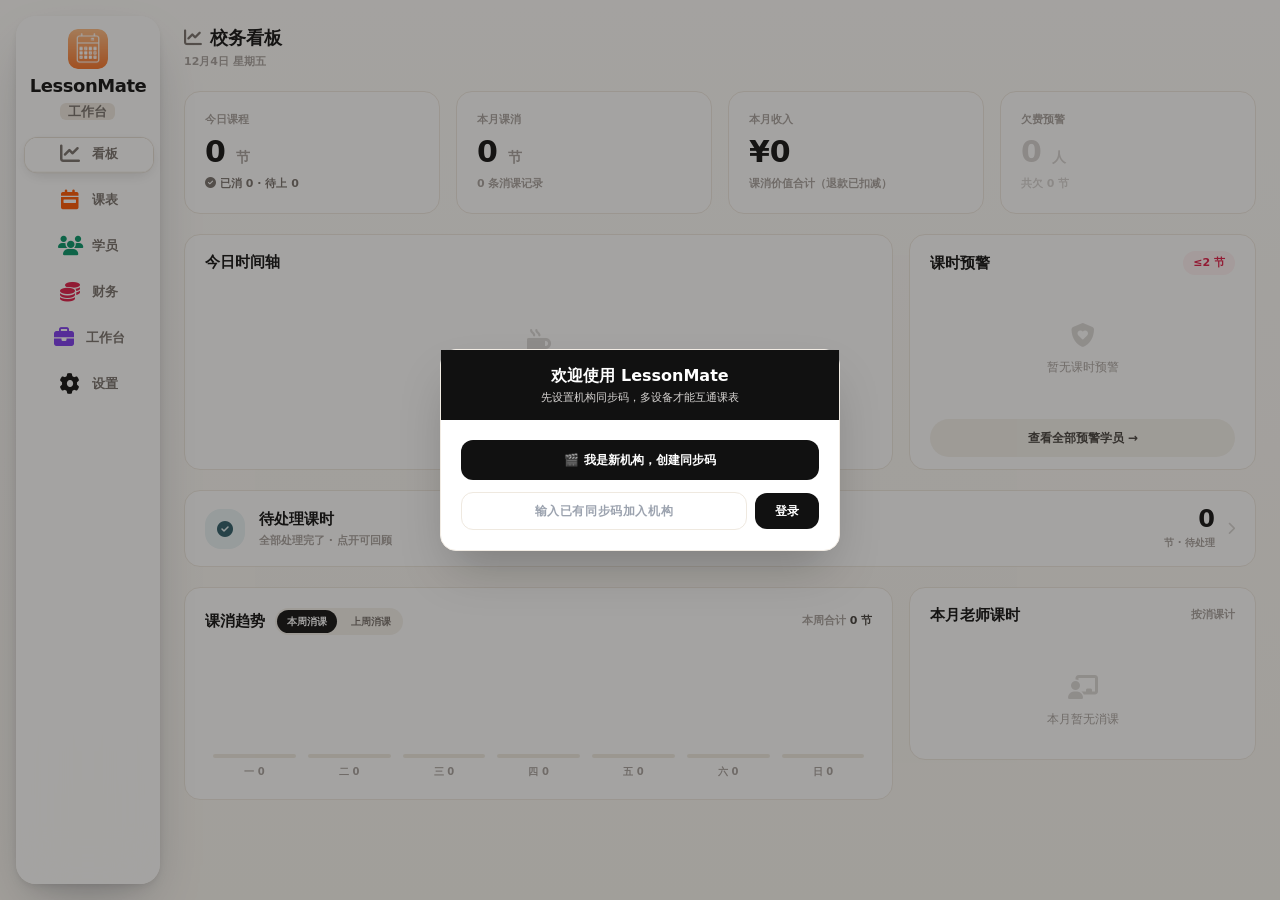
<file: index.html>
<!DOCTYPE html>
<html lang="zh-CN">
<head>
  <meta charset="UTF-8">
  <meta name="viewport" content="width=device-width, initial-scale=1.0">
  <title>LessonMate - 智能教务排课系统</title>
  <meta name="theme-color" content="#fafaf9">
  <link rel="icon" type="image/svg+xml" href="assets/logo.svg">
  <link rel="apple-touch-icon" href="/icons/apple-touch-icon.png?v=7">
  <link rel="manifest" href="/manifest.json">
  <meta name="apple-mobile-web-app-title" content="LessonMate">
  <meta name="apple-mobile-web-app-capable" content="yes">
  <meta name="apple-mobile-web-app-status-bar-style" content="default">
  <script>
    // 手机屏自动跳转至专属手机版 (mobile.html)
    if (window.innerWidth < 768 && !location.search.includes('desktop=1')) {
      location.href = 'mobile.html';
    }
  </script>
  <!-- FontAwesome Icons -->
  <link rel="stylesheet" href="https://cdnjs.cloudflare.com/ajax/libs/font-awesome/6.4.0/css/all.min.css">
  <!-- Custom CSS -->
  <link rel="stylesheet" href="css/tokens.css?v=13">
  <link rel="stylesheet" href="css/styles.css?v=37">
  <link rel="stylesheet" href="css/legacy-tokens.css?v=15">
  <!-- GSAP 动效：本地内置优先（cdnjs 曾实测超时，CDN 挂掉会让全部 GSAP 动效静默消失）。
       本地缺失时才回落到 CDN；两者都失败也不影响功能——anim.js 检测不到 window.gsap 会退化为静态。 -->
  <script src="js/vendor/gsap.min.js?v=1"></script>
  <script>
    if (typeof window.gsap === 'undefined') {
      document.write('<script src="https://cdnjs.cloudflare.com/ajax/libs/gsap/3.12.5/gsap.min.js"><\/script>');
    }
  </script>
  <script src="js/anim.js?v=13"></script>
  <!-- Tailwind：预生成的静态样式（替代 cdn.tailwindcss.com 的运行时 JIT）。
       改完 class 要重新生成：tools\build-tailwind.cmd
       ⚠ 必须留在 </head> 之前（即所有自有样式之后），复刻 Play CDN 把 <style>
       append 到 head 末尾的层叠顺序；挪到前面会翻转优先级。 -->
  <link rel="stylesheet" href="css/tailwind.css?v=18">
</head>
<body class="text-[#111111] font-sans h-screen flex flex-col overflow-hidden select-none" style="background: var(--surface-page);">

  <!-- 顶栏 Header (仅课表视图保留；其他桌面页面隐藏，品牌已移入侧边栏) -->
  <header id="mainTopbar" class="header-hide-desktop bg-white/95 backdrop-blur-md border-b border-[#efe9e0] px-3 sm:px-5 md:pl-[184px] py-2 flex items-center justify-between shadow-2xs z-10 shrink-0">
    <!-- 中间：周次切换控制 & 老师筛选 -->
    <div class="flex items-center space-x-2 sm:space-x-3 overflow-x-auto max-w-full">
      <div class="flex items-center space-x-1 sm:space-x-1.5 bg-[#f5f2ec]/80 p-0.5 rounded-lg border border-[#efe9e0]/60 shrink-0">
        <button id="btnPrevWeek" class="px-2 py-1 rounded-md text-[#57534e] hover:bg-white hover:shadow-2xs transition text-xs font-medium flex items-center gap-1">
          <i class="fa-solid fa-chevron-left text-[10px]"></i> <span class="hidden sm:inline">上周</span>
        </button>
        <button id="btnToday" class="px-2.5 py-1 rounded-md bg-[#111111] text-white shadow-2xs hover:bg-[#2b2b2b] transition text-xs font-semibold">
          今天
        </button>
        <button id="btnNextWeek" class="px-2 py-1 rounded-md text-[#57534e] hover:bg-white hover:shadow-2xs transition text-xs font-medium flex items-center gap-1">
          <span class="hidden sm:inline">下周</span> <i class="fa-solid fa-chevron-right text-[10px]"></i>
        </button>
        <span id="currentWeekRange" class="px-1.5 text-xs sm:text-sm font-bold text-[#44403c] min-w-[130px] sm:min-w-[180px] text-center truncate">
          2026年9月1日 - 9月7日        </span>
        <button id="btnMonthView" class="px-2 py-1 rounded-md text-[#57534e] hover:bg-white hover:shadow-2xs transition text-xs font-medium flex items-center gap-1" title="月历总览">
          <i class="fa-regular fa-calendar text-[10px]"></i> <span class="hidden sm:inline">月历</span>
        </button>
      </div>

      <!-- 待排课学员抽屉入口（侧边栏内含财务面板）；月历视图下由 setCalendarViewMode 收起 -->
      <button id="btnBatchSchedule" class="px-2 py-1 rounded-md bg-[#f5f2ec]/80 border border-[#efe9e0]/60 text-[#57534e] hover:bg-white hover:shadow-2xs transition text-xs font-semibold flex items-center gap-1 shrink-0" title="待排课学生列表 / 财务面板">
        <i class="fa-solid fa-users text-[10px]"></i> <span class="hidden sm:inline">待排课</span>
      </button>

      <!-- 老师筛选下拉框 -->
      <div class="flex items-center space-x-1 bg-[#faf8f3]/80 border border-[#efe9e0]/80 px-2 py-1 rounded-lg text-xs font-semibold text-[#111111] shadow-2xs shrink-0">
        <i class="fa-solid fa-chalkboard-user text-[#78716c]"></i>
        <span class="hidden sm:inline">老师:</span>
        <select id="filterTeacherSelect" aria-label="筛选老师" class="bg-white border border-[#efe9e0] rounded-md px-1.5 py-0.5 text-xs font-bold text-[#111111] outline-none focus:ring-1 focus:ring-[#a8a29e]">
          <option value="all">全校老师 (全部)</option>
          <!-- 动态注入老师选项 -->
        </select>
      </div>

      <!-- 手机端 视图切换 (3日 / 7日) -->
      <div class="flex md:hidden items-center bg-[#f5f2ec] p-0.5 rounded-lg text-[11px] font-bold">
        <button id="btnMobileView3Day" class="mobile-view-btn active px-2 py-0.5 rounded-md bg-[#111111] text-white transition">3日</button>
        <button id="btnMobileView7Day" class="mobile-view-btn px-2 py-0.5 rounded-md text-[#57534e] transition">7日</button>
      </div>
    </div>

    <!-- 桌面端操作按钮 (手机端自动沉降至底栏或菜单) -->
    <div class="hidden md:flex items-center space-x-2 shrink-0">
      <!-- 快捷统计 -->
      <div class="hidden xl:flex items-center space-x-2.5 bg-[#faf8f3] px-2.5 py-1 rounded-lg border border-[#efe9e0] text-xs shrink-0">
        <div class="flex items-center gap-1">
          <span class="w-1.5 h-1.5 rounded-full bg-[#111111]"></span>
          <span class="text-[#78716c]">本周:</span>
          <span id="statWeeklyCourses" class="font-bold text-[#44403c]">0 节</span>
        </div>
        <div class="flex items-center gap-1">
          <span class="w-1.5 h-1.5 rounded-full bg-emerald-500"></span>
          <span class="text-[#78716c]">时长:</span>
          <span id="statWeeklyHours" class="font-bold text-emerald-700">0 小时</span>
        </div>
      </div>
    </div>

    <!-- 手机端 菜单入口按钮 -->
    <button id="btnOpenMobileMenu" aria-label="更多教务工具" class="md:hidden w-8 h-8 rounded-lg bg-[#f5f2ec] hover:bg-[#e7e5e4] text-[#44403c] flex items-center justify-center transition">
      <i class="fa-solid fa-ellipsis-vertical text-sm"></i>
    </button>
  </header>

  <!-- 主内容区 Main Layout -->
  <div class="flex flex-1 overflow-hidden relative">

    <!-- 左侧 主导航栏（桌面端图标条 / 手机端隐藏） -->
  <nav id="mainSideNav" class="hidden md:flex flex-col items-center w-36 bg-[#faf8f3] py-3 gap-1.5 shrink-0 z-20">
      <div id="navGliderDesktop" aria-hidden="true"></div>
      <!-- 品牌区：橙色 App 图标 + 双倍字号 -->
      <div class="flex flex-col items-center gap-2 mb-2 shrink-0">
        <img src="icons/icon-192.png?v=6" alt="LessonMate" class="w-10 h-10 rounded-[10px] shadow-xs">
        <div class="text-[18px] font-black text-[#111111] leading-none tracking-tight whitespace-nowrap">LessonMate</div>
        <div class="text-[13px] bg-[#efe9e0] text-[#78716c] px-2 py-0.5 rounded-md font-semibold leading-none">工作台</div>
      </div>
      <button class="nav-page-btn active flex flex-row items-center justify-center w-32 py-1.5 rounded-xl text-[13px] font-bold gap-2.5 transition text-[#78716c]" data-page="dashboard" title="看板">
        <i class="fa-solid fa-chart-line text-xl w-6 text-center fn-dashboard"></i><span>看板</span>
      </button>
      <button class="nav-page-btn flex flex-row items-center justify-center w-32 py-1.5 rounded-xl text-[13px] font-bold gap-2.5 transition text-[#78716c] hover:text-[#111111]" data-page="schedule" title="课表">
        <i class="fa-solid fa-calendar-week text-xl w-6 text-center fn-schedule"></i><span>课表</span>
      </button>
      <button class="nav-page-btn flex flex-row items-center justify-center w-32 py-1.5 rounded-xl text-[13px] font-bold gap-2.5 transition text-[#78716c] hover:text-[#111111]" data-page="students" title="学员">
        <i class="fa-solid fa-users text-xl w-6 text-center fn-students"></i><span>学员</span>
      </button>
      <button class="nav-page-btn flex flex-row items-center justify-center w-32 py-1.5 rounded-xl text-[13px] font-bold gap-2.5 transition text-[#78716c] hover:text-[#111111] relative" data-page="finance" title="财务">
        <i class="fa-solid fa-coins text-xl w-6 text-center fn-finance"></i><span>财务</span>
        <span id="navDebtBadge" class="hidden absolute top-1 right-1.5 w-2 h-2 rounded-full bg-rose-500"></span>
      </button>
      <button class="nav-page-btn flex flex-row items-center justify-center w-32 py-1.5 rounded-xl text-[13px] font-bold gap-2.5 transition text-[#78716c] hover:text-[#111111]" data-page="workbench" title="工作台 · 外部收入">
        <i class="fa-solid fa-briefcase text-xl w-6 text-center fn-workbench"></i><span>工作台</span>
      </button>
      <button class="nav-page-btn flex flex-row items-center justify-center w-32 py-1.5 rounded-xl text-[13px] font-bold gap-2.5 transition text-[#78716c] hover:text-[#111111]" data-page="settings" title="设置">
        <i class="fa-solid fa-gear text-xl w-6 text-center fn-settings"></i><span>设置</span>
      </button>
      <div class="flex-1"></div>
    </nav>  

    <!-- ============ 分页：校务看板 (新增) ============ -->
    <section id="pageDashboard" class="flex-1 overflow-y-auto custom-scrollbar bg-[#faf8f3] p-4 md:p-6">
      <div class="max-w-6xl mx-auto space-y-5">
        <div class="flex items-center justify-between flex-wrap gap-3">
          <div>
            <h2 class="text-lg font-black text-[#111111] flex items-center gap-2"><i class="fa-solid fa-chart-line text-[#78716c]"></i> 校务看板</h2>
            <div id="dashDateLabel" class="text-[11px] text-[#a8a29e] font-semibold mt-0.5"></div>
          </div>
        </div>
        <div id="dashKpiRow" class="grid grid-cols-2 lg:grid-cols-4 gap-4"><!-- KPI 卡动态渲染 --></div>
        <div class="grid grid-cols-1 lg:grid-cols-3 gap-4">
          <div class="lg:col-span-2 bg-white border border-[#efe9e0] rounded-2xl overflow-hidden">
            <div class="px-5 pt-4 pb-3 flex items-center justify-between">
              <div class="text-[15px] font-black text-[#111111]">今日时间轴</div>
              <span id="dashPendingBadge" class="hidden text-[11px] font-bold px-2.5 py-1 rounded-full bg-[#faf8f3] text-[#44403c]"></span>
            </div>
            <div id="dashTodayList"><!-- 今日课程动态渲染 --></div>
          </div>
          <div class="bg-white border border-[#efe9e0] rounded-2xl overflow-hidden self-start">
            <div class="px-5 pt-4 pb-3 flex items-center justify-between">
              <div class="text-[15px] font-black text-[#111111]">课时预警</div>
              <span class="text-[11px] font-bold px-2.5 py-1 rounded-full bg-rose-50 text-rose-600">≤2 节</span>
            </div>
            <div id="dashLowList"></div>
            <div class="px-5 py-3">
              <button id="btnDashGotoLow" class="w-full text-[12px] font-bold py-2.5 rounded-full bg-[#f5f2ec] text-[#44403c] hover:bg-[#e7e5e4] transition">查看全部预警学员 →</button>
            </div>
          </div>
        </div>
        <!-- 待处理课时（上课时间已过完、状态还挂在「待上」的课）：只留一张入口小卡，
             完整清单在点击后从底部滑出的二级页面（#modalPending）里，首页不再被积压顶长 -->
        <button id="dashPendingCard" type="button" class="w-full text-left bg-white border border-[#efe9e0] rounded-2xl px-5 py-4 flex items-center justify-between gap-4 hover:border-[#e0d8cb] transition group">
          <div class="flex items-center gap-3.5 min-w-0">
            <span id="dashPendingCardIcon" class="w-10 h-10 rounded-2xl flex items-center justify-center shrink-0" style="background:#FDF3E3;color:#B98235"><i class="fa-solid fa-circle-exclamation"></i></span>
            <div class="min-w-0">
              <div class="text-[15px] font-black text-[#111111]">待处理课时</div>
              <div id="dashPendingCardHint" class="text-[11px] font-semibold text-[#a8a29e] mt-0.5 truncate">上完还没点消课的课</div>
            </div>
          </div>
          <div class="flex items-center gap-3 shrink-0">
            <div class="text-right">
              <div id="dashPendingCardCount" class="text-2xl font-black text-[#111111] leading-none">0</div>
              <div class="text-[10px] font-bold text-[#a8a29e] mt-1">节 · 待处理</div>
            </div>
            <i class="fa-solid fa-chevron-right text-[#d6d3d1] text-[13px] group-hover:text-[#78716c] transition"></i>
          </div>
        </button>
        <!-- 待补课（近 7 天请假未补）：清单空时整卡隐藏 -->
        <div id="dashMakeupCard" class="hidden bg-white border border-[#efe9e0] rounded-2xl overflow-hidden">
          <div class="px-5 pt-4 pb-3 flex items-center justify-between flex-wrap gap-2">
            <div class="text-[15px] font-black text-[#111111] flex items-center gap-2"><i class="fa-solid fa-calendar-plus" style="color:#B98235"></i> 待补课</div>
            <span id="dashMakeupBadge" class="text-[11px] font-bold px-2.5 py-1 rounded-full bg-[#FEF3C7] text-[#7C4A03]"></span>
          </div>
          <div id="dashMakeupList"><!-- 近 7 天待补动态渲染 --></div>
        </div>
        <div class="grid grid-cols-1 lg:grid-cols-3 gap-4">
          <div class="lg:col-span-2 bg-white border border-[#efe9e0] rounded-2xl p-5">
            <div class="flex items-center justify-between mb-4 flex-wrap gap-2">
              <div class="flex items-center gap-2.5">
                <div class="text-[15px] font-black text-[#111111]">课消趋势</div>
                <div id="dashWeekTabs" class="flex items-center gap-1 bg-[#f5f2ec] p-0.5 rounded-full">
                  <button class="dash-week-tab text-[10px] font-bold px-2.5 py-1 rounded-full bg-[#111111] text-white" data-week="cur">本周消课</button>
                  <button class="dash-week-tab text-[10px] font-bold px-2.5 py-1 rounded-full bg-[#f5f2ec] text-[#78716c]" data-week="prev">上周消课</button>
                </div>
              </div>
              <div id="dashWeekSummary" class="text-[11px] font-semibold text-[#a8a29e]"></div>
            </div>
            <div id="dashWeekBars" class="flex items-end gap-3 h-32 px-2"></div>
          </div>
          <div class="bg-white border border-[#efe9e0] rounded-2xl overflow-hidden self-start">
            <div class="px-5 pt-4 pb-3 flex items-center justify-between">
              <div class="text-[15px] font-black text-[#111111]">本月老师课时</div>
              <span class="text-[11px] font-semibold text-[#a8a29e]">按消课计</span>
            </div>
            <div id="dashTeacherStats"></div>
          </div>
        </div>
        <div class="h-2"></div>
      </div>
    </section>

    <!-- ============ 分页：课表 (默认) ============ -->
    <section id="pageSchedule" class="flex-1 flex overflow-hidden hidden">

    <!-- 左侧：待排课学员侧边栏（点击"批量排课"按钮后弹出） -->
    <div id="batchSidebarBackdrop" class="hidden absolute inset-0 bg-[#1c1917]/30 z-20"></div>
    <aside id="sidebarStudent" class="absolute left-14 top-0 bottom-0 z-30 w-72 bg-white border-r border-[#efe9e0] flex-col shadow-2xl hidden">

      <!-- 侧边栏标题 & 搜索框 -->
      <div class="p-3 border-b border-[#f2ece4] space-y-2 bg-[#faf8f3]/50">
        <div class="flex items-center justify-between">
          <div class="flex items-center gap-1.5">
            <i class="fa-solid fa-users text-[#78716c] text-xs"></i>
            <h2 class="font-bold text-[#111111] text-xs">待排课学生列表</h2>
          </div>
          <div class="flex items-center gap-1">
            <span id="studentCountBadge" class="bg-[#f5f2ec] text-[#44403c] text-[11px] px-1.5 py-0.2 rounded-full font-semibold">0 人</span>
            <button id="btnCloseBatchSidebar" aria-label="关闭" class="w-5 h-5 rounded text-[#a8a29e] hover:text-rose-500 hover:bg-[#e7e5e4]/60 transition flex items-center justify-center" title="关闭">
              <i class="fa-solid fa-xmark text-[10px]"></i>
            </button>
          </div>
        </div>

        <!-- 搜索框 -->
        <div class="relative">
          <i class="fa-solid fa-magnifying-glass absolute left-2.5 top-2 text-[#a8a29e] text-[10px]"></i>
          <input type="text" id="searchStudentInput" aria-label="搜索学生" placeholder="搜索姓名/科目…" class="w-full pl-7 pr-2.5 py-1 text-xs bg-white border border-[#efe9e0] rounded-md focus:outline-none focus:ring-1 focus:ring-[#a8a29e] transition">
        </div>

        <!-- 分类筛选（抽屉只有 288px 宽，筛选按钮与两个下拉分两行，否则文字会被挤成竖排） -->
        <div class="flex flex-wrap items-center gap-1 text-xs">
          <button class="filter-student-btn active px-2 py-0.5 rounded text-[11px] font-medium transition whitespace-nowrap shrink-0" data-filter="unscheduled">待排课</button>
          <button class="filter-student-btn px-2 py-0.5 rounded text-[11px] text-[#57534e] hover:bg-[#e7e5e4]/60 transition whitespace-nowrap shrink-0" data-filter="low">预警(≤2)</button>
          <button class="filter-student-btn px-2 py-0.5 rounded text-[11px] text-[#57534e] hover:bg-[#e7e5e4]/60 transition whitespace-nowrap shrink-0" data-filter="scheduled">本周已排</button>
          <button class="filter-student-btn px-2 py-0.5 rounded text-[11px] text-[#57534e] hover:bg-[#e7e5e4]/60 transition whitespace-nowrap shrink-0" data-filter="all">全部</button>
        </div>
        <div class="flex items-center gap-1.5">
          <select id="studentTeacherFilter" aria-label="按老师筛选" class="flex-1 min-w-0 bg-white border border-[#efe9e0] rounded px-1 py-0.5 text-[11px] font-medium text-[#44403c] outline-none focus:ring-1 focus:ring-[#a8a29e]">
            <option value="all">全部老师</option>
          </select>
          <select id="studentCourseFilter" aria-label="按课程筛选" class="flex-1 min-w-0 bg-white border border-[#efe9e0] rounded px-1 py-0.5 text-[11px] font-medium text-[#44403c] outline-none focus:ring-1 focus:ring-[#a8a29e]">
            <option value="all">全部课程</option>
          </select>
        </div>
      </div>

      <!-- 学生列表可滚动容器 -->
      <div id="studentListContainer" class="flex-1 overflow-y-auto p-3 space-y-2 custom-scrollbar">
        <!-- 动态生成 student card -->
      </div>

      <!-- 财务看板（移植自 Teacher-manager：本月课消/课消价值/待消存量/欠课名单） -->
      <div id="financePanel" class="border-t border-[#f2ece4] p-3 bg-[#faf8f3]/60 shrink-0 max-h-72 overflow-y-auto custom-scrollbar">
        <!-- 由 updateFinancePanel() 动态渲染 -->
      </div>
    </aside>

    <!-- 右侧：周日历视图 Main Calendar View -->
    <main class="flex-1 bg-[#faf8f3] flex flex-col overflow-hidden relative">



      <!-- 月历总览视图（对齐手机版：大标题 + 无框格子 + 学员色圆点 + 右侧当日安排） -->
      <div id="monthViewWrap" class="hidden flex-1 overflow-hidden">
        <div class="flex-1 flex flex-col overflow-hidden bg-white">
          <div class="flex items-center justify-between px-6 pt-4 pb-2 shrink-0">
            <div id="monthViewTitle" class="text-[20px] font-extrabold text-[#111111] tracking-tight">2026年10月</div>
            <div class="flex items-center gap-1 bg-[#f5f2ec] p-0.5 rounded-full">
              <button id="btnMonthPrev" aria-label="上一月" class="w-7 h-7 rounded-full flex items-center justify-center text-[#57534e] hover:bg-[#e7e5e4] transition"><i class="fa-solid fa-chevron-left text-[10px]"></i></button>
              <button id="btnMonthToday" class="px-3.5 h-7 rounded-full bg-[#111111] hover:bg-[#2b2b2b] text-white text-xs font-bold transition">今天</button>
              <button id="btnMonthNext" aria-label="下一月" class="w-7 h-7 rounded-full flex items-center justify-center text-[#57534e] hover:bg-[#e7e5e4] transition"><i class="fa-solid fa-chevron-right text-[10px]"></i></button>
            </div>
          </div>
          <div class="grid grid-cols-7 px-4 shrink-0">
            <div class="py-1 text-center text-[11px] font-bold text-[#a8a29e]">周一</div>
            <div class="py-1 text-center text-[11px] font-bold text-[#a8a29e]">周二</div>
            <div class="py-1 text-center text-[11px] font-bold text-[#a8a29e]">周三</div>
            <div class="py-1 text-center text-[11px] font-bold text-[#a8a29e]">周四</div>
            <div class="py-1 text-center text-[11px] font-bold text-[#a8a29e]">周五</div>
            <div class="py-1 text-center text-[11px] font-bold text-[#a8a29e]">周六</div>
            <div class="py-1 text-center text-[11px] font-bold text-[#a8a29e]">周日</div>
          </div>
          <!-- 网格自身不滚动：行高由 auto-rows-fr 均分铺满，事件多到放不下时由格子内部滚动 -->
          <div class="flex-1 overflow-hidden px-4 pb-4">
            <div id="monthViewGrid" class="h-full overflow-hidden grid grid-cols-7 auto-rows-fr border border-[#efe9e0]"></div>
          </div>
        </div>
        <aside class="w-[380px] shrink-0 border-l border-[#efe9e0] bg-[#faf8f3] flex flex-col overflow-hidden">
          <div class="px-4 pt-4 pb-2 flex items-center justify-between shrink-0">
            <div id="monthDayTitle" class="text-sm font-bold text-[#111111]"></div>
            <button id="btnMonthGotoWeek" class="text-xs font-bold text-[#78716c] hover:text-[#111111] transition">查看周课表 →</button>
          </div>
          <div id="monthDayList" class="flex-1 overflow-y-auto custom-scrollbar px-4 pb-4 space-y-2.5"></div>
        </aside>
      </div>

      <!-- 日历头部：星期 标题行 -->
      <div id="weekHeaderRow" class="bg-white border-b border-[#efe9e0] flex items-center shadow-2xs z-10 overflow-x-auto">
        <!-- 时间轴对齐空白列 -->
        <div class="w-12 sm:w-16 shrink-0 py-2.5 text-center text-xs text-[#a8a29e] font-semibold border-r border-[#f2ece4]">
          时间
        </div>
        <!-- 动态 标题列 -->
        <div id="calendarHeaderDays" class="grid grid-cols-7 flex-1 divide-x divide-[#f2ece4] min-w-[320px]">
          <!-- 动态渲染 7天/3天 header -->
        </div>
      </div>

      <!-- 日历主格体 (时间轴 + 日历表格) -->
      <div id="calendarBodyScroll" class="flex-1 overflow-y-auto relative custom-scrollbar">
        <div class="flex min-h-[832px] relative">

          <!-- 08:00 - 21:00 时间刻度轴 -->
          <div class="w-12 sm:w-16 shrink-0 bg-[#faf8f3]/80 border-r border-[#efe9e0] text-xs text-[#a8a29e] font-mono flex flex-col justify-between py-2 select-none">
            <div class="time-slot-label">08:00</div>
            <div class="time-slot-label">09:00</div>
            <div class="time-slot-label">10:00</div>
            <div class="time-slot-label">11:00</div>
            <div class="time-slot-label">12:00</div>
            <div class="time-slot-label">13:00</div>
            <div class="time-slot-label">14:00</div>
            <div class="time-slot-label">15:00</div>
            <div class="time-slot-label">16:00</div>
            <div class="time-slot-label">17:00</div>
            <div class="time-slot-label">18:00</div>
            <div class="time-slot-label">19:00</div>
            <div class="time-slot-label">20:00</div>
            <div class="time-slot-label">21:00</div>
          </div>

          <!-- 日历列网格容器 -->
          <div id="calendarGridColumns" class="grid grid-cols-7 flex-1 divide-x divide-[#efe9e0]/80 relative min-w-[320px]">
            <!-- 动态渲染 Day Column -->
          </div>

          <!-- 时间网格水平线 -->
          <div class="absolute inset-0 left-12 sm:left-16 pointer-events-none grid grid-rows-13 divide-y divide-[#efe9e0]/40">
            <div></div><div></div><div></div><div></div><div></div><div></div><div></div><div></div><div></div><div></div><div></div><div></div><div></div>
          </div>

        </div>
      </div>

    </main>

    <!-- 课表页悬浮新增按钮（对齐手机版 FAB）：随 pageSchedule 显隐 -->
    <!-- From Uiverse.io by LightAndy1（MIT）：圆形按钮 + 外围深色底环 + 悬停胶囊标签滑出 -->
    <div class="lm-fab-anchor hidden md:block">
      <button id="fabNewSchedule" class="tooltip-container" aria-label="新增排课" title="新增排课">
        <span class="icon"><i class="fa-solid fa-plus"></i></span>
        <span class="tooltip" aria-hidden="true">新增排课</span>
      </button>
    </div>

    <!-- FAB 选学员弹层：桌面排课弹窗需绑定学员，先选人再进排课 -->
    <div id="fabStudentPickerBackdrop" class="hidden fixed inset-0 z-30"></div>
    <div id="fabStudentPicker" class="hidden fixed right-6 bottom-24 z-40 w-64 max-h-80 overflow-y-auto custom-scrollbar bg-white border border-[#efe9e0] rounded-2xl shadow-xl p-2">
      <div class="text-[11px] font-bold text-[#78716c] px-2 pt-1.5 pb-1">选择学员开始排课</div>
      <div id="fabStudentList" class="space-y-0.5"></div>
    </div>

    </section><!-- /pageSchedule -->

    <!-- ============ 分页：学员 ============ -->
    <section id="pageStudents" class="flex-1 overflow-y-auto custom-scrollbar bg-[#faf8f3] hidden p-4 md:p-6">
      <div class="max-w-3xl mx-auto space-y-4">
        <div class="flex items-center justify-between">
          <h2 class="text-lg font-black text-[#111111] flex items-center gap-2"><i class="fa-solid fa-users text-[#78716c]"></i> 学员管理</h2>
          <button id="btnPageNewStudent" class="px-3 py-2 bg-[#ff5600] text-white rounded-xl text-xs font-bold hover:bg-[#2b2b2b] transition flex items-center gap-1.5">
            <i class="fa-solid fa-user-plus text-xs"></i> 新建学员
          </button>
        </div>
        <div id="studentScopeTabs" class="flex items-center gap-1.5">
          <button type="button" data-student-scope="active" class="px-3 py-1.5 rounded-full text-[11px] font-bold transition">在读 <span data-scope-count="active">0</span></button>
          <button type="button" data-student-scope="archived" class="px-3 py-1.5 rounded-full text-[11px] font-bold transition">历史学员 <span data-scope-count="archived">0</span></button>
        </div>
        <div id="pageStudentsList" class="grid grid-cols-1 sm:grid-cols-2 gap-3">
          <!-- 动态渲染学员卡片（完整版） -->
        </div>
      </div>
    </section>

    <!-- ============ 分页：财务 ============ -->
    <section id="pageFinance" class="flex-1 overflow-y-auto custom-scrollbar bg-[#faf8f3] hidden p-4 md:p-6">
      <div class="max-w-6xl mx-auto space-y-4">
        <h2 class="text-lg font-black text-[#111111] flex items-center gap-2"><i class="fa-solid fa-coins text-[#78716c]"></i> 财务经营</h2>
        <div id="pageFinanceContent" class="space-y-4">
          <!-- 动态渲染：本月经营 + 收入明细 + 欠课名单 -->
        </div>
      </div>
    </section>

    <!-- ============ 分页：工作台（外部收入：演出 / 排练 / 伴奏） ============ -->
    <!-- 记的是课时以外的活动收入，**不进课消 KPI、不进 checkInLogs**（AGENTS 第 70 条）。
         字段对齐 Jackson 的 Notion 表：类型 / 单位 / 活动 / 金额 / 收款状态 / 开始时间 / 结束时间 -->
    <section id="pageWorkbench" class="flex-1 overflow-y-auto custom-scrollbar bg-[#faf8f3] hidden p-4 md:p-6">
      <div class="max-w-6xl mx-auto space-y-4">
        <div class="flex items-start justify-between flex-wrap gap-3">
          <div>
            <h2 class="text-lg font-black text-[#111111] flex items-center gap-2"><i class="fa-solid fa-briefcase text-[#78716c]"></i> 工作台 · 外部收入</h2>
            <div class="text-[11px] text-[#a8a29e] font-semibold mt-0.5">演出 / 排练 / 伴奏等课时以外的活动收入，单独记账（不计入课消 KPI）</div>
          </div>
          <div class="flex items-center gap-2 flex-wrap">
            <div class="px-2.5 py-1.5 rounded-lg bg-[#f5f2ec]/80 border border-[#efe9e0]/60 text-[11px] font-bold text-[#57534e]">按项目汇总 · 全部记录</div>
            <button id="btnExtAdd" class="px-3.5 py-2 rounded-xl bg-[#111111] text-white text-xs font-bold hover:bg-[#2b2b2b] transition flex items-center gap-1.5">
              <i class="fa-solid fa-folder-plus"></i> 新建项目
            </button>
          </div>
        </div>
        <div id="extKpiRow" class="grid grid-cols-2 lg:grid-cols-4 gap-4"><!-- KPI 卡动态渲染 --></div>
        <div class="bg-white border border-[#efe9e0] rounded-2xl flex items-center justify-between gap-3 px-4 py-3 flex-wrap">
          <div id="extListTitle" class="text-[13px] font-bold text-[#111111]">本月记录</div>
          <div class="flex items-center gap-2 flex-wrap">
            <div class="flex items-center gap-1.5">
              <i class="fa-solid fa-user-tie text-[#78716c] text-xs"></i>
              <label for="extTeacherSelect" class="text-[11px] font-bold text-[#57534e]">老师</label>
              <select id="extTeacherSelect" class="bg-white border border-[#efe9e0] rounded-lg px-2 py-1 text-[11px] font-bold text-[#111111] outline-none focus:ring-1 focus:ring-[#a8a29e] cursor-pointer max-w-[160px]"></select>
            </div>
            <div id="extFilterBar" class="flex items-center gap-1 bg-[#f5f2ec] p-0.5 rounded-lg text-[11px] font-bold">
            <button data-ext-filter="all" class="px-2.5 py-1 rounded-md bg-white shadow-2xs text-[#111111] transition">全部</button>
            <button data-ext-filter="unpaid" class="px-2.5 py-1 rounded-md text-[#78716c] transition">待收</button>
            <button data-ext-filter="paid" class="px-2.5 py-1 rounded-md text-[#78716c] transition">已收</button>
          </div>
          </div>
        </div>
        <div id="extListBody" class="grid grid-cols-1 xl:grid-cols-2 gap-3"><!-- 一项目一张卡，点开看活动明细 --></div>
      </div>
    </section>

    <!-- ============ 分页：设置 ============ -->
    <section id="pageSettings" class="flex-1 overflow-y-auto custom-scrollbar bg-[#faf8f3] hidden p-4 md:p-6">
      <div class="max-w-3xl mx-auto space-y-4">
        <h2 class="text-lg font-black text-[#111111] flex items-center gap-2"><i class="fa-solid fa-gear text-[#78716c]"></i> 设置与工具</h2>
        <div class="grid grid-cols-1 sm:grid-cols-2 gap-3">
          <button id="btnPageCloudSync" class="p-4 bg-white border border-[#efe9e0] rounded-2xl text-left hover:border-[#e3dbd0] hover:shadow-sm transition">
            <div class="font-bold text-sm text-[#111111] flex items-center gap-2"><i class="fa-solid fa-cloud-arrow-up text-[#78716c]"></i> 实时云同步</div>
            <div class="text-[11px] text-[#a8a29e] mt-1">设置机构专属同步码，多设备实时互通</div>
          </button>
          <button id="btnPageManageTeachers" class="p-4 bg-white border border-[#efe9e0] rounded-2xl text-left hover:border-[#e3dbd0] hover:shadow-sm transition">
            <div class="font-bold text-sm text-[#111111] flex items-center gap-2"><i class="fa-solid fa-chalkboard-user text-[#78716c]"></i> 教师管理</div>
            <div class="text-[11px] text-[#a8a29e] mt-1">添加或编辑任课老师</div>
          </button>
          <button id="btnPageCourseTypes" class="p-4 bg-white border border-[#efe9e0] rounded-2xl text-left hover:border-[#e3dbd0] hover:shadow-sm transition">
            <div class="font-bold text-sm text-[#111111] flex items-center gap-2"><i class="fa-solid fa-tags text-[#44403c]"></i> 课程类型管理</div>
            <div class="text-[11px] text-[#a8a29e] mt-1">统一科目名称，排课与建课包时下拉选用</div>
          </button>
          <button id="btnPageIcsCalendar" class="p-4 bg-white border border-[#efe9e0] rounded-2xl text-left hover:border-[#e3dbd0] hover:shadow-sm transition">
            <div class="font-bold text-sm text-[#111111] flex items-center gap-2"><i class="fa-solid fa-bell text-[#78716c]"></i> 上课提醒订阅</div>
            <div class="text-[11px] text-[#a8a29e] mt-1">复制老师专属链接，iPhone 日历订阅后每节课提前 15 分钟提醒</div>
          </button>
          <button id="btnPageImport" class="p-4 bg-white border border-[#efe9e0] rounded-2xl text-left hover:border-[#e3dbd0] hover:shadow-sm transition">
            <div class="font-bold text-sm text-[#111111] flex items-center gap-2"><i class="fa-solid fa-file-import text-[#78716c]"></i> 导入数据</div>
            <div class="text-[11px] text-[#a8a29e] mt-1">导入 JS/JSON 课表数据文件或文本</div>
          </button>
          <button id="btnPageHistoryImport" class="p-4 bg-white border border-[#efe9e0] rounded-2xl text-left hover:border-[#e3dbd0] hover:shadow-sm transition">
            <div class="font-bold text-sm text-[#111111] flex items-center gap-2"><i class="fa-solid fa-clock-rotate-left text-[#78716c]"></i> 导入历史消课</div>
            <div class="text-[11px] text-[#a8a29e] mt-1">把换系统之前上过的课从 CSV 表格补进来</div>
          </button>
          <button id="btnPageExport" class="p-4 bg-white border border-[#efe9e0] rounded-2xl text-left hover:border-[#e3dbd0] hover:shadow-sm transition">
            <div class="font-bold text-sm text-[#111111] flex items-center gap-2"><i class="fa-solid fa-download text-[#78716c]"></i> 导出数据</div>
            <div class="text-[11px] text-[#a8a29e] mt-1">备份全部学员、课表与财务数据</div>
          </button>
          <button id="btnPageClearAll" class="p-4 bg-rose-50 border border-rose-200 rounded-2xl text-left hover:border-rose-300 transition">
            <div class="font-bold text-sm text-rose-700 flex items-center gap-2"><i class="fa-solid fa-trash-can text-rose-600"></i> 清空数据</div>
            <div class="text-[11px] text-rose-400 mt-1">清空全部学员与课程，重新开始</div>
          </button>
        </div>
      </div>
    </section>

  </div>

  <!-- 手机端专属 底部浮动快捷操作栏 -->
  <div id="mobileBottomNav" class="md:hidden bg-white/95 backdrop-blur-md border-t border-[#efe9e0] px-2 py-2 flex items-center justify-around z-30 shadow-lg">
    <button id="mnavSchedule" class="mnav-btn flex flex-col items-center text-[#78716c] font-bold text-[10px] gap-0.5 px-1" data-page="schedule">
      <i class="fa-solid fa-calendar-week text-sm"></i>
      <span>课表</span>
    </button>
    <button id="btnMobileOpenStudents" class="mnav-btn flex flex-col items-center text-[#44403c] font-semibold text-[10px] gap-0.5 px-1" data-page="students">
      <i class="fa-solid fa-users text-sm"></i>
      <span>学员</span>
    </button>
    <button id="mnavFinance" class="mnav-btn flex flex-col items-center text-[#44403c] font-semibold text-[10px] gap-0.5 px-1 relative" data-page="finance">
      <i class="fa-solid fa-coins text-sm text-[#78716c]"></i>
      <span>财务</span>
      <span id="mnavDebtBadge" class="hidden absolute top-0 right-1 w-2 h-2 rounded-full bg-rose-500"></span>
    </button>
    <button id="btnMobileNewStudent" class="flex flex-col items-center text-[#44403c] font-semibold text-[11px] gap-0.5">
      <i class="fa-solid fa-user-plus text-sm text-[#111111]"></i>
      <span>新建学员</span>
    </button>
    <button id="mnavSettings" class="mnav-btn flex flex-col items-center text-[#44403c] font-semibold text-[10px] gap-0.5 px-1" data-page="settings">
      <i class="fa-solid fa-gear text-sm text-[#57534e]"></i>
      <span>设置</span>
    </button>
  </div>

  <!-- 待处理课时（二级页面）：从屏幕下沿滑出，点首页小卡进入。
       列表内容由 renderPendingSheet() 渲染；样式与手机端同构（styles.css 的 .lm-sheet 负责上滑） -->
  <div id="modalPending" role="dialog" aria-modal="true" aria-labelledby="modalPendingTitle" class="fixed inset-0 bg-[#1c1917]/40 backdrop-blur-xs flex items-end justify-center z-50 hidden transition-opacity">
    <div class="lm-sheet modal-box bg-white w-full max-w-3xl max-h-[82vh] flex flex-col overflow-hidden" style="border-radius:24px 24px 0 0;box-shadow:0 -20px 60px rgba(17,17,17,0.18)">
      <div class="px-6 pt-5 pb-4 flex items-start justify-between gap-3 border-b border-[#f2ece4] shrink-0">
        <div class="min-w-0">
          <h3 id="modalPendingTitle" class="text-base font-black text-[#111111] flex items-center gap-2"><i class="fa-solid fa-circle-exclamation" style="color:#B98235"></i> 待处理课时</h3>
          <div id="modalPendingSub" class="text-[11px] font-semibold text-[#a8a29e] mt-1"></div>
        </div>
        <button id="btnClosePending" aria-label="关闭" class="text-[#a8a29e] hover:text-[#111111] transition shrink-0"><i class="fa-solid fa-xmark text-xl"></i></button>
      </div>
      <div id="modalPendingList" class="flex-1 overflow-y-auto custom-scrollbar"><!-- 动态渲染 --></div>
      <div class="px-6 py-3 border-t border-[#f2ece4] text-[11px] font-semibold text-[#a8a29e] shrink-0">点整行可记请假 / 改期 / 删除；右侧「消课」直接扣课时并记一笔流水</div>
    </div>
  </div>

  <!-- 手机端菜单 弹窗 Sheet -->
  <div id="modalMobileMenu" role="dialog" aria-modal="true" aria-label="更多教务工具" class="fixed inset-0 bg-[#1c1917]/40 backdrop-blur-xs flex items-end justify-center z-50 hidden transition-opacity">
    <div class="bg-white rounded-t-3xl shadow-2xl border-t border-[#efe9e0] w-full p-6 space-y-4 text-xs transform transition-all scale-100 modal-box">
      <div class="flex items-center justify-between pb-3 border-b border-[#f2ece4]">
        <h3 class="font-bold text-base text-[#111111]">更多教务工具</h3>
        <button id="btnCloseMobileMenu" aria-label="关闭" class="text-[#a8a29e] hover:text-[#44403c] transition">
          <i class="fa-solid fa-xmark text-lg"></i>
        </button>
      </div>

      <div class="grid grid-cols-2 gap-3 text-xs font-semibold">
        <button id="btnMobileManageTeachers" class="p-3 bg-[#faf8f3] border border-[#efe9e0]/80 text-[#111111] rounded-2xl flex items-center gap-2">
          <i class="fa-solid fa-chalkboard-user text-[#78716c] text-base"></i>
          <span>教师管理</span>
        </button>
        <button id="btnMobileImport" class="p-3 bg-[#faf8f3] border border-[#efe9e0]/80 text-[#111111] rounded-2xl flex items-center gap-2">
          <i class="fa-solid fa-file-import text-[#78716c] text-base"></i>
          <span>导入课表</span>
        </button>
        <button id="btnMobileHistoryImport" class="p-3 bg-[#faf8f3] border border-[#efe9e0]/80 text-[#111111] rounded-2xl flex items-center gap-2">
          <i class="fa-solid fa-clock-rotate-left text-[#78716c] text-base"></i>
          <span>导入历史消课</span>
        </button>
        <button id="btnMobileExport" class="p-3 bg-[#faf8f3] border border-[#efe9e0]/80 text-[#111111] rounded-2xl flex items-center gap-2">
          <i class="fa-solid fa-download text-[#57534e] text-base"></i>
          <span>导出课表</span>
        </button>
        <button id="btnMobileReset" class="p-3 bg-rose-50 border border-rose-200/80 text-rose-700 rounded-2xl flex items-center gap-2">
          <i class="fa-solid fa-rotate-left text-rose-500 text-base"></i>
          <span>重置演示</span>
        </button>
      </div>
    </div>
  </div>

  <!-- 排课 Modal 弹窗 -->
  <div id="modalSchedule" role="dialog" aria-modal="true" aria-labelledby="modalScheduleTitle" class="fixed inset-0 bg-[#1c1917]/40 backdrop-blur-xs flex items-center sm:items-center justify-center z-50 hidden transition-opacity p-2 sm:p-0">
    <div class="bg-white rounded-2xl sm:rounded-2xl shadow-2xl border border-[#f2ece4] w-full sm:w-[480px] max-h-[92vh] overflow-y-auto transform transition-all scale-95 opacity-0 modal-box">
      <div class="bg-gradient-to-r from-[#111111] to-[#2b2b2b] px-5 py-3.5 text-white flex items-center justify-between">
        <div class="flex items-center gap-2">
          <i class="fa-solid fa-calendar-plus text-base"></i>
          <h3 id="modalScheduleTitle" class="font-bold text-sm sm:text-base">安排新课程</h3>
        </div>
        <button id="btnCloseScheduleModal" aria-label="关闭" class="text-white/80 hover:text-white transition">
          <i class="fa-solid fa-xmark text-lg"></i>
        </button>
      </div>

      <form id="formSchedule" autocomplete="off" class="p-5 space-y-3.5 text-xs">
        <input type="hidden" id="inputScheduleId">
        <input type="hidden" id="inputStudentId">
        <!-- 补课：指向被补的那节请假课（空 = 普通排课） -->
        <input type="hidden" id="inputMakeupOfId">
        <div id="makeupBanner" class="hidden text-[11px] font-semibold rounded-xl px-3 py-2 flex items-center gap-2" style="background:#DAE9E3;color:#2E5D68">
          <i class="fa-solid fa-arrows-rotate"></i><span id="makeupBannerText"></span>
        </div>

        <div class="bg-[#faf8f3]/70 border border-[#efe9e0] rounded-xl p-2.5 flex items-center justify-between">
          <div class="flex items-center gap-2.5">
            <div id="modalStudentAvatar" class="w-8 h-8 rounded-full bg-[#111111] text-white flex items-center justify-center font-bold text-xs">
              张
            </div>
            <div>
              <div id="modalStudentName" class="font-bold text-xs sm:text-sm text-[#111111]">张伟</div>
              <div id="modalStudentMeta" class="text-[#78716c] text-[11px]">钢琴 | 剩余 8 课时</div>
            </div>
          </div>
          <span class="bg-[#e7e5e4]/60 text-[#111111] text-[11px] font-semibold px-2 py-0.5 rounded-md">待排课</span>
        </div>

        <div class="grid grid-cols-2 gap-2.5">
          <div>
            <label class="block font-medium text-[#44403c] mb-1">上课日期</label>
            <input type="date" id="inputCourseDate" required class="w-full px-2.5 py-1.5 border border-[#efe9e0] rounded-lg focus:ring-1 focus:ring-[#a8a29e] outline-none">
          </div>
          <div>
            <label class="block font-medium text-[#44403c] mb-1">开始时间</label>
            <input type="text" id="inputStartTime" data-time24 required placeholder="HH:MM" class="w-full px-2.5 py-1.5 border border-[#efe9e0] rounded-lg focus:ring-1 focus:ring-[#a8a29e] outline-none">
          </div>
        </div>

        <div class="grid grid-cols-2 gap-2.5">
          <div>
            <label class="block font-medium text-[#44403c] mb-1">本次上课课程 <span class="text-rose-500">*</span></label>
            <select id="selectStudentCourse" required class="w-full px-2.5 py-1.5 border border-[#efe9e0] rounded-lg focus:ring-1 focus:ring-[#a8a29e] outline-none bg-white font-semibold text-[#111111]">
            </select>
          </div>
          <div>
            <label class="block font-medium text-[#44403c] mb-1">课程时长</label>
            <div class="flex items-center gap-2">
              <input type="number" id="selectDuration" min="5" max="240" step="5" value="45" inputmode="numeric" required class="w-full px-2.5 py-1.5 border border-[#efe9e0] rounded-lg focus:ring-1 focus:ring-[#a8a29e] outline-none bg-white font-semibold text-[#111111]">
              <span class="text-xs text-[#a8a29e] font-semibold shrink-0">分钟</span>
            </div>
            <div id="desktopDurationHint" class="text-[10px] text-[#a8a29e] mt-0.5">5 分钟为单位 · 45 分钟 = 1 课时</div>
          </div>
        </div>

        <div>
          <label class="block font-medium text-[#44403c] mb-1">本次科目 <span class="text-[#a8a29e] font-normal">(选填，从课程类型里选或直接输入新科目)</span></label>
          <input type="text" id="inputSubject" list="courseTypesList" autocomplete="off" placeholder="留空则默认等于上方课程包名称"
                 class="w-full px-2.5 py-1.5 border border-[#efe9e0] rounded-lg focus:ring-1 focus:ring-[#a8a29e] outline-none bg-white text-[#111111]">
          <div id="subjectHint" class="text-[10px] text-[#a8a29e] mt-0.5">只影响课表显示与统计；扣课时仍按上方课程包</div>
        </div>

        <div class="grid grid-cols-2 gap-2.5">
          <div>
            <label class="block font-medium text-[#44403c] mb-1">主讲老师 <span class="text-rose-500">*</span></label>
            <select id="selectTeacher" required class="w-full px-2.5 py-1.5 border border-[#efe9e0] rounded-lg focus:ring-1 focus:ring-[#a8a29e] outline-none bg-white font-semibold text-[#111111]">
            </select>
          </div>
          <div>
            <label class="block font-medium text-[#44403c] mb-1">共上/助教老师 <span class="text-[#a8a29e] font-normal">(选填)</span></label>
            <select id="selectAssistantTeacher" class="w-full px-2.5 py-1.5 border border-[#efe9e0] rounded-lg focus:ring-1 focus:ring-[#a8a29e] outline-none bg-white text-[#111111]">
              <option value="">无 (仅单师上课)</option>
            </select>
          </div>
        </div>

        <div class="grid grid-cols-2 gap-2.5">
          <div>
            <label class="block font-medium text-[#44403c] mb-1">上课课室/教室 <span class="text-rose-500">*</span></label>
            <input type="text" id="inputRoom" list="roomOptions" placeholder="如：琴房 101" required class="w-full px-2.5 py-1.5 border border-[#efe9e0] rounded-lg focus:ring-1 focus:ring-[#a8a29e] outline-none font-semibold text-[#111111]">
            <datalist id="roomOptions">
              <option value="琴房 101"></option>
              <option value="琴房 102"></option>
              <option value="琴房 103"></option>
              <option value="声乐教室 A"></option>
              <option value="声乐教室 B"></option>
              <option value="综合教室 201"></option>
            </datalist>
          </div>
          <div class="hidden">
            <label class="block font-medium text-[#44403c] mb-1">标识卡片颜色</label>
            <div class="flex items-center space-x-2 pt-1">
              <label class="cursor-pointer"><input type="radio" name="colorTheme" value="amber" checked aria-label="卡片颜色：奶油杏" class="sr-only peer"><span class="w-5 h-5 rounded-full bg-[#FDE8D3] inline-block peer-checked:ring-2 peer-checked:ring-offset-1 peer-checked:ring-[#8A5A28] transition"></span></label>
              <label class="cursor-pointer"><input type="radio" name="colorTheme" value="emerald" aria-label="卡片颜色：灰绿" class="sr-only peer"><span class="w-5 h-5 rounded-full bg-[#CFD6C4] inline-block peer-checked:ring-2 peer-checked:ring-offset-1 peer-checked:ring-[#47523C] transition"></span></label>
              <label class="cursor-pointer"><input type="radio" name="colorTheme" value="sky" aria-label="卡片颜色：雾蓝" class="sr-only peer"><span class="w-5 h-5 rounded-full bg-[#99CDD8] inline-block peer-checked:ring-2 peer-checked:ring-offset-1 peer-checked:ring-[#2E5D68] transition"></span></label>
              <label class="cursor-pointer"><input type="radio" name="colorTheme" value="purple" aria-label="卡片颜色：鼠尾草绿" class="sr-only peer"><span class="w-5 h-5 rounded-full bg-[#A7B2A4] inline-block peer-checked:ring-2 peer-checked:ring-offset-1 peer-checked:ring-[#6F7C6C] transition"></span></label>
              <label class="cursor-pointer"><input type="radio" name="colorTheme" value="rose" aria-label="卡片颜色：陶粉" class="sr-only peer"><span class="w-5 h-5 rounded-full bg-[#F3C3B2] inline-block peer-checked:ring-2 peer-checked:ring-offset-1 peer-checked:ring-[#7A4231] transition"></span></label>
              <label class="cursor-pointer"><input type="radio" name="colorTheme" value="mint" aria-label="卡片颜色：青白" class="sr-only peer"><span class="w-5 h-5 rounded-full bg-[#DAE9E3] inline-block peer-checked:ring-2 peer-checked:ring-offset-1 peer-checked:ring-[#3F6257] transition"></span></label>
            </div>
          </div>
        </div>

        <!-- 重复排课（仅新增时显示） -->
        <div id="repeatOptionsBlock" class="bg-sky-50/70 border border-sky-100 rounded-xl p-2.5 space-y-2">
          <div class="grid grid-cols-2 gap-2.5">
            <div>
              <label class="block font-medium text-[#44403c] mb-1"><i class="fa-solid fa-repeat text-sky-500 mr-1"></i>重复排课</label>
              <select id="selectRepeatRule" class="w-full px-2.5 py-1.5 border border-[#efe9e0] rounded-lg focus:ring-1 focus:ring-sky-400 outline-none bg-white">
                <option value="none" selected>不重复 (仅本次)</option>
                <option value="weekly">每周同一时间</option>
                <option value="biweekly">隔周同一时间（每两周）</option>
              </select>
            </div>
            <div id="repeatEndDateWrap" class="hidden">
              <label class="block font-medium text-[#44403c] mb-1">重复到</label>
              <input type="date" id="inputRepeatEndDate" class="w-full px-2.5 py-1.5 border border-[#efe9e0] rounded-lg focus:ring-1 focus:ring-sky-400 outline-none">
            </div>
          </div>
          <div id="repeatHint" class="text-[10px] text-sky-600/80 hidden">💡 将按以上时间重复生成排课，冲突的日期自动跳过</div>
        </div>

        <!-- 系列课批量修改（仅编辑重复课时显示） -->
        <div id="seriesEditBlock" class="bg-indigo-50/70 border border-indigo-100 rounded-xl p-2.5 hidden">
          <label class="flex items-start gap-2 cursor-pointer">
            <input type="checkbox" id="chkApplyToSeries" class="mt-0.5 accent-indigo-500">
            <span class="text-[11px] text-indigo-900 leading-relaxed">
              <span class="font-bold"><i class="fa-solid fa-layer-group text-indigo-500 mr-1"></i>应用到整个系列</span><br>
              <span id="seriesEditHint" class="text-indigo-400">勾选后同步修改本节及之后的系列课程（日期 / 开始时间 / 时长 / 课室 / 老师 / 课程）</span>
            </span>
          </label>
        </div>

        <div>
          <label class="block font-medium text-[#44403c] mb-1">排课备注 (选填)</label>
          <textarea id="inputNotes" rows="2" placeholder="填写备课笔记…" class="w-full px-2.5 py-1.5 border border-[#efe9e0] rounded-lg focus:ring-1 focus:ring-[#a8a29e] outline-none resize-none"></textarea>
        </div>

        <div class="flex items-center justify-between pt-2 border-t border-[#f2ece4]">
          <button type="button" id="btnDeleteSchedule" class="px-3 py-1.5 text-rose-600 bg-rose-50 hover:bg-rose-100 rounded-xl font-semibold transition hidden">
            <i class="fa-solid fa-trash-can mr-1"></i> 删除
          </button>
          <div class="flex items-center space-x-2 ml-auto">
            <button type="button" id="btnCancelScheduleModal" class="px-3.5 py-1.5 text-[#57534e] bg-[#f5f2ec] hover:bg-[#e7e5e4] rounded-xl font-medium transition">
              取消
            </button>
            <button type="submit" class="px-4 py-1.5 bg-[#111111] hover:bg-[#2b2b2b] text-white rounded-xl font-semibold shadow-xs transition">
              保存排课
            </button>
          </div>
        </div>
      </form>
    </div>
  </div>

  <!-- 学员详情 Modal 弹窗 -->
  <div id="modalStudentDetail" role="dialog" aria-modal="true" aria-labelledby="studentDetailTitle" class="fixed inset-0 bg-[#1c1917]/40 backdrop-blur-xs flex items-center justify-center z-50 hidden transition-opacity p-2 sm:p-0">
    <div class="bg-white rounded-2xl shadow-2xl border border-[#f2ece4] w-full sm:w-[520px] max-h-[92vh] overflow-y-auto transform transition-all scale-95 opacity-0 modal-box">
      <div class="bg-[#111111] px-5 py-3.5 text-white flex items-center justify-between sticky top-0 z-10">
        <div class="flex items-center gap-2">
          <i class="fa-solid fa-user text-base"></i>
          <h3 id="studentDetailTitle" class="font-bold text-sm sm:text-base">学员详情</h3>
        </div>
        <button id="btnCloseStudentDetail" aria-label="关闭" class="text-white/80 hover:text-white transition">
          <i class="fa-solid fa-xmark text-lg"></i>
        </button>
      </div>
      <div id="studentDetailBody" class="p-5 space-y-4 text-xs">
        <!-- JS 渲染 -->
      </div>
    </div>
  </div>

  <!-- 课时总结图 Modal 弹窗（生成图片发家长） -->
  <div id="modalLessonSummary" role="dialog" aria-modal="true" aria-labelledby="lessonSummaryTitle" class="fixed inset-0 bg-[#1c1917]/40 backdrop-blur-xs flex items-center justify-center z-50 hidden transition-opacity p-2 sm:p-0">
    <div class="bg-white rounded-2xl shadow-2xl border border-[#f2ece4] w-full sm:w-[460px] max-h-[92vh] overflow-y-auto transform transition-all scale-95 opacity-0 modal-box">
      <div class="bg-[#111111] px-5 py-3.5 text-white flex items-center justify-between sticky top-0 z-10">
        <div class="flex items-center gap-2">
          <i class="fa-solid fa-image text-base"></i>
          <h3 id="lessonSummaryTitle" class="font-bold text-sm sm:text-base">课时总结图</h3>
        </div>
        <button id="btnCloseLessonSummary" aria-label="关闭" class="text-white/80 hover:text-white transition">
          <i class="fa-solid fa-xmark text-lg"></i>
        </button>
      </div>
      <div id="lessonSummaryBody" class="p-5 space-y-3.5 text-xs">
        <!-- JS 渲染 -->
      </div>
    </div>
  </div>

  <!-- 新建/编辑学生 Modal 弹窗 -->
  <div id="modalStudent" role="dialog" aria-modal="true" aria-labelledby="modalStudentTitle" class="fixed inset-0 bg-[#1c1917]/40 backdrop-blur-xs flex items-center justify-center z-50 hidden transition-opacity p-2 sm:p-0">
    <div class="bg-white rounded-2xl shadow-2xl border border-[#f2ece4] w-full sm:w-[420px] max-h-[92vh] overflow-y-auto transform transition-all scale-95 opacity-0 modal-box">
      <div class="bg-[#111111] px-5 py-3.5 text-white flex items-center justify-between">
        <div class="flex items-center gap-2">
          <i class="fa-solid fa-user-plus text-[#a8a29e]"></i>
          <h3 id="modalStudentTitle" class="font-bold text-sm sm:text-base">添加新学生</h3>
        </div>
        <button id="btnCloseStudentModal" aria-label="关闭" class="text-[#a8a29e] hover:text-white transition">
          <i class="fa-solid fa-xmark text-lg"></i>
        </button>
      </div>

      <form id="formStudent" autocomplete="off" class="p-5 space-y-3.5 text-xs">
        <input type="hidden" id="editStudentId">

        <div>
          <label class="block font-medium text-[#44403c] mb-1">学生姓名 <span class="text-rose-500">*</span></label>
          <input type="text" id="studentNameInput" required placeholder="如：李小明" class="w-full px-2.5 py-1.5 border border-[#efe9e0] rounded-lg focus:ring-1 focus:ring-[#a8a29e] outline-none">
        </div>

        <div class="grid grid-cols-2 gap-2.5">
          <div>
            <label class="block font-medium text-[#44403c] mb-1">联系电话</label>
            <input type="tel" id="studentPhoneInput" placeholder="138****0000" class="w-full px-2.5 py-1.5 border border-[#efe9e0] rounded-lg focus:ring-1 focus:ring-[#a8a29e] outline-none">
          </div>
          <div>
            <label class="block font-medium text-[#44403c] mb-1">卡片专属颜色</label>
            <select id="studentColorSelect" class="w-full px-2.5 py-1.5 border border-[#efe9e0] rounded-lg focus:ring-1 focus:ring-[#a8a29e] outline-none bg-white">
              <option value="amber">暖阳橙</option>
              <option value="emerald">薄荷绿</option>
              <option value="sky">天空蓝</option>
              <option value="purple">优雅紫</option>
              <option value="rose">珊瑚粉</option>
            </select>
          </div>
        </div>

        <div class="bg-[#faf8f3] border border-[#efe9e0]/80 p-3 rounded-xl space-y-2">
          <div class="flex items-center justify-between">
            <label class="block font-bold text-[#44403c] text-xs">学员报读课程及剩余课时</label>
            <button type="button" id="btnAddStudentCourseRow" class="text-[#78716c] hover:text-[#44403c] font-bold text-[11px] flex items-center gap-1 bg-[#faf8f3] px-2 py-0.5 rounded-md border border-[#efe9e0]">
              <i class="fa-solid fa-plus text-[10px]"></i> 添加课程
            </button>
          </div>
          <div id="studentCoursesListContainer" class="space-y-2 max-h-36 overflow-y-auto custom-scrollbar pr-1">
          </div>
        </div>

        <div class="flex items-center justify-between pt-2 border-t border-[#f2ece4]">
          <button type="button" id="btnDeleteStudent" class="px-3 py-1.5 text-rose-600 bg-rose-50 hover:bg-rose-100 rounded-xl font-semibold transition hidden">
            删除
          </button>
          <div class="flex items-center space-x-2 ml-auto">
            <button type="button" id="btnCancelStudentModal" class="px-3.5 py-1.5 text-[#57534e] bg-[#f5f2ec] hover:bg-[#e7e5e4] rounded-xl font-medium transition">
              取消
            </button>
            <button type="submit" class="px-4 py-1.5 bg-[#111111] hover:bg-[#2b2b2b] text-white rounded-xl font-semibold transition">
              保存学生
            </button>
          </div>
        </div>
      </form>
    </div>
  </div>

  <!-- 教师管理 Modal 弹窗 -->
  <div id="modalTeacher" role="dialog" aria-modal="true" class="fixed inset-0 bg-[#1c1917]/40 backdrop-blur-xs flex items-center justify-center z-50 hidden transition-opacity p-2 sm:p-0">
    <div class="bg-white rounded-2xl shadow-2xl border border-[#f2ece4] w-full sm:w-[450px] max-h-[92vh] overflow-y-auto transform transition-all scale-95 opacity-0 modal-box">
      <div class="bg-gradient-to-r from-[#2b2b2b] to-[#111111] px-5 py-3.5 text-white flex items-center justify-between">
        <div class="flex items-center gap-2">
          <i class="fa-solid fa-chalkboard-user text-[#d6d3d1]"></i>
          <h3 class="font-bold text-sm sm:text-base">机构教师管理</h3>
        </div>
        <button id="btnCloseTeacherModal" aria-label="关闭" class="text-white/80 hover:text-white transition">
          <i class="fa-solid fa-xmark text-lg"></i>
        </button>
      </div>

      <div class="p-5 space-y-3.5 text-xs">
        <div>
          <label class="block font-bold text-[#44403c] mb-2">已添加的老师列表</label>
          <div id="teacherListContainer" class="space-y-2 max-h-48 overflow-y-auto custom-scrollbar p-1">
          </div>
        </div>

        <form id="formAddTeacher" autocomplete="off" class="border-t border-[#f2ece4] pt-3 space-y-2.5">
          <label class="block font-bold text-[#44403c]">添加新任课老师</label>
          <div class="grid grid-cols-2 gap-2">
            <input type="text" id="teacherNameInput" required placeholder="老师姓名" class="px-2.5 py-1.5 border border-[#efe9e0] rounded-lg outline-none">
            <input type="text" id="teacherSubjectInput" placeholder="主讲科目" class="px-2.5 py-1.5 border border-[#efe9e0] rounded-lg outline-none">
          </div>
          <div class="flex justify-end">
            <button type="submit" class="px-3.5 py-1.5 bg-[#111111] hover:bg-[#2b2b2b] text-white font-semibold rounded-xl transition">
              <i class="fa-solid fa-plus text-xs mr-1"></i> 添加老师
            </button>
          </div>
        </form>
      </div>
    </div>
  </div>

  <!-- 导入课表数据 Modal 弹窗 -->
  <div id="modalImport" role="dialog" aria-modal="true" class="fixed inset-0 bg-[#1c1917]/40 backdrop-blur-xs flex items-center justify-center z-50 hidden transition-opacity p-2 sm:p-0">
    <div class="bg-white rounded-2xl shadow-2xl border border-[#f2ece4] w-full sm:w-[480px] max-h-[92vh] overflow-y-auto transform transition-all scale-95 opacity-0 modal-box">
      <div class="bg-[#111111] px-5 py-3.5 text-white flex items-center justify-between">
        <div class="flex items-center gap-2">
          <i class="fa-solid fa-file-import text-[#a8a29e] text-base"></i>
          <h3 class="font-bold text-sm sm:text-base">导入课表数据 (JSON / JS)</h3>
        </div>
        <button id="btnCloseImportModal" aria-label="关闭" class="text-[#a8a29e] hover:text-white transition">
          <i class="fa-solid fa-xmark text-lg"></i>
        </button>
      </div>

      <div class="p-5 space-y-3.5 text-xs">
        <div class="bg-[#faf8f3]/80 border border-[#efe9e0]/80 p-2.5 rounded-xl flex items-center justify-between">
          <span class="font-bold text-[#44403c]">导入模式:</span>
          <div class="flex items-center space-x-3">
            <label class="inline-flex items-center gap-1 cursor-pointer">
              <input type="radio" name="importMode" value="overwrite" checked class="accent-[#44403c]">
              <span class="font-medium text-[#44403c]">覆盖当前</span>
            </label>
            <label class="inline-flex items-center gap-1 cursor-pointer">
              <input type="radio" name="importMode" value="merge" class="accent-[#44403c]">
              <span class="font-medium text-[#44403c]">增量合并</span>
            </label>
          </div>
        </div>

        <div>
          <label class="block font-bold text-[#44403c] mb-1">方式一：选择本地文件上传</label>
          <div class="flex items-center gap-2">
            <button type="button" id="btnSelectImportFile" class="px-3 py-1.5 bg-[#f5f2ec] hover:bg-[#e7e5e4] text-[#44403c] font-semibold rounded-xl border border-[#efe9e0] transition flex items-center gap-1 shrink-0">
              <i class="fa-solid fa-folder-open text-[#78716c]"></i> 选择文件...
            </button>
            <input type="file" id="importFileInput" accept=".json,.js,.txt" class="hidden">
            <span id="importFileName" class="text-[#a8a29e] truncate flex-1 text-[11px]">未选择文件</span>
          </div>
        </div>

        <div>
          <label class="block font-bold text-[#44403c] mb-1">方式二：直接粘贴 JSON / JS 数据</label>
          <textarea id="importTextarea" rows="4" placeholder='支持粘贴导出的数据对象' class="w-full px-2.5 py-1.5 border border-[#efe9e0] rounded-xl focus:ring-1 focus:ring-[#a8a29e] outline-none font-mono text-[11px] resize-none"></textarea>
        </div>

        <div class="flex items-center justify-end space-x-2 pt-2 border-t border-[#f2ece4]">
          <button type="button" id="btnCancelImportModal" class="px-3.5 py-1.5 text-[#57534e] bg-[#f5f2ec] hover:bg-[#e7e5e4] rounded-xl font-medium transition">
            取消
          </button>
          <button type="button" id="btnConfirmImport" class="px-4 py-1.5 bg-[#111111] hover:bg-[#2b2b2b] text-white font-semibold rounded-xl transition shadow-xs">
            <i class="fa-solid fa-file-import mr-1 text-[#a8a29e]"></i> 开始导入
          </button>
        </div>
      </div>
    </div>
  </div>

  <!-- 导入历史消课记录 Modal（CSV，用 LessonMate 之前的账） -->
  <div id="modalHistoryImport" role="dialog" aria-modal="true" aria-labelledby="historyImportTitle" class="fixed inset-0 bg-[#1c1917]/40 backdrop-blur-xs flex items-center justify-center z-50 hidden transition-opacity p-2 sm:p-0">
    <div class="bg-white rounded-2xl shadow-2xl border border-[#f2ece4] w-full sm:w-[560px] max-h-[92vh] overflow-y-auto transform transition-all scale-95 opacity-0 modal-box">
      <div class="bg-[#111111] px-5 py-3.5 text-white flex items-center justify-between sticky top-0 z-10">
        <div class="flex items-center gap-2">
          <i class="fa-solid fa-clock-rotate-left text-[#a8a29e] text-base"></i>
          <h3 id="historyImportTitle" class="font-bold text-sm sm:text-base">导入历史消课记录</h3>
        </div>
        <button id="btnCloseHistoryImport" aria-label="关闭" class="text-[#a8a29e] hover:text-white transition">
          <i class="fa-solid fa-xmark text-lg"></i>
        </button>
      </div>

      <div class="p-5 space-y-3.5 text-xs">
        <div class="bg-[#faf8f3]/80 border border-[#efe9e0]/80 p-3 rounded-xl leading-relaxed lm-t2">
          把换到 LessonMate 之前上过的课补进来。<b>推荐用模板</b>：一个 Excel 两个工作表 ——
          「学员」页写 <b>姓名 / 加入时间</b>（加入时间是学员属性，一个人一行），
          「消课记录」页写 <b>日期 / 学员 / 课程 / 节数 / 金额 / 老师 / 备注</b>（一行一节课）。
          列名认别名、顺序随意；老版本的单个 CSV 也能直接导。
          只追加消课记录，<b>不会改已有排课和课时余额</b>。
        </div>

        <div class="flex items-center gap-2 flex-wrap">
          <button type="button" id="btnSelectHistoryFile" class="px-3 py-1.5 bg-[#111111] hover:bg-[#2b2b2b] text-white font-semibold rounded-xl transition flex items-center gap-1.5">
            <i class="fa-solid fa-folder-open"></i> 选择 Excel / CSV
          </button>
          <input type="file" id="historyFileInput" accept=".xlsx,.csv,.txt" class="hidden">
          <button type="button" id="btnHistoryTemplate" class="px-3 py-1.5 bg-[#f5f2ec] hover:bg-[#e7e5e4] text-[#44403c] font-semibold rounded-xl border border-[#efe9e0] transition flex items-center gap-1.5">
            <i class="fa-solid fa-file-arrow-down text-[#78716c]"></i> 下载 Excel 模板
          </button>
          <span id="historyFileName" class="text-[#a8a29e] truncate flex-1 text-[11px] min-w-0">未选择文件</span>
        </div>

        <div id="historyPreview" class="hidden"></div>

        <label class="flex items-start gap-2 cursor-pointer bg-[#faf8f3]/60 px-3 py-2 rounded-xl">
          <input type="checkbox" id="historyArchiveNew" class="mt-0.5 accent-[#44403c]" checked>
          <span class="lm-t2 leading-relaxed">新建的学员直接放进「历史学员库」
            <span class="lm-t3 block text-[10px]">默认开：这些人多半早就不在学了，不该挤进在读列表和续费预警。系统里已有的学员不受影响，之后可在学员页「历史学员」里移回在读。</span>
          </span>
        </label>

        <label class="flex items-start gap-2 cursor-pointer bg-[#faf8f3]/60 px-3 py-2 rounded-xl">
          <input type="checkbox" id="historySeedRemaining" class="mt-0.5 accent-[#44403c]">
          <span class="lm-t2 leading-relaxed">新建课程包时把历史合计节数当作当前余额
            <span class="lm-t3 block text-[10px]">默认不开：历史课都已经上完，余额应为 0。想一次把剩余课时也定好再勾。</span>
          </span>
        </label>

        <div class="flex items-center justify-between gap-2 pt-2 border-t border-[#f2ece4]">
          <button type="button" id="btnClearHistoryLogs" class="hidden px-3 py-1.5 text-rose-600 bg-rose-50 hover:bg-rose-100 border border-rose-200 rounded-xl font-medium transition">
            清空历史导入
          </button>
          <div class="flex items-center gap-2 ml-auto">
            <button type="button" id="btnCancelHistoryImport" class="px-3.5 py-1.5 text-[#57534e] bg-[#f5f2ec] hover:bg-[#e7e5e4] rounded-xl font-medium transition">取消</button>
            <button type="button" id="btnConfirmHistoryImport" disabled class="px-4 py-1.5 bg-[#111111] hover:bg-[#2b2b2b] text-white font-semibold rounded-xl transition shadow-xs disabled:opacity-40 disabled:cursor-not-allowed">
              <i class="fa-solid fa-file-import mr-1 text-[#a8a29e]"></i> 开始导入
            </button>
          </div>
        </div>
      </div>
    </div>
  </div>

  <!-- 云端实时同步设置 Modal 弹窗 -->
  <div id="modalSyncKey" role="dialog" aria-modal="true" class="fixed inset-0 bg-[#1c1917]/40 backdrop-blur-xs flex items-center justify-center z-50 hidden transition-opacity p-2 sm:p-0">
    <div class="bg-white rounded-2xl shadow-2xl border border-[#f2ece4] w-full sm:w-[420px] max-h-[92vh] overflow-y-auto transform transition-all scale-95 opacity-0 modal-box">
      <div class="bg-[#111111] px-5 py-3.5 text-white flex items-center justify-between">
        <div class="flex items-center gap-2">
          <i class="fa-solid fa-cloud-arrow-up text-[#d6d3d1] text-lg"></i>
          <h3 class="font-bold text-sm sm:text-base">云端跨设备实时同步设置</h3>
        </div>
        <button id="btnCloseSyncModal" aria-label="关闭" class="text-[#d6d3d1] hover:text-white transition">
          <i class="fa-solid fa-xmark text-lg"></i>
        </button>
      </div>

      <div class="p-5 space-y-4 text-xs">
        <div class="bg-[#faf8f3] border border-[#efe9e0]/80 p-3 rounded-xl text-[#111111] leading-relaxed">
          <i class="fa-solid fa-lightbulb text-[#78716c] mr-1"></i>
          可通过<strong>极速剪贴板代码同步（100%成功）</strong>或<strong>机构云同步码</strong>完成多端课表连通。
        </div>

        <div class="bg-[#faf8f3] p-3 rounded-xl border border-[#efe9e0]/80 space-y-2">
          <label class="block font-bold text-[#111111]">⚡ 方式一：极速同步码（微信/剪贴板 100% 成功）</label>
          <div class="flex items-center gap-2">
            <button type="button" id="btnCopyQuickSyncCode" class="flex-1 px-3 py-1.5 bg-[#111111] hover:bg-[#2b2b2b] text-white font-bold rounded-xl shadow-xs transition flex items-center justify-center gap-1">
              <i class="fa-solid fa-copy"></i> 复制当前排课代码
            </button>
            <button type="button" id="btnPasteQuickSyncCode" class="flex-1 px-3 py-1.5 bg-[#111111] hover:bg-[#2b2b2b] text-white font-bold rounded-xl shadow-xs transition flex items-center justify-center gap-1">
              <i class="fa-solid fa-paste"></i> 粘贴同步码更新
            </button>
          </div>
        </div>

        <div class="space-y-2 pt-1">
          <label class="block font-bold text-[#111111]">☁️ 方式二：机构专属云同步码（实时轮询）</label>
          <input type="text" id="inputSyncKey" required placeholder="如：my_school_2026" autocapitalize="none" autocomplete="off" autocorrect="off" spellcheck="false" class="w-full px-3 py-2 border border-[#efe9e0] rounded-xl outline-none focus:ring-2 focus:ring-[#a8a29e] font-bold text-[#111111]" style="text-transform:none">
        </div>

        <div class="pt-1">
          <button type="button" id="btnSyncDiag" class="w-full px-3 py-2 bg-white border border-[#efe9e0] hover:border-[#d6d3d1] text-[#57534e] rounded-xl font-bold transition flex items-center justify-center gap-1.5">
            <i class="fa-solid fa-stethoscope"></i> 测试云同步（同步不上时点这个）
          </button>
          <pre id="syncDiagOut" class="hidden mt-2 p-2.5 bg-[#faf8f3] border border-[#efe9e0] rounded-xl text-[11px] leading-relaxed text-[#57534e] whitespace-pre-wrap break-all font-mono"></pre>
        </div>

        <div class="flex items-center justify-end space-x-2 pt-2 border-t border-[#f2ece4]">
          <button type="button" id="btnCancelSyncModal" class="px-3.5 py-1.5 text-[#57534e] bg-[#f5f2ec] hover:bg-[#e7e5e4] rounded-xl font-medium">
            取消
          </button>
          <button type="button" id="btnSaveSyncKey" class="px-4 py-1.5 bg-[#111111] hover:bg-[#2b2b2b] text-white rounded-xl font-bold shadow-xs transition">
            保存云同步码
          </button>
        </div>
      </div>
    </div>
  </div>

  <!-- 移动端学员抽屉遮罩背景 -->
  <div id="sidebarBackdrop" class="fixed inset-0 bg-[#1c1917]/40 backdrop-blur-2xs z-20 hidden transition-opacity"></div>

  <!-- 移动端/触摸设备 点击点击排课浮动指示条 -->
  <!-- 去掉 animate-bounce：整条横幅持续上下弹是「循环动画」，anim.js 文件头明令禁止，
       且常驻弹跳对视前庭敏感用户不友好（动效清单 A/B 批次也没批过它）。
       进出场改由 .lm-tap-banner 的 opacity + translateY 承担（styles.css 第 19 节）；
       水平居中（原 -translate-x-1/2）一并搬进那个类，避免动 transform 时丢掉 -50%。 -->
  <div id="mobileTapScheduleBanner" class="lm-tap-banner fixed bottom-14 sm:bottom-6 left-1/2 bg-[#1c1917]/95 text-white px-3.5 py-2 rounded-2xl shadow-2xl z-40 hidden flex items-center gap-2.5 text-xs font-semibold backdrop-blur-md border border-[#3f3b37]">
    <div class="flex items-center gap-1.5">
      <span class="w-2 h-2 rounded-full bg-[#111111] animate-ping"></span>
      <span>已选中 <strong id="tapStudentName" class="text-[#a8a29e] font-bold">张伟</strong>，点击日历格排课</span>
    </div>
    <button id="btnCancelTapSchedule" class="bg-[#111111] hover:bg-[#2b2b2b] px-2 py-0.5 rounded-lg text-[10px] text-[#d6d3d1] transition border border-[#57534e]">取消</button>
  </div>

  <!-- 提示 Toast 通知 -->
  <div id="toast" role="status" aria-live="polite" class="fixed bottom-14 sm:bottom-6 right-4 sm:right-6 bg-[#111111] text-white px-3.5 py-2 rounded-xl shadow-xl text-xs font-medium flex items-center space-x-2 z-50 transform transition-all translate-y-10 opacity-0 pointer-events-none">
    <i id="toastIcon" class="fa-solid fa-circle-check text-emerald-400"></i>
    <span id="toastMsg">操作成功</span>
  </div>

  <!-- 新设备同步码引导 Modal（不可关闭） -->
  <div id="modalSyncGate" role="dialog" aria-modal="true" class="fixed inset-0 bg-[#1c1917]/40 backdrop-blur-xs flex items-center justify-center z-[95] hidden transition-opacity p-2 sm:p-0">
    <div class="bg-white rounded-2xl shadow-2xl border border-[#f2ece4] w-full sm:w-[400px] transform transition-all scale-95 opacity-0 modal-box">
      <div class="bg-[#111111] px-5 py-3.5 text-white text-center">
        <h3 class="font-bold text-sm sm:text-base">欢迎使用 LessonMate</h3>
        <div class="text-[11px] text-[#d6d3d1] mt-0.5">先设置机构同步码，多设备才能互通课表</div>
      </div>
      <div class="p-5 space-y-3 text-xs">
        <button type="button" id="btnGateCreate" class="w-full px-3 py-3 bg-[#111111] hover:bg-[#2b2b2b] text-white font-bold rounded-xl transition">🎬 我是新机构，创建同步码</button>
        <div class="flex items-center gap-2">
          <input id="gateKeyInput" type="text" placeholder="输入已有同步码加入机构" autocapitalize="none" autocomplete="off" autocorrect="off" spellcheck="false" class="flex-1 min-w-0 px-3 py-2.5 border border-[#efe9e0] rounded-xl text-center font-bold tracking-wider outline-none focus:ring-1 focus:ring-[#a8a29e]" style="text-transform:none">
          <button type="button" id="btnGateJoin" class="shrink-0 px-5 py-2.5 bg-[#111111] hover:bg-[#2b2b2b] text-white font-bold rounded-xl transition">登录</button>
        </div>
      </div>
    </div>
  </div>

  <!-- 上课提醒日历订阅 Modal 弹窗 -->
  <div id="modalIcsCalendar" role="dialog" aria-modal="true" class="fixed inset-0 bg-[#1c1917]/40 backdrop-blur-xs flex items-center justify-center z-50 hidden transition-opacity p-2 sm:p-0">
    <div class="bg-white rounded-2xl shadow-2xl border border-[#f2ece4] w-full sm:w-[480px] max-h-[92vh] overflow-y-auto transform transition-all scale-95 opacity-0 modal-box">
      <div class="bg-[#111111] px-5 py-3.5 text-white flex items-center justify-between">
        <div class="flex items-center gap-2">
          <i class="fa-solid fa-bell text-[#d6d3d1] text-lg"></i>
          <h3 class="font-bold text-sm sm:text-base">上课提醒 · 日历订阅</h3>
        </div>
        <button id="btnCloseIcsModal" aria-label="关闭" class="text-[#d6d3d1] hover:text-white transition">
          <i class="fa-solid fa-xmark text-lg"></i>
        </button>
      </div>
      <div class="p-5 space-y-3 text-xs">
        <div class="bg-[#faf8f3] border border-[#efe9e0]/80 p-3 rounded-xl text-[#111111] leading-relaxed">
          <i class="fa-solid fa-lightbulb text-[#78716c] mr-1"></i>
          复制老师的专属链接，在 iPhone <strong>设置 → 日历 → 账户 → 添加账户 → 其他 → 添加订阅日历</strong> 粘贴即可。订阅后把该日历的默认提醒设为"提前15分钟"，每节课自动提醒，课表改动自动更新。
        </div>
        <div id="icsTeacherList" class="space-y-2"></div>
      </div>
    </div>
  </div>

  <!-- 工作台 · 先建项目（单位/客户 + 项目名），再在项目里记活动明细 -->
  <div id="modalExtProject" role="dialog" aria-modal="true" class="fixed inset-0 bg-[#1c1917]/40 backdrop-blur-xs flex items-center justify-center z-50 hidden transition-opacity p-2 sm:p-0">
    <div class="bg-white rounded-2xl shadow-2xl border border-[#f2ece4] w-full sm:w-[460px] max-h-[92vh] overflow-y-auto transform transition-all scale-95 opacity-0 modal-box">
      <div class="bg-[#111111] px-5 py-3.5 text-white flex items-center justify-between">
        <div class="flex items-center gap-2">
          <i class="fa-solid fa-folder-open text-[#d6d3d1] text-lg"></i>
          <h3 id="extProjectFormTitle" class="font-bold text-sm sm:text-base">新建项目</h3>
        </div>
        <button id="btnCloseExtProject" aria-label="关闭" class="text-[#d6d3d1] hover:text-white transition"><i class="fa-solid fa-xmark text-lg"></i></button>
      </div>
      <div class="p-5 space-y-3.5 text-xs">
        <div class="lm-section rounded-xl p-2.5 text-[11px] lm-t2 leading-relaxed">先建项目，再点开项目卡里的「记一场活动」填时间、金额和收款状态。一个项目下可以有多场活动。</div>
        <input id="extProjectEditId" type="hidden" value="">
        <div>
          <label for="extProjectName" class="block font-bold text-[#44403c] mb-1.5">项目名称 <span class="text-rose-500">*</span></label>
          <input id="extProjectName" type="text" list="extProjectNameList" placeholder="如：宝瑶小学合唱排练 / 新年音乐会" autocomplete="off" class="lm-ext-input">
        </div>
        <div>
          <label for="extProjectOrg" class="block font-bold text-[#44403c] mb-1.5">单位 / 客户 <span class="text-rose-500">*</span></label>
          <input id="extProjectOrg" type="text" list="extOrgList" placeholder="主办方 / 客户" autocomplete="off" class="lm-ext-input">
        </div>
        <div>
          <label for="extProjectTeacher" class="block font-bold text-[#44403c] mb-1.5">负责老师 <span class="text-rose-500">*</span></label>
          <select id="extProjectTeacher" class="lm-ext-input"></select>
        </div>
        <div>
          <label for="extProjectNote" class="block font-bold text-[#44403c] mb-1.5">备注 <span class="text-[#a8a29e] font-medium">选填</span></label>
          <input id="extProjectNote" type="text" placeholder="如：合同编号 / 结算方式" autocomplete="off" class="lm-ext-input">
        </div>
        <div>
          <label for="extProjectDefaultAmount" class="block font-bold text-[#44403c] mb-1.5">默认金额（元）<span class="text-[#a8a29e] font-medium">选填 · 记活动时自动带入</span></label>
          <input id="extProjectDefaultAmount" type="number" inputmode="decimal" min="0" step="0.01" placeholder="0" class="lm-ext-input">
        </div>
        <div class="grid grid-cols-2 gap-3">
          <div>
            <label for="extProjectDefaultStartTime" class="block font-bold text-[#44403c] mb-1.5">默认开始时间 <span class="text-[#a8a29e] font-medium">选填</span></label>
            <input id="extProjectDefaultStartTime" type="text" data-time24 placeholder="HH:MM" class="lm-ext-input">
          </div>
          <div>
            <label for="extProjectDefaultEndTime" class="block font-bold text-[#44403c] mb-1.5">默认结束时间 <span class="text-[#a8a29e] font-medium">选填</span></label>
            <input id="extProjectDefaultEndTime" type="text" data-time24 placeholder="HH:MM" class="lm-ext-input">
          </div>
        </div>
        <div>
          <label for="extProjectDefaultActivity" class="block font-bold text-[#44403c] mb-1.5">默认活动名称 <span class="text-[#a8a29e] font-medium">选填 · 记活动时自动带入</span></label>
          <input id="extProjectDefaultActivity" type="text" list="extProjectActivityList" placeholder="如：钢琴伴奏" autocomplete="off" class="lm-ext-input">
        </div>
        <div>
          <label class="block font-bold text-[#44403c] mb-1.5">默认活动类型</label>
          <div id="extProjectTypeChips" class="flex flex-wrap gap-1.5"></div>
        </div>
        <datalist id="extProjectNameList"></datalist>
        <datalist id="extProjectActivityList"></datalist>
      </div>
      <div class="px-5 py-3.5 border-t border-[#f0ebe2] flex items-center gap-2">
        <button id="btnExtProjectDelete" class="hidden px-3 py-2 rounded-xl text-rose-600 bg-rose-50 border border-rose-200 font-bold transition hover:bg-rose-100">删除项目</button>
        <div class="flex items-center gap-2 ml-auto">
          <button id="btnExtProjectCancel" class="px-4 py-2 rounded-xl border border-[#efe9e0] text-[#57534e] font-bold transition hover:bg-[#faf8f3]">取消</button>
          <button id="btnExtProjectSave" class="px-5 py-2 rounded-xl bg-[#111111] text-white font-bold transition hover:bg-[#2b2b2b]">保存项目</button>
        </div>
      </div>
    </div>
  </div>

  <!-- 工作台 · 记一笔外部收入（新增 / 编辑共用）。字段对齐 Notion 表：
       类型 / 单位 / 活动 / 金额 / 收款状态 / 开始时间 / 结束时间 -->
  <div id="modalExtIncome" role="dialog" aria-modal="true" class="fixed inset-0 bg-[#1c1917]/40 backdrop-blur-xs flex items-center justify-center z-50 hidden transition-opacity p-2 sm:p-0">
    <div class="bg-white rounded-2xl shadow-2xl border border-[#f2ece4] w-full sm:w-[520px] max-h-[92vh] overflow-y-auto transform transition-all scale-95 opacity-0 modal-box">
      <div class="bg-[#111111] px-5 py-3.5 text-white flex items-center justify-between">
        <div class="flex items-center gap-2">
          <i class="fa-solid fa-briefcase text-[#d6d3d1] text-lg"></i>
          <h3 id="extFormTitle" class="font-bold text-sm sm:text-base">记一笔外部收入</h3>
        </div>
        <button id="btnCloseExtModal" aria-label="关闭" class="text-[#d6d3d1] hover:text-white transition"><i class="fa-solid fa-xmark text-lg"></i></button>
      </div>
      <div class="p-5 space-y-3.5 text-xs">
        <input id="extEditId" type="hidden" value="">
        <input id="extProjectId" type="hidden" value="">
        <div id="extProjectLabel" class="text-[11px] font-bold text-[#6d28d9] bg-[#f5f3ff] rounded-xl px-3 py-2">所属项目：（未选择）</div>
        <div>
          <label class="block font-bold text-[#44403c] mb-1.5">类型</label>
          <div id="extTypeChips" class="flex flex-wrap gap-1.5"></div>
        </div>
        <div class="grid grid-cols-2 gap-3">
          <div>
            <label for="extOrg" class="block font-bold text-[#44403c] mb-1.5">单位 / 客户 <span class="text-rose-500">*</span></label>
            <input id="extOrg" type="text" readonly placeholder="从所属项目带入" class="lm-ext-input opacity-70 cursor-default">
          </div>
          <div>
            <label for="extAmount" class="block font-bold text-[#44403c] mb-1.5">金额（元）</label>
            <input id="extAmount" type="number" inputmode="decimal" min="0" step="0.01" placeholder="0" class="lm-ext-input">
          </div>
        </div>
        <div>
          <label for="extActivity" class="block font-bold text-[#44403c] mb-1.5">活动 <span class="text-[#a8a29e] font-medium">选填</span></label>
          <input id="extActivity" type="text" list="extActivityList" placeholder="如：新年音乐会 · 钢琴伴奏（可留空）" autocomplete="off" class="lm-ext-input">
        </div>
        <datalist id="extOrgList"></datalist>
        <datalist id="extActivityList"></datalist>
        <div class="grid grid-cols-2 gap-3">
          <div>
            <label class="block font-bold text-[#44403c] mb-1.5">开始时间</label>
            <div class="flex gap-1.5">
              <input id="extStartDate" type="date" class="lm-ext-input">
              <input id="extStartTime" type="text" data-time24 placeholder="HH:MM" class="lm-ext-input w-[102px] shrink-0">
            </div>
          </div>
          <div>
            <label class="block font-bold text-[#44403c] mb-1.5">结束时间</label>
            <div class="flex gap-1.5">
              <input id="extEndTime" type="text" data-time24 placeholder="HH:MM" class="lm-ext-input w-[102px] shrink-0 ml-auto">
            </div>
          </div>
        </div>
        <div>
          <label class="block font-bold text-[#44403c] mb-1.5">收款状态</label>
          <div id="extPaidChips" class="flex gap-1.5"></div>
        </div>
      </div>
      <div class="px-5 py-3.5 border-t border-[#f0ebe2] flex items-center gap-2">
        <button id="btnExtDelete" class="hidden px-3 py-2 rounded-xl text-rose-600 bg-rose-50 border border-rose-200 font-bold transition hover:bg-rose-100">删除</button>
        <div class="flex items-center gap-2 ml-auto">
          <button id="btnExtCancel" class="px-4 py-2 rounded-xl border border-[#efe9e0] text-[#57534e] font-bold transition hover:bg-[#faf8f3]">取消</button>
          <button id="btnExtSave" class="px-5 py-2 rounded-xl bg-[#111111] text-white font-bold transition hover:bg-[#2b2b2b]">保存</button>
        </div>
      </div>
    </div>
  </div>

  <!-- 课程类型（courseTypes）下拉候选：排课科目 / 学员课程包名称共用 -->
  <datalist id="courseTypesList"></datalist>
  <!-- 课程类型管理 Modal 弹窗 -->
  <div id="modalCourseTypes" role="dialog" aria-modal="true" class="fixed inset-0 bg-[#1c1917]/40 backdrop-blur-xs flex items-center justify-center z-50 hidden transition-opacity p-2 sm:p-0">
    <div class="bg-white rounded-2xl shadow-2xl border border-[#f2ece4] w-full sm:w-[480px] max-h-[92vh] overflow-y-auto transform transition-all scale-95 opacity-0 modal-box">
      <div class="bg-gradient-to-r from-[#111111] to-[#2b2b2b] px-5 py-3.5 text-white flex items-center justify-between">
        <div class="flex items-center gap-2">
          <i class="fa-solid fa-tags text-[#d6d3d1]"></i>
          <h3 class="font-bold text-sm sm:text-base">课程类型管理</h3>
        </div>
        <button id="btnCloseCourseTypesModal" aria-label="关闭" class="text-white/80 hover:text-white transition">
          <i class="fa-solid fa-xmark text-lg"></i>
        </button>
      </div>

      <div class="p-5 space-y-3.5 text-xs">
        <div class="lm-section rounded-xl p-2.5 text-[11px] lm-t2 leading-relaxed">
          课程类型是全机构统一的科目名（钢琴 / 乐理 / 声乐 …）。建好后，给学员添加课程包、排课时选科目都从这里下拉选，避免同一门课打出「钢琴」「鋼琴」「钢琴课」多种写法。
        </div>

        <div>
          <label class="block font-bold text-[#44403c] mb-2">已建的课程类型</label>
          <div id="courseTypesListContainer" class="space-y-2 max-h-56 overflow-y-auto custom-scrollbar p-1"></div>
        </div>

        <form id="formAddCourseType" autocomplete="off" class="border-t border-[#f2ece4] pt-3 space-y-2.5">
          <label class="block font-bold text-[#44403c]">新增课程类型</label>
          <div class="flex items-center gap-2">
            <input type="text" id="courseTypeNameInput" required placeholder="如：钢琴 / 乐理 / 声乐" class="flex-1 min-w-0 px-2.5 py-1.5 border border-[#efe9e0] rounded-lg outline-none">
            <button type="submit" class="shrink-0 px-3.5 py-1.5 bg-[#111111] hover:bg-[#2b2b2b] text-white font-semibold rounded-xl transition">
              <i class="fa-solid fa-plus text-xs mr-1"></i> 添加
            </button>
          </div>
        </form>

        <div class="border-t border-[#f2ece4] pt-3">
          <div class="flex items-center justify-between">
            <div>
              <div class="font-bold text-[#44403c]">历史课程名归并</div>
              <div class="text-[10px] lm-t3 mt-0.5">把过去手打出来的各种写法统一到标准课程类型</div>
            </div>
            <button id="btnOpenCourseMerge" type="button" class="px-3 py-1.5 bg-[#111111] hover:bg-[#2b2b2b] text-white font-semibold rounded-xl transition">
              <i class="fa-solid fa-code-merge text-xs mr-1"></i> 开始归并
            </button>
          </div>
        </div>

        <div class="border-t border-[#f2ece4] pt-3">
          <div class="flex items-center justify-between">
            <div>
              <div class="font-bold text-[#44403c]">重复消课合并</div>
              <div class="text-[10px] lm-t3 mt-0.5">同一天同一门课，打卡和历史导入各记了一条的，删掉历史那条</div>
            </div>
            <button id="btnOpenDupLogMerge" type="button" class="px-3 py-1.5 bg-[#111111] hover:bg-[#2b2b2b] text-white font-semibold rounded-xl transition">
              <i class="fa-solid fa-clone text-xs mr-1"></i> 检查重复
            </button>
          </div>
        </div>
      </div>
    </div>
  </div>

  <!-- 历史课程名归并 Modal 弹窗 -->
  <div id="modalCourseMerge" role="dialog" aria-modal="true" class="fixed inset-0 bg-[#1c1917]/40 backdrop-blur-xs flex items-center justify-center z-50 hidden transition-opacity p-2 sm:p-0">
    <div class="bg-white rounded-2xl shadow-2xl border border-[#f2ece4] w-full sm:w-[520px] max-h-[92vh] overflow-y-auto transform transition-all scale-95 opacity-0 modal-box">
      <div class="bg-gradient-to-r from-[#2b2b2b] to-[#111111] px-5 py-3.5 text-white flex items-center justify-between">
        <div class="flex items-center gap-2">
          <i class="fa-solid fa-code-merge text-[#d6d3d1]"></i>
          <h3 class="font-bold text-sm sm:text-base">历史课程名归并</h3>
        </div>
        <button id="btnCloseCourseMergeModal" aria-label="关闭" class="text-white/80 hover:text-white transition">
          <i class="fa-solid fa-xmark text-lg"></i>
        </button>
      </div>

      <div class="p-5 space-y-3 text-xs">
        <div class="bg-[#faf8f3] border border-[#efe9e0] rounded-xl p-2.5 text-[11px] text-[#44403c] leading-relaxed">
          左边是数据里出现过的课程名，右边选它要归到哪个标准类型。<b>只勾选的才会被改</b>。历史消课流水里的科目名保持原样不动（那是当时的记录）。
        </div>
        <div id="courseMergeList" class="space-y-2 max-h-72 overflow-y-auto custom-scrollbar p-1"></div>
        <div class="flex items-center justify-between pt-2 border-t border-[#f2ece4]">
          <label class="flex items-center gap-1.5 lm-t2 cursor-pointer select-none">
            <input type="checkbox" id="chkMergeSelectAll" class="rounded border-[#e3dbd0]">
            <span>全选需要归并的</span>
          </label>
          <div class="flex items-center gap-2">
            <button type="button" id="btnCancelCourseMerge" class="px-3.5 py-1.5 text-[#57534e] bg-[#f5f2ec] hover:bg-[#e7e5e4] rounded-xl font-medium transition">取消</button>
            <button type="button" id="btnApplyCourseMerge" class="px-4 py-1.5 bg-[#111111] hover:bg-[#2b2b2b] text-white rounded-xl font-semibold transition">应用归并</button>
          </div>
        </div>
      </div>
    </div>
  </div>

  <!-- 重复消课合并 Modal 弹窗 -->
  <div id="modalDupLogMerge" role="dialog" aria-modal="true" class="fixed inset-0 bg-[#1c1917]/40 backdrop-blur-xs flex items-center justify-center z-50 hidden transition-opacity p-2 sm:p-0">
    <div class="bg-white rounded-2xl shadow-2xl border border-[#f2ece4] w-full sm:w-[520px] max-h-[92vh] overflow-y-auto transform transition-all scale-95 opacity-0 modal-box">
      <div class="bg-gradient-to-r from-[#2b2b2b] to-[#111111] px-5 py-3.5 text-white flex items-center justify-between">
        <div class="flex items-center gap-2">
          <i class="fa-solid fa-clone text-[#d6d3d1]"></i>
          <h3 class="font-bold text-sm sm:text-base">重复消课合并</h3>
        </div>
        <button id="btnCloseDupLogMergeModal" aria-label="关闭" class="text-white/80 hover:text-white transition">
          <i class="fa-solid fa-xmark text-lg"></i>
        </button>
      </div>

      <div class="p-5 space-y-3 text-xs">
        <div class="bg-[#faf8f3] border border-[#efe9e0] rounded-xl p-2.5 text-[11px] text-[#44403c] leading-relaxed">
          只处理「同一天、同一门课，既有真实打卡又有历史导入」的情况：保留打卡那条，删掉历史那条。
          两条都是打卡、或两条都是历史导入的<b>不动</b>（那可能是同一天真上了两节）。可撤销。
        </div>
        <div id="dupLogHint" class="text-[11px] lm-t2 leading-relaxed"></div>
        <div id="dupLogList" class="space-y-2 max-h-72 overflow-y-auto custom-scrollbar p-1"></div>
        <div class="flex items-center justify-end gap-2 pt-2 border-t border-[#f2ece4]">
          <button type="button" id="btnCancelDupLogMerge" class="px-3.5 py-1.5 text-[#57534e] bg-[#f5f2ec] hover:bg-[#e7e5e4] rounded-xl font-medium transition">取消</button>
          <button type="button" id="btnApplyDupLogMerge" class="px-4 py-1.5 bg-[#111111] hover:bg-[#2b2b2b] text-white rounded-xl font-semibold transition">删除重复项</button>
        </div>
      </div>
    </div>
  </div>

  <!-- 学员状态 Modal（在读 / 短期停课 / 结课） -->
  <div id="modalStudentStatus" role="dialog" aria-modal="true" class="fixed inset-0 bg-[#1c1917]/40 backdrop-blur-xs flex items-center justify-center z-50 hidden transition-opacity p-2 sm:p-0">
    <div class="bg-white rounded-2xl shadow-2xl border border-[#f2ece4] w-full sm:w-[480px] max-h-[92vh] overflow-y-auto transform transition-all scale-95 opacity-0 modal-box">
      <div class="bg-gradient-to-r from-[#2b2b2b] to-[#111111] px-5 py-3.5 text-white flex items-center justify-between">
        <div class="flex items-center gap-2">
          <i class="fa-solid fa-user-clock text-[#d6d3d1]"></i>
          <h3 class="font-bold text-sm sm:text-base">学员状态</h3>
        </div>
        <button id="btnCloseStudentStatus" aria-label="关闭" class="text-white/80 hover:text-white transition">
          <i class="fa-solid fa-xmark text-lg"></i>
        </button>
      </div>

      <div class="p-5 space-y-3 text-xs">
        <div id="statusModalWho" class="bg-[#faf8f3] border border-[#efe9e0] rounded-xl p-2.5 text-[11px] text-[#44403c] leading-relaxed"></div>

        <div id="statusModalOptions" class="space-y-2">
          <label data-status="active" class="flex items-start gap-2.5 border rounded-xl p-3 cursor-pointer transition" style="border-color:#f0ebe2">
            <input type="radio" name="studentStatusPick" value="active" class="mt-0.5">
            <div class="flex-1">
              <div class="font-bold text-[12px] text-[#111111]"><i class="fa-solid fa-circle-play text-emerald-500"></i> 在读</div>
              <div class="text-[10.5px] text-[#9c9fa5] mt-0.5 leading-relaxed">正常排课，参与课时不足预警和欠课提醒。</div>
            </div>
          </label>

          <label data-status="paused" class="flex items-start gap-2.5 border rounded-xl p-3 cursor-pointer transition" style="border-color:#f0ebe2">
            <input type="radio" name="studentStatusPick" value="paused" class="mt-0.5">
            <div class="flex-1">
              <div class="font-bold text-[12px] text-[#111111]"><i class="fa-solid fa-circle-pause" style="color:#c2410c;"></i> 短期停课</div>
              <div class="text-[10.5px] text-[#9c9fa5] mt-0.5 leading-relaxed">不催排课、不催续费、不催欠课；仍然是你的在读学员，想排课随时能排。</div>
            </div>
          </label>

          <label data-status="ended" class="flex items-start gap-2.5 border rounded-xl p-3 cursor-pointer transition" style="border-color:#f0ebe2">
            <input type="radio" name="studentStatusPick" value="ended" class="mt-0.5">
            <div class="flex-1">
              <div class="font-bold text-[12px] text-[#111111]"><i class="fa-solid fa-flag-checkered text-[#8b8b8b]"></i> 结课</div>
              <div class="text-[10.5px] text-[#9c9fa5] mt-0.5 leading-relaxed">移入历史学员库：档案、课时、消课记录全留，财务课消金额照算，只是不再出现在各类提醒里。</div>
            </div>
          </label>
        </div>

        <div id="statusPauseFields" class="hidden space-y-2 rounded-xl p-3" style="background:#fff9f2;border:1px solid #fde6c8;">
          <div class="grid grid-cols-2 gap-2">
            <label class="block">
              <span class="text-[10px] font-bold text-[#9c9fa5]">停课开始</span>
              <input id="inputStatusPauseFrom" type="date" class="w-full mt-0.5 border border-[#e7e2d9] rounded-lg px-2 py-1.5 text-[11px] bg-white">
            </label>
            <label class="block">
              <span class="text-[10px] font-bold text-[#9c9fa5]">预计恢复（可空）</span>
              <input id="inputStatusPauseUntil" type="date" class="w-full mt-0.5 border border-[#e7e2d9] rounded-lg px-2 py-1.5 text-[11px] bg-white">
            </label>
          </div>
          <label class="block">
            <span class="text-[10px] font-bold text-[#9c9fa5]">原因（可空）</span>
            <input id="inputStatusPauseReason" type="text" placeholder="如：生病 / 出差 / 备考" class="w-full mt-0.5 border border-[#e7e2d9] rounded-lg px-2 py-1.5 text-[11px] bg-white">
          </label>
          <div class="text-[10px] text-[#9c9fa5] leading-relaxed">留空恢复日 = 一直停到你手动改回在读；填了到期自动回到在读。</div>
        </div>

        <div id="statusEndFields" class="hidden rounded-xl p-3" style="background:#f7f5f2;border:1px solid #e7e2d9;">
          <label class="block">
            <span class="text-[10px] font-bold text-[#9c9fa5]">结课日期</span>
            <input id="inputStatusEndDate" type="date" class="w-full mt-0.5 border border-[#e7e2d9] rounded-lg px-2 py-1.5 text-[11px] bg-white">
          </label>
        </div>

        <div class="flex items-center justify-end gap-2 pt-2 border-t border-[#f2ece4]">
          <button type="button" id="btnCancelStudentStatus" class="px-3.5 py-1.5 text-[#57534e] bg-[#f5f2ec] hover:bg-[#e7e5e4] rounded-xl font-medium transition">取消</button>
          <button type="button" id="btnApplyStudentStatus" class="px-4 py-1.5 bg-[#111111] hover:bg-[#2b2b2b] text-white rounded-xl font-semibold transition">保存</button>
        </div>
      </div>
    </div>
  </div>

  <!-- JavaScript 代码 -->
  <script src="js/app.js?v=93"></script>
  <script>
    // PWA：注册 Service Worker（file:// 打开时跳过）
    if ('serviceWorker' in navigator && /^https?:$/.test(location.protocol)) {
      window.addEventListener('load', function () { navigator.serviceWorker.register('/sw.js').catch(function () {}); });
    }
  </script>
</body>
</html>
</file>
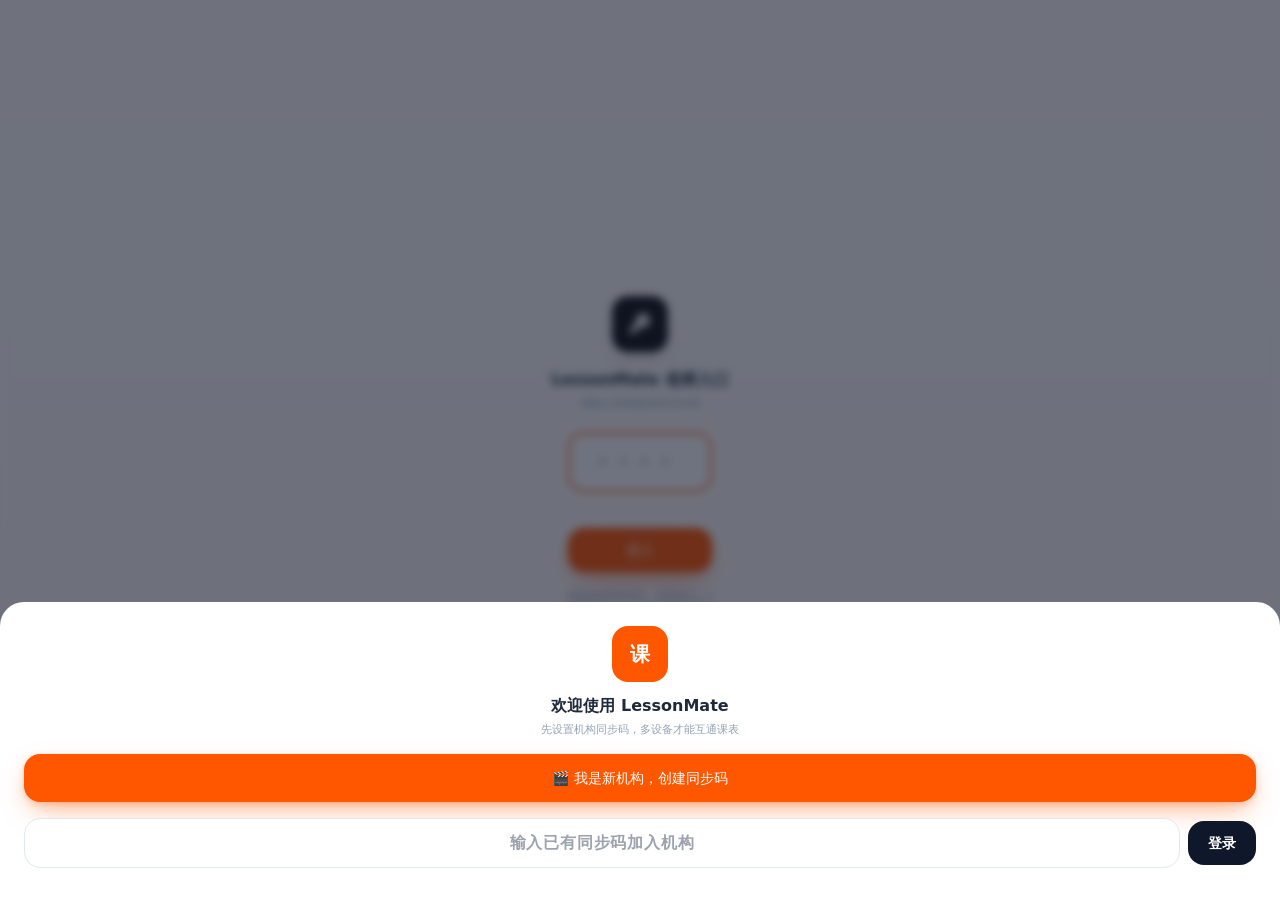
<file: mobile.html>
<!DOCTYPE html>
<html lang="zh-CN">
<head>
  <meta charset="UTF-8">
  <meta name="viewport" content="width=device-width, initial-scale=1.0, viewport-fit=cover">
  <title>LessonMate - 手机版</title>
  <link rel="icon" type="image/png" href="/icons/favicon-32.png?v=6">
  <link rel="apple-touch-icon" href="/icons/apple-touch-icon.png?v=6">
  <link rel="manifest" href="/manifest.json">
  <meta name="apple-mobile-web-app-title" content="LessonMate">
  <meta name="apple-mobile-web-app-capable" content="yes">
  <meta name="apple-mobile-web-app-status-bar-style" content="default">
  <meta name="theme-color" content="#fdfbf8">
  <!-- FontAwesome Icons -->
  <link rel="stylesheet" href="https://cdnjs.cloudflare.com/ajax/libs/font-awesome/6.4.0/css/all.min.css">
  <!-- Custom CSS -->
  <link rel="stylesheet" href="css/tokens.css?v=13">
  <link rel="stylesheet" href="css/intercom-tokens.css?v=6">
  <link rel="stylesheet" href="css/styles.css?v=37">
  <!-- 手机端 Intercom 主题（岛台导航/奶油渐变/软陶卡） -->
  <link rel="stylesheet" href="css/mobile-theme.css?v=35">
  <!-- GSAP 动效：本地内置优先；缺失才回落 CDN，都失败也只是动效变静态 -->
  <script src="js/vendor/gsap.min.js?v=1"></script>
  <script>
    if (typeof window.gsap === 'undefined') {
      document.write('<script src="https://cdnjs.cloudflare.com/ajax/libs/gsap/3.12.5/gsap.min.js"><\/script>');
    }
  </script>
  <script src="js/anim.js?v=13"></script>
  <!-- Tailwind：预生成的静态样式（替代 cdn.tailwindcss.com 的运行时 JIT）。
       修改 JS/HTML 里的 class 之后必须重新生成：tools\build-tailwind.cmd
       ⚠ 位置必须在 </head> 之前、也就是排在所有自有样式之后 ——
       Play CDN 当年是把 <style> append 到 head 末尾，工具类实际压过自有样式；
       把这份 CSS 放到 head 前部会翻转层叠顺序（实测 FontAwesome 的 line-height:1
       会反过来盖掉 text-* 的行高，图标盒子从 24px 变 16px）。 -->
  <link rel="stylesheet" href="css/tailwind.css?v=18">
</head>
<body class="text-slate-800 font-sans h-[100dvh] flex flex-col overflow-hidden select-none" style="background: var(--surface-page);">

  <!-- 手机端 App 顶栏 Header -->
  <header class="lm-header px-4 py-2.5 flex items-center justify-between shrink-0 z-20">
    <div class="flex items-center space-x-2">
      <div class="w-8 h-8 rounded-xl bg-[#111111] flex items-center justify-center text-white shrink-0">
        <i class="fa-solid fa-mobile-screen text-base"></i>
      </div>
      <div class="flex flex-col leading-tight">
        <h1 class="text-sm font-bold text-[#111111] tracking-tight">LessonMate</h1>
        <span class="text-[9px] bg-white text-[#626260] px-1.5 py-0.1 rounded-md font-semibold self-start mt-0.5 shadow-xs">手机版</span>
      </div>
    </div>

    <!-- 顶部右侧：管理员=老师筛选；老师=本人名字 -->
    <div class="flex items-center space-x-1.5">
      <div id="adminTeacherFilterWrap" class="flex items-center space-x-1 lm-pill px-2 py-1 text-xs font-semibold text-[#111111]">
        <i class="fa-solid fa-chalkboard-user text-[#111111] text-[11px]"></i>
        <select id="mobileTeacherSelect" aria-label="筛选老师" class="bg-transparent border-0 rounded-md px-1 py-0.5 text-xs font-bold text-[#111111] outline-none">
          <option value="all">全部老师</option>
          <!-- 动态注入老师选项 -->
        </select>
      </div>
      <div id="teacherNameBadge" class="hidden flex items-center space-x-1 lm-pill px-2.5 py-1.5 text-xs font-bold text-[#111111]">
        <i class="fa-solid fa-chalkboard-user text-[#ff5600] text-[11px]"></i>
        <span id="teacherNameText">老师</span>
      </div>
    </div>
  </header>

  <!-- 手机版 日期导航栏：翻页 + 日期文案 + 三档视图分段控件 -->
  <div id="mobileDateBar" class="lm-datebar px-3 py-2 flex items-center gap-1.5 text-xs shrink-0 z-10">
    <button id="btnMobilePrev" class="lm-btn-ghost px-1.5 py-1.5 font-semibold transition flex items-center gap-0.5 shrink-0">
      <i class="fa-solid fa-chevron-left text-[10px]"></i> 前一天
    </button>
    <button id="btnMobileToday" class="lm-btn-ink px-2 py-1.5 font-bold transition shrink-0">
      今天
    </button>
    <button id="btnMobileNext" class="lm-btn-ghost px-1.5 py-1.5 font-semibold transition flex items-center gap-0.5 shrink-0">
      后一天 <i class="fa-solid fa-chevron-right text-[10px]"></i>
    </button>
    <span id="mobileDateText" class="flex-1 min-w-0 font-bold text-[#111111] text-[11px] text-right truncate">
      10/12 - 10/14
    </span>
    <div id="calViewSeg" class="lm-seg shrink-0" role="group" aria-label="课表视图切换">
      <button type="button" data-calview="day3" aria-pressed="false">3日</button>
      <button type="button" data-calview="week" aria-pressed="true">周</button>
      <button type="button" data-calview="month" aria-pressed="false">月</button>
    </div>
  </div>

  <!-- 手机端 主视图 (课表视图 vs 学员列表) -->
  <main class="flex-1 overflow-hidden relative" style="background: transparent;">

    <!-- 0. 手机端 首页视图（个人看板） -->
    <div id="viewHome" class="h-full flex flex-col overflow-hidden hidden">
      <div class="flex-1 overflow-y-auto custom-scrollbar p-3 space-y-3">
        <div id="mobileHomeHero" class="shrink-0"></div>
        <div id="mobileHomeCards" class="space-y-3"></div>
        <div id="mobileHomeToday" class="space-y-2"></div>
        <div id="mobileHomeMakeup" class="space-y-2"></div>
        
      </div>
    </div>

    <!-- 1. 手机端 3日课表日历视图 -->
    <div id="viewSchedule" class="h-full flex flex-col overflow-hidden hidden">
      <!-- 3日 header -->
      <div class="flex items-center z-10 shrink-0 mt-2">
        <div class="w-12 shrink-0 py-2 text-center text-[11px] text-slate-400 font-semibold border-r border-slate-100">
          时间
        </div>
        <div id="mobileHeaderDays" class="grid grid-cols-3 flex-1 divide-x divide-slate-100 text-center py-1.5 font-bold">
          <!-- 动态渲染 3 天标题 -->
        </div>
      </div>

      <!-- 3日 课表 Body -->
      <div id="mobileCalendarScroll" class="flex-1 overflow-y-auto relative custom-scrollbar">
        <div class="flex min-h-[832px] relative">
          <!-- 时间刻度轴 08:00 - 21:00 -->
          <div class="w-12 shrink-0 text-[10px] text-[#9c9fa5] font-mono flex flex-col justify-between py-2 select-none">
            <div class="time-slot-label">08:00</div>
            <div class="time-slot-label">09:00</div>
            <div class="time-slot-label">10:00</div>
            <div class="time-slot-label">11:00</div>
            <div class="time-slot-label">12:00</div>
            <div class="time-slot-label">13:00</div>
            <div class="time-slot-label">14:00</div>
            <div class="time-slot-label">15:00</div>
            <div class="time-slot-label">16:00</div>
            <div class="time-slot-label">17:00</div>
            <div class="time-slot-label">18:00</div>
            <div class="time-slot-label">19:00</div>
            <div class="time-slot-label">20:00</div>
            <div class="time-slot-label">21:00</div>
          </div>

          <!-- 3天 日历列网格 -->
          <div id="mobileGridColumns" class="grid grid-cols-3 flex-1 divide-x divide-slate-200/80 relative">
            <!-- 动态渲染 3列 Day Column -->
          </div>

          <!-- 水平分割虚线 -->
          <div class="absolute inset-0 left-12 pointer-events-none grid grid-rows-13 divide-y divide-slate-200/40">
            <div></div><div></div><div></div><div></div><div></div><div></div><div></div><div></div><div></div><div></div><div></div><div></div><div></div>
          </div>
        </div>
      </div>
    </div>

    <!-- 1b. 手机端 周/月日历视图（系统日历风格：周条收起 ↔ 整月，下方挂选中日日程） -->
    <div id="viewCalweek" class="h-full flex flex-col overflow-hidden hidden">
      <!-- 标题行：年月（翻页走日期条按钮 / 左右滑动 / 手势滑条） -->
      <div class="flex items-center px-4 pt-3 pb-0.5 shrink-0">
        <span id="calTitle" class="text-[20px] font-extrabold text-[#111111] tracking-tight">10月</span>
      </div>

      <!-- 星期表头 + 日历网格（周档=裁剪到一行，月档=整块；高度由 GSAP 驱动） -->
      <div class="px-3 shrink-0">
        <div class="grid grid-cols-7 text-center text-[10.5px] font-semibold text-[#9c9fa5] py-1.5 select-none">
          <span>一</span><span>二</span><span>三</span><span>四</span><span>五</span><span class="text-[#c2704e]">六</span><span class="text-[#c2704e]">日</span>
        </div>
        <div id="calGridWrap" style="overflow:hidden">
          <div id="calGrid" class="grid grid-cols-7 gap-y-0.5"></div>
        </div>
        <!-- 手势切换线（拖动条）：下滑展开整月 / 上滑收起为周；轻点、回车也能切换 -->
        <div id="calGrabber" class="lm-cal-grabber" role="button" tabindex="0"
             aria-label="下滑展开整月" aria-expanded="false" aria-controls="calGridWrap">
          <span class="lm-cal-grabber-bar" aria-hidden="true"></span>
        </div>
      </div>

      <!-- 选中日的日程列表 -->
      <div class="flex-1 overflow-y-auto custom-scrollbar px-3 pt-2.5" style="padding-bottom:calc(78px + env(safe-area-inset-bottom,0px))">
        <div id="calDayTitle" class="text-[11px] font-bold text-[#626260] mb-2 flex items-center gap-1.5">
          <span class="inline-block rounded-full" style="width:6px;height:6px;background:#111"></span> 今日安排
        </div>
        <div id="calDayList" class="space-y-2.5"></div>
      </div>
    </div>

    <!-- 2. 手机端 学员名册视图 -->
    <div id="viewStudents" class="h-full flex flex-col overflow-hidden hidden p-3">
      <div class="space-y-2 pb-3" style="border-bottom:1px solid rgba(17,17,17,.06)">
        <div class="relative">
          <i class="fa-solid fa-magnifying-glass absolute left-3 top-3 text-[#9c9fa5] text-xs"></i>
          <div class="flex items-center gap-2">
            <input type="text" id="mobileSearchStudent" placeholder="搜索学员姓名/科目…" class="flex-1 min-w-0 pl-8 pr-3 py-2.5 text-xs bg-white border-0 rounded-full outline-none shadow-sm">
            <button id="btnMobileAddStudent"
                    class="lm-btn-fin shrink-0 px-4 py-2.5 text-[12px]"
                    title="新增学员">
              <i class="fa-solid fa-user-plus text-[11px] mr-1"></i> 新增
            </button>
          </div>
        </div>
        <div class="flex items-center gap-1.5 text-xs">
          <select id="mobileStudentTeacherFilter" aria-label="范围与老师筛选" class="shrink-0 lm-select-ink px-3 py-1.5 text-[11px] outline-none">
            <option value="mine">我的学员</option>
            <option value="all">全部学员</option>
          </select>
          <button class="mobile-student-filter shrink-0 whitespace-nowrap px-3 py-1.5 rounded-full lm-btn-ghost text-[11px]" data-filter="low">课时预警(≤2)</button>
          <select id="mobileStudentCourseFilter" aria-label="按课程筛选" class="shrink-0 lm-select-ink px-3 py-1.5 text-[11px] outline-none ml-auto">
            <option value="all">全部课程</option>
          </select>
        </div>
        <div id="mStudentScopeTabs" class="items-center gap-1.5" style="display:none">
          <button type="button" data-m-student-scope="active" class="px-3 py-1.5 rounded-full text-[11px] font-bold">在读 <span data-m-scope-count="active">0</span></button>
          <button type="button" data-m-student-scope="archived" class="px-3 py-1.5 rounded-full text-[11px] font-bold">历史学员 <span data-m-scope-count="archived">0</span></button>
        </div>
      </div>

      <!-- 学员列表列表 -->
      <div id="mobileStudentContainer" class="flex-1 overflow-y-auto py-3 space-y-2 custom-scrollbar">
        <!-- 动态学员卡片 -->
      </div>
    </div>

    <!-- 3. 手机端 财务视图 -->
    <div id="viewFinance" class="h-full flex flex-col overflow-hidden hidden">
      <div class="flex-1 overflow-y-auto custom-scrollbar p-3 space-y-3">
        <div id="mobileFinanceContent" class="space-y-3">
          <!-- 动态渲染财务面板 -->
        </div>
      </div>
    </div>

    <!-- 4. 手机端 工作台（外部收入：演出 / 排练 / 伴奏）视图
         与财务页隔离：这里记的是课时以外的收入，**不进课消 KPI**（AGENTS 第 70 条） -->
    <div id="viewWorkbench" class="h-full flex flex-col overflow-hidden hidden">
      <div class="flex-1 overflow-y-auto custom-scrollbar p-3 space-y-3" style="padding-bottom: 92px">
        <div id="mobileWorkbenchContent" class="space-y-3">
          <!-- 动态渲染：本月合计 + 筛选 + 记录列表 -->
        </div>
      </div>
    </div>

    <!-- 4. 手机端 设置视图 -->
    <div id="viewSettings" class="h-full flex flex-col overflow-hidden hidden">
      <div class="flex-1 overflow-y-auto custom-scrollbar p-3 space-y-3">
        <div class="grid grid-cols-2 gap-3">
          <!-- 账号身份切换：管理员 / 老师 -->
          <button id="msetIdentity" class="lm-set-card p-4 text-left col-span-2 active:opacity-80">
            <div class="font-bold text-xs text-[#111111] flex items-center gap-1.5"><i class="fa-solid fa-user-shield text-[#ff5600]"></i> 账号身份</div>
            <div id="msetIdentityDesc" class="text-[10.5px] text-[#9c9fa5] mt-1">当前：管理员</div>
          </button>
          <button id="msetCloudSync" class="lm-set-card p-4 text-left active:opacity-80">
            <div class="font-bold text-xs text-[#111111] flex items-center gap-1.5"><i class="fa-solid fa-cloud-arrow-up text-[#0284c7]"></i> 实时云同步</div>
            <div class="text-[10.5px] text-[#9c9fa5] mt-1">多设备实时互通</div>
          </button>
          <button id="msetManageTeachers" class="lm-set-card p-4 text-left active:opacity-80">
            <div class="font-bold text-xs text-[#111111] flex items-center gap-1.5"><i class="fa-solid fa-chalkboard-user text-[#059669]"></i> 教师管理</div>
            <div class="text-[10.5px] text-[#9c9fa5] mt-1">添加/编辑老师</div>
          </button>
          <button id="msetCourseTypes" class="lm-set-card p-4 text-left active:opacity-80">
            <div class="font-bold text-xs text-[#111111] flex items-center gap-1.5"><i class="fa-solid fa-tags text-[#626260]"></i> 课程类型</div>
            <div class="text-[10.5px] text-[#9c9fa5] mt-1">统一科目名称</div>
          </button>
          <button id="msetIcsCalendar" class="lm-set-card p-4 text-left col-span-2 active:opacity-80">
            <div class="font-bold text-xs text-[#111111] flex items-center gap-1.5"><i class="fa-solid fa-bell text-[#f59e0b]"></i> 上课提醒 · 日历订阅</div>
            <div class="text-[10.5px] text-[#9c9fa5] mt-1">复制老师链接，iPhone 日历订阅后每节课提前 15 分钟自动提醒</div>
          </button>
          <button id="msetExport" class="lm-set-card p-4 text-left active:opacity-80">
            <div class="font-bold text-xs text-[#111111] flex items-center gap-1.5"><i class="fa-solid fa-download text-[#d5304f]"></i> 导出数据</div>
            <div class="text-[10.5px] text-[#9c9fa5] mt-1">备份全部数据</div>
          </button>
          <button id="msetHistoryImport" class="lm-set-card p-4 text-left active:opacity-80">
            <div class="font-bold text-xs text-[#111111] flex items-center gap-1.5"><i class="fa-solid fa-clock-rotate-left text-[#626260]"></i> 导入历史消课</div>
            <div class="text-[10.5px] text-[#9c9fa5] mt-1">CSV 补录以前的课</div>
          </button>
          <a href="index.html" class="lm-set-card p-4 text-left active:opacity-80 block col-span-2">
            <div class="font-bold text-xs text-[#111111] flex items-center gap-1.5"><i class="fa-solid fa-desktop text-[#626260]"></i> 电脑完整版</div>
            <div class="text-[10.5px] text-[#9c9fa5] mt-1">全部高级功能</div>
          </a>
        </div>
        <div class="text-center text-[10px] text-[#c9c4bc] pt-2">LessonMate · 手机版</div>
      </div>
    </div>

  </main>

  <!-- 手机端 App 底部导航岛台（悬浮毛玻璃胶囊） -->
  <!-- 新增排课悬浮按钮：左下角（岛台上方），仅课表视图显示 -->
  <button id="btnMobileAddSchedule" aria-label="新增排课" class="lm-fab-add hidden">
    <i class="fa-solid fa-plus"></i>
  </button>

  <nav class="lm-island is-6">
    <div id="navGlider" aria-hidden="true"></div>
    <button id="navTabHome" class="nav-tab font-bold text-[#111111]" data-view="home">
      <i class="fa-solid fa-house text-base fn-home is-active"></i>
      <span>首页</span>
    </button>
    <button id="navTabSchedule" class="nav-tab font-medium" data-view="schedule">
      <i class="fa-solid fa-calendar-week text-base fn-schedule"></i>
      <span>课表</span>
    </button>
    <button id="navTabStudents" class="nav-tab font-medium" data-view="students">
      <i class="fa-solid fa-users text-base fn-students"></i>
      <span>学员</span>
    </button>
    <button id="navTabFinance" class="nav-tab font-medium relative" data-view="finance">
      <i class="fa-solid fa-coins text-base fn-finance"></i>
      <span>财务</span>
      <span id="mobileNavDebtBadge" class="hidden absolute top-0 right-1 w-2 h-2 rounded-full bg-[#ff2067]"></span>
    </button>
    <button id="navTabWork" class="nav-tab font-medium" data-view="workbench">
      <i class="fa-solid fa-briefcase text-base fn-workbench"></i>
      <span>工作台</span>
    </button>
    <button id="navTabSettings" class="nav-tab font-medium" data-view="settings">
      <i class="fa-solid fa-gear text-base fn-settings"></i>
      <span>设置</span>
    </button>
  </nav>

  <!-- 待处理课时（二级页面）：从底部滑出，点首页小卡进入。
       列表由 renderMobilePendingSheet() 渲染；全部铺开（首页小卡只给数量） -->
  <div id="modalMobilePending" role="dialog" aria-modal="true" aria-labelledby="modalMobilePendingTitle" class="fixed inset-0 bg-slate-900/40 backdrop-blur-xs flex items-end justify-center z-50 hidden transition-opacity">
    <div class="bg-white lm-sheet w-full max-h-[88dvh] overflow-y-auto p-5 space-y-3 text-xs transform transition-all modal-box" style="padding-bottom: calc(1.5rem + env(safe-area-inset-bottom))">
      <div class="flex items-center justify-between pb-2 border-b border-slate-100">
        <h3 id="modalMobilePendingTitle" class="font-bold text-base text-slate-800">待处理课时</h3>
        <button id="btnCloseMobilePending" aria-label="关闭" class="text-slate-400 hover:text-slate-700 transition">
          <i class="fa-solid fa-xmark text-xl"></i>
        </button>
      </div>
      <div id="mobilePendingSub" class="text-[11px] font-semibold text-[#9c9fa5]"></div>
      <div id="mobilePendingList" class="space-y-2"><!-- 动态渲染 --></div>
      <div class="text-[10.5px] text-[#9c9fa5] leading-relaxed">点整行可记请假 / 改期 / 删除；右侧「消课」直接扣课时并记一笔流水。</div>
    </div>
  </div>

  <!-- 工作台 · 先建项目，再在项目里记活动明细（手机端底部抽屉） -->
  <div id="modalMobileExtProject" role="dialog" aria-modal="true" class="fixed inset-0 bg-slate-900/40 backdrop-blur-xs flex items-end justify-center z-50 hidden transition-opacity">
    <div class="bg-white lm-sheet w-full max-h-[92dvh] overflow-y-auto p-5 space-y-3.5 text-xs transform transition-all modal-box" style="padding-bottom: calc(1.5rem + env(safe-area-inset-bottom))">
      <div class="flex items-center justify-between pb-2 border-b border-slate-100">
        <h3 id="mobileExtProjectFormTitle" class="font-bold text-base text-slate-800">新建项目</h3>
        <button id="btnCloseMProject" aria-label="关闭" class="text-slate-400 hover:text-slate-700 transition"><i class="fa-solid fa-xmark text-xl"></i></button>
      </div>
      <div class="lm-section rounded-xl p-2.5 text-[11px] leading-relaxed">先建项目，再点开项目卡里的「记一场活动」填时间、金额和收款状态。</div>
      <input type="hidden" id="mExtProjectEditId">
      <div>
        <label for="mExtProjectName" class="block font-bold text-slate-700 mb-1.5">项目名称 <span class="text-rose-500">*</span></label>
        <input id="mExtProjectName" type="text" list="mExtProjectNameList" placeholder="如：宝瑶小学合唱排练" autocomplete="off" class="lm-ext-input">
      </div>
      <div>
        <label for="mExtProjectOrg" class="block font-bold text-slate-700 mb-1.5">单位 / 客户 <span class="text-rose-500">*</span></label>
        <input id="mExtProjectOrg" type="text" list="mExtOrgList" placeholder="主办方 / 客户" autocomplete="off" class="lm-ext-input">
      </div>
      <div>
        <label for="mExtProjectTeacher" class="block font-bold text-slate-700 mb-1.5">负责老师 <span class="text-rose-500">*</span></label>
        <select id="mExtProjectTeacher" class="lm-ext-input"></select>
      </div>
      <div>
        <label for="mExtProjectNote" class="block font-bold text-slate-700 mb-1.5">备注 <span class="text-[#9c9fa5] font-medium">选填</span></label>
        <input id="mExtProjectNote" type="text" placeholder="如：合同编号 / 结算方式" autocomplete="off" class="lm-ext-input">
      </div>
      <div>
        <label for="mExtProjectDefaultAmount" class="block font-bold text-slate-700 mb-1.5">默认金额（元）<span class="text-[#9c9fa5] font-medium">选填 · 记活动时自动带入</span></label>
        <input id="mExtProjectDefaultAmount" type="number" inputmode="decimal" min="0" step="0.01" placeholder="0" class="lm-ext-input">
      </div>
      <div class="grid grid-cols-2 gap-3">
        <div>
          <label for="mExtProjectDefaultStartTime" class="block font-bold text-slate-700 mb-1.5">默认开始时间 <span class="text-[#9c9fa5] font-medium">选填</span></label>
          <input id="mExtProjectDefaultStartTime" type="text" data-time24 placeholder="HH:MM" class="lm-ext-input">
        </div>
        <div>
          <label for="mExtProjectDefaultEndTime" class="block font-bold text-slate-700 mb-1.5">默认结束时间 <span class="text-[#9c9fa5] font-medium">选填</span></label>
          <input id="mExtProjectDefaultEndTime" type="text" data-time24 placeholder="HH:MM" class="lm-ext-input">
        </div>
      </div>
      <div>
        <label for="mExtProjectDefaultActivity" class="block font-bold text-slate-700 mb-1.5">默认活动名称 <span class="text-[#9c9fa5] font-medium">选填 · 记活动时自动带入</span></label>
        <input id="mExtProjectDefaultActivity" type="text" list="mExtProjectActivityList" placeholder="如：钢琴伴奏" autocomplete="off" class="lm-ext-input">
      </div>
      <div>
        <label class="block font-bold text-slate-700 mb-1.5">默认活动类型</label>
        <div id="mExtProjectTypeChips" class="flex flex-wrap gap-1.5"></div>
      </div>
      <datalist id="mExtProjectNameList"></datalist>
      <datalist id="mExtProjectActivityList"></datalist>
      <div class="flex items-center gap-2 pt-1">
        <button id="btnMProjectDelete" class="hidden px-3 py-3 rounded-xl text-rose-600 bg-rose-50 border border-rose-200 font-bold">删除项目</button>
        <button id="btnMProjectSave" class="flex-1 py-3 rounded-xl bg-[#111111] text-white font-bold">保存项目</button>
      </div>
    </div>
  </div>

  <!-- 工作台 · 记一笔外部收入（手机端底部抽屉）。字段对齐 Notion 表：
       类型 / 单位 / 活动 / 金额 / 收款状态 / 开始时间 / 结束时间 -->
  <div id="modalMobileExtIncome" role="dialog" aria-modal="true" aria-labelledby="mobileExtFormTitle" class="fixed inset-0 bg-slate-900/40 backdrop-blur-xs flex items-end justify-center z-50 hidden transition-opacity">
    <div class="bg-white lm-sheet w-full max-h-[92dvh] overflow-y-auto p-5 space-y-3.5 text-xs transform transition-all modal-box" style="padding-bottom: calc(1.5rem + env(safe-area-inset-bottom))">
      <div class="flex items-center justify-between pb-2 border-b border-slate-100">
        <h3 id="mobileExtFormTitle" class="font-bold text-base text-slate-800">记一笔外部收入</h3>
        <button id="btnCloseMobileExt" aria-label="关闭" class="text-slate-400 hover:text-slate-700 transition">
          <i class="fa-solid fa-xmark text-xl"></i>
        </button>
      </div>
      <input type="hidden" id="mExtEditId">
      <input type="hidden" id="mExtProjectId">
      <div id="mExtProjectLabel" class="text-[11px] font-bold text-[#6d28d9] bg-[#f5f3ff] rounded-xl px-3 py-2">所属项目：（未选择）</div>
      <div>
        <label class="block font-bold text-slate-700 mb-1.5">类型</label>
        <div id="mExtTypeChips" class="flex flex-wrap gap-1.5"></div>
      </div>
      <div class="grid grid-cols-2 gap-3">
        <div>
          <label for="mExtOrg" class="block font-bold text-slate-700 mb-1.5">单位 / 客户 <span class="text-rose-500">*</span></label>
          <input id="mExtOrg" type="text" readonly placeholder="从所属项目带入" class="lm-ext-input opacity-70 cursor-default">
        </div>
        <div>
          <label for="mExtAmount" class="block font-bold text-slate-700 mb-1.5">金额（元）</label>
          <input id="mExtAmount" type="number" inputmode="decimal" min="0" step="0.01" placeholder="0" class="lm-ext-input">
        </div>
      </div>
      <div>
        <label for="mExtActivity" class="block font-bold text-slate-700 mb-1.5">活动 <span class="text-[#9c9fa5] font-medium">选填</span></label>
        <input id="mExtActivity" type="text" list="mExtActivityList" placeholder="如：新年音乐会 · 钢琴伴奏（可留空）" autocomplete="off" class="lm-ext-input">
      </div>
      <datalist id="mExtOrgList"></datalist>
      <datalist id="mExtActivityList"></datalist>
      <div>
        <label class="block font-bold text-slate-700 mb-1.5">开始时间</label>
        <div class="flex gap-2">
          <input id="mExtStartDate" type="date" class="lm-ext-input">
          <input id="mExtStartTime" type="text" data-time24 placeholder="HH:MM" class="lm-ext-input w-[104px] shrink-0">
        </div>
      </div>
      <div>
        <label class="block font-bold text-slate-700 mb-1.5">结束时间</label>
        <div class="flex gap-2">
          <input id="mExtEndTime" type="text" data-time24 placeholder="HH:MM" class="lm-ext-input w-[104px] shrink-0 ml-auto">
        </div>
      </div>
      <div>
        <label class="block font-bold text-slate-700 mb-1.5">收款状态</label>
        <div id="mExtPaidChips" class="flex gap-1.5"></div>
      </div>
      <div class="flex items-center gap-2 pt-1">
        <button id="btnMExtDelete" class="hidden px-3 py-3 rounded-xl text-rose-600 bg-rose-50 border border-rose-200 font-bold">删除</button>
        <button id="btnMExtSave" class="flex-1 py-3 rounded-xl bg-[#111111] text-white font-bold">保存</button>
      </div>
    </div>
  </div>

  <!-- 手机端 安排新课程 Modal 弹窗 -->
  <div id="modalMobileSchedule" role="dialog" aria-modal="true" aria-labelledby="modalMobileScheduleTitle" class="fixed inset-0 bg-slate-900/40 backdrop-blur-xs flex items-end justify-center z-50 hidden transition-opacity">
    <div class="bg-white lm-sheet w-full max-h-[92vh] overflow-y-auto p-5 space-y-3.5 text-xs transform transition-all modal-box">
      <div class="flex items-center justify-between pb-2 border-b border-slate-100">
        <h3 id="modalMobileScheduleTitle" class="font-bold text-base text-slate-800">安排新课程</h3>
        <button id="btnCloseMobileSchedule" aria-label="关闭" class="text-slate-400 hover:text-slate-700 transition">
          <i class="fa-solid fa-xmark text-xl"></i>
        </button>
      </div>

      <form id="formMobileSchedule" autocomplete="off" class="space-y-3">
        <input type="hidden" id="inputMobileScheduleId">
        <!-- 补课：指向被补的那节请假课（空 = 普通排课）。放在隐藏域，保存时直接落进 schedule.makeupOfId -->
        <input type="hidden" id="inputMobileMakeupOfId">
        <div id="mobileMakeupBanner" class="hidden text-[11px] font-semibold text-[#2E5D68] bg-[#DAE9E3] rounded-xl px-3 py-2 flex items-center gap-2">
          <i class="fa-solid fa-arrows-rotate"></i><span id="mobileMakeupBannerText"></span>
        </div>

        <!-- 选择学员 -->
        <div>
          <label class="block font-bold text-slate-700 mb-1">选择学员 <span class="text-rose-500">*</span></label>
          <select id="selectMobileStudent" required class="w-full px-3 py-2 border border-slate-200 rounded-xl text-xs font-bold text-slate-800 bg-white outline-none focus:ring-1 focus:ring-[#ff5600]/30">
            <!-- 动态装载学员 -->
          </select>
        </div>

        <!-- 选择课程 -->
        <div>
          <label class="block font-bold text-slate-700 mb-1">本次上课课程 <span class="text-rose-500">*</span></label>
          <select id="selectMobileCourse" required class="w-full px-3 py-2 border border-slate-200 rounded-xl text-xs font-semibold text-slate-800 bg-white outline-none focus:ring-1 focus:ring-[#ff5600]/30">
            <!-- 动态装载选中学员的课程 -->
          </select>
        </div>

        <!-- 本次科目（独立于课程包：只影响显示与统计，扣课时仍按上方课程包） -->
        <div>
          <label class="block font-bold text-slate-700 mb-1">本次科目 <span class="text-slate-400 font-normal">选填</span></label>
          <input type="text" id="inputMobileSubject" list="courseTypesListMobile" autocomplete="off"
                 placeholder="留空则默认等于上方课程名"
                 class="w-full px-3 py-2 border border-slate-200 rounded-xl text-xs text-slate-800 bg-white outline-none focus:ring-1 focus:ring-[#ff5600]/30">
        </div>

        <!-- 日期与时间 -->
        <div class="grid grid-cols-2 gap-2.5">
          <div>
            <label class="block font-medium text-slate-700 mb-1">上课日期</label>
            <input type="date" id="inputMobileDate" required class="w-full px-3 py-2 border border-slate-200 rounded-xl outline-none focus:ring-1 focus:ring-[#ff5600]/30">
          </div>
          <div>
            <label class="block font-medium text-slate-700 mb-1">开始时间</label>
            <input type="text" id="inputMobileStartTime" data-time24 required placeholder="HH:MM" class="w-full px-3 py-2 border border-slate-200 rounded-xl outline-none focus:ring-1 focus:ring-[#ff5600]/30">
          </div>
        </div>

        <!-- 时长 & 课室 -->
        <div class="grid grid-cols-2 gap-2.5">
          <div>
            <label class="block font-medium text-slate-700 mb-1">课程时长</label>
            <div class="flex items-center gap-2">
              <input type="number" id="selectMobileDuration" min="5" max="240" step="5" value="45" inputmode="numeric" required class="w-full px-3 py-2 border border-slate-200 rounded-xl outline-none bg-white font-semibold">
              <span class="text-xs text-slate-400 font-semibold shrink-0">分钟</span>
            </div>
            <div id="mobileDurationHint" class="text-[10px] text-slate-400 mt-0.5">5 分钟为单位 · 45 分钟 = 1 课时</div>
          </div>
          <div>
            <label class="block font-medium text-slate-700 mb-1">上课教室</label>
            <input type="text" id="inputMobileRoom" placeholder="如：琴房 101" required class="w-full px-3 py-2 border border-slate-200 rounded-xl outline-none font-semibold">
          </div>
        </div>

        <!-- 老师配置 -->
        <div class="grid grid-cols-2 gap-2.5">
          <div>
            <label class="block font-medium text-slate-700 mb-1">主讲老师 <span class="text-rose-500">*</span></label>
            <select id="selectMobileTeacher" required class="w-full px-3 py-2 border border-slate-200 rounded-xl outline-none bg-white font-semibold">
            </select>
          </div>
          <div>
            <label class="block font-medium text-slate-700 mb-1">共上/助教老师</label>
            <select id="selectMobileAssistant" class="w-full px-3 py-2 border border-slate-200 rounded-xl outline-none bg-white">
              <option value="">无 (单师上课)</option>
            </select>
          </div>
        </div>

        <!-- 重复排课（仅新增时显示） -->
        <div id="mobileRepeatOptionsBlock" class="bg-sky-50/70 border border-sky-100 rounded-xl p-2.5 space-y-2">
          <div class="grid grid-cols-2 gap-2.5">
            <div>
              <label class="block font-medium text-slate-700 mb-1"><i class="fa-solid fa-repeat text-sky-500 mr-1"></i>重复排课</label>
              <select id="selectMobileRepeatRule" class="w-full px-3 py-2 border border-slate-200 rounded-xl outline-none bg-white font-semibold">
                <option value="none" selected>不重复</option>
                <option value="weekly">每周</option>
                <option value="biweekly">隔周（两周一次）</option>
              </select>
            </div>
            <div id="mobileRepeatEndDateWrap" class="hidden">
              <label class="block font-medium text-slate-700 mb-1">重复到</label>
              <input type="date" id="inputMobileRepeatEndDate" class="w-full px-3 py-2 border border-slate-200 rounded-xl outline-none">
            </div>
          </div>
          <div id="mobileRepeatHint" class="text-[10px] text-sky-600/80 hidden">💡 将按以上时间重复生成排课，冲突的日期自动跳过</div>
        </div>

        <!-- 系列课批量修改（仅编辑重复课时显示） -->
        <div id="mobileSeriesEditBlock" class="bg-indigo-50/70 border border-indigo-100 rounded-xl p-2.5 hidden">
          <label class="flex items-start gap-2 cursor-pointer">
            <input type="checkbox" id="chkApplyToSeriesMobile" onchange="event.stopPropagation()" class="mt-0.5 accent-indigo-500">
            <span class="text-[11px] text-indigo-900 leading-relaxed">
              <span class="font-bold"><i class="fa-solid fa-layer-group text-indigo-500 mr-1"></i>应用到整个系列</span><br>
              <span id="seriesEditHintMobile" class="text-indigo-400">勾选后同步修改本节及之后的系列课程（日期 / 开始时间 / 时长 / 课室 / 老师 / 课程）</span>
            </span>
          </label>
        </div>

        <div class="flex items-center justify-between pt-3 border-t border-slate-100">
          <button type="button" id="btnDeleteMobileSchedule" class="px-3 py-2 text-rose-600 bg-rose-50 rounded-xl font-bold transition hidden">
            删除
          </button>
          <div class="flex items-center space-x-2 ml-auto">
            <button type="button" id="btnCancelMobileSchedule" class="px-4 py-2 text-slate-600 bg-slate-100 rounded-xl font-medium">
              取消
            </button>
            <button type="submit" class="px-5 py-2 lm-btn-fin">
              保存排课
            </button>
          </div>
        </div>
      </form>
    </div>
  </div>

  <!-- 手机端 学员详情 Modal 弹窗 (底部抽屉式) -->
  <div id="modalMobileStudentDetail" role="dialog" aria-modal="true" aria-labelledby="mobileStudentDetailTitle" class="fixed inset-0 bg-slate-900/40 backdrop-blur-xs flex items-end justify-center z-50 hidden transition-opacity">
    <div class="bg-white lm-sheet w-full max-h-[88dvh] overflow-y-auto p-5 space-y-3.5 text-xs transform transition-all modal-box">
      <div class="flex items-center justify-between pb-2 border-b border-slate-100">
        <h3 id="mobileStudentDetailTitle" class="font-bold text-base text-slate-800">学员详情</h3>
        <button id="btnCloseMobileStudentDetail" aria-label="关闭" class="text-slate-400 hover:text-slate-700 transition">
          <i class="fa-solid fa-xmark text-xl"></i>
        </button>
      </div>
      <div id="mobileStudentDetailBody" class="space-y-3.5 pb-4">
        <!-- JS 渲染 -->
      </div>
    </div>
  </div>

  <!-- 手机端 课时总结图 Modal（生成图片发家长） -->
  <div id="modalMobileLessonSummary" role="dialog" aria-modal="true" aria-labelledby="mobileLessonSummaryTitle" class="fixed inset-0 bg-slate-900/40 backdrop-blur-xs flex items-end justify-center z-50 hidden transition-opacity">
    <div class="bg-white lm-sheet w-full max-h-[88dvh] overflow-y-auto p-5 space-y-3.5 text-xs transform transition-all modal-box" style="padding-bottom: calc(1.5rem + env(safe-area-inset-bottom))">
      <div class="flex items-center justify-between pb-2 border-b border-slate-100">
        <h3 id="mobileLessonSummaryTitle" class="font-bold text-base text-slate-800">课时总结</h3>
        <button id="btnCloseMobileLessonSummary" aria-label="关闭" class="text-slate-400 hover:text-slate-700 transition">
          <i class="fa-solid fa-xmark text-xl"></i>
        </button>
      </div>
      <div id="mobileLessonSummaryBody" class="space-y-3.5 pb-4">
        <!-- JS 渲染 -->
      </div>
    </div>
  </div>

  <!-- 手机端 导入历史消课 Modal（CSV，用 LessonMate 之前的账） -->
  <div id="modalMobileHistoryImport" role="dialog" aria-modal="true" aria-labelledby="mobileHistoryImportTitle" class="fixed inset-0 bg-slate-900/40 backdrop-blur-xs flex items-end justify-center z-50 hidden transition-opacity">
    <div class="bg-white lm-sheet w-full max-h-[88dvh] overflow-y-auto p-5 space-y-3.5 text-xs transform transition-all modal-box" style="padding-bottom: calc(1.5rem + env(safe-area-inset-bottom))">
      <div class="flex items-center justify-between pb-2 border-b border-slate-100">
        <h3 id="mobileHistoryImportTitle" class="font-bold text-base text-slate-800">导入历史消课</h3>
        <button id="btnCloseMobileHistoryImport" aria-label="关闭" class="text-slate-400 hover:text-slate-700 transition">
          <i class="fa-solid fa-xmark text-xl"></i>
        </button>
      </div>

      <div class="text-[11px] text-slate-500 leading-relaxed bg-slate-50 rounded-2xl p-3">
        把换到 LessonMate 之前上过的课补进来。<b class="text-slate-700">推荐用模板</b>：一个 Excel 两个工作表 ——
        「学员」页写 <b class="text-slate-700">姓名 / 加入时间</b>，「消课记录」页写
        <b class="text-slate-700">日期 / 学员 / 课程 / 节数 / 金额 / 老师 / 备注</b>（一行一节课）。
        老版本的单个 CSV 也能直接导。只追加消课记录，<b class="text-slate-700">不会改已有排课和课时余额</b>。
      </div>

      <div class="grid grid-cols-2 gap-2">
        <button type="button" id="mSelectHistoryFile" class="py-3 rounded-xl lm-btn-fin text-sm">选择 Excel / CSV</button>
        <button type="button" id="mHistoryTemplate" class="py-3 rounded-xl bg-white border border-slate-200 text-slate-700 font-bold text-sm active:bg-slate-50">下载模板</button>
      </div>
      <input type="file" id="mHistoryFileInput" accept=".xlsx,.csv,.txt" class="hidden">
      <div id="mHistoryFileName" class="text-[11px] text-slate-400 text-center -mt-1">未选择文件</div>

      <div id="mHistoryPreview" class="hidden"></div>

      <label class="flex items-start gap-2 bg-slate-50 px-3 py-2.5 rounded-xl">
        <input type="checkbox" id="mHistoryArchiveNew" class="mt-0.5 accent-[#111111]" checked>
        <span class="text-slate-600 leading-relaxed text-[11px]">新建的学员直接放进「历史学员库」
          <span class="block text-[10px] text-slate-400">默认开：这些人多半早就不在学了，不该挤进在读列表和课时预警。已有学员不受影响。</span>
        </span>
      </label>

      <label class="flex items-start gap-2 bg-slate-50 px-3 py-2.5 rounded-xl">
        <input type="checkbox" id="mHistorySeedRemaining" class="mt-0.5 accent-[#111111]">
        <span class="text-slate-600 leading-relaxed text-[11px]">新建课程包时把历史合计节数当作当前余额
          <span class="block text-[10px] text-slate-400">默认不开：历史课都已上完，余额应为 0</span>
        </span>
      </label>

      <button type="button" id="mConfirmHistoryImport" disabled class="w-full py-3.5 rounded-2xl lm-btn-fin text-sm disabled:opacity-40">
        <i class="fa-solid fa-file-import mr-1"></i> 开始导入
      </button>
      <button type="button" id="mClearHistoryLogs" class="hidden w-full py-3 rounded-2xl bg-rose-50 border border-rose-200 text-rose-600 font-bold text-sm">
        清空历史导入
      </button>
    </div>
  </div>

  <!-- 手机端 教师管理 Modal（底部抽屉式） -->
  <div id="modalMobileTeachers" role="dialog" aria-modal="true" class="fixed inset-0 bg-slate-900/40 backdrop-blur-xs flex items-end justify-center z-50 hidden transition-opacity">
    <div class="bg-white lm-sheet w-full max-h-[88dvh] overflow-y-auto p-5 space-y-3 text-xs transform transition-all modal-box" style="padding-bottom: calc(1.5rem + env(safe-area-inset-bottom))">
      <div class="flex items-center justify-between pb-2 border-b border-slate-100">
        <h3 class="font-bold text-base text-slate-800">教师管理</h3>
        <button id="btnCloseMobileTeachers" aria-label="关闭" class="text-slate-400 hover:text-slate-700 transition"><i class="fa-solid fa-xmark text-xl"></i></button>
      </div>
      <div id="mobileTeacherList" class="space-y-2"></div>
      <form id="formMobileAddTeacher" class="flex items-center gap-2 pt-2 border-t border-slate-100">
        <input id="mobileTeacherNameInput" type="text" placeholder="老师姓名" class="flex-1 min-w-0 px-3 py-2.5 border border-slate-200 rounded-xl outline-none focus:ring-1 focus:ring-emerald-400" required>
        <input id="mobileTeacherSubjectInput" type="text" placeholder="主讲科目" class="w-24 px-3 py-2.5 border border-slate-200 rounded-xl outline-none focus:ring-1 focus:ring-emerald-400">
        <button type="submit" class="shrink-0 px-3.5 py-2.5 bg-emerald-500 text-white rounded-xl font-bold active:bg-emerald-600">添加</button>
      </form>
    </div>
  </div>

  <!-- 云端实时同步设置 Modal 弹窗 -->
  <!-- 手机端 新增/编辑学员 Modal 弹窗 (适配手机: 底部抽屉式 + 大号触控区域) -->
  <div id="modalMobileStudent" role="dialog" aria-modal="true" aria-labelledby="modalMobileStudentTitle" class="fixed inset-0 bg-slate-900/40 backdrop-blur-xs flex items-end justify-center z-50 hidden transition-opacity">
    <div class="bg-white lm-sheet w-full max-h-[92dvh] overflow-y-auto p-5 space-y-3.5 text-xs transform transition-all modal-box">
      <div class="flex items-center justify-between pb-2 border-b border-slate-100">
        <h3 id="modalMobileStudentTitle" class="font-bold text-base text-slate-800">添加新学员</h3>
        <button id="btnCloseMobileStudent" aria-label="关闭" class="text-slate-400 hover:text-slate-700 transition">
          <i class="fa-solid fa-xmark text-xl"></i>
        </button>
      </div>

      <form id="formMobileStudent" autocomplete="off" class="space-y-3">
        <input type="hidden" id="editMobileStudentId">

        <!-- 姓名 (整行大号输入框, 手机上好按) -->
        <div>
          <label class="block font-bold text-slate-700 mb-1">学员姓名 <span class="text-rose-500">*</span></label>
          <input type="text" id="mobileStudentNameInput" required placeholder="如：李小明"
                 class="w-full px-3.5 py-3 border border-slate-200 rounded-xl text-sm font-bold text-slate-800 outline-none focus:ring-2 focus:ring-[#ff5600]/30 bg-white">
        </div>

        <!-- 联系电话 + 卡片颜色 -->
        <div class="grid grid-cols-2 gap-2.5">
          <div>
            <label class="block font-medium text-slate-700 mb-1">联系电话</label>
            <input type="tel" id="mobileStudentPhoneInput" placeholder="138****0000"
                   class="w-full px-3 py-3 border border-slate-200 rounded-xl outline-none focus:ring-2 focus:ring-[#ff5600]/30">
          </div>
          <div>
            <label class="block font-medium text-slate-700 mb-1">卡片颜色</label>
            <select id="mobileStudentColorSelect"
                    class="w-full px-3 py-3 border border-slate-200 rounded-xl outline-none focus:ring-2 focus:ring-[#ff5600]/30 bg-white font-semibold">
              <option value="amber">暖阳橙</option>
              <option value="emerald">薄荷绿</option>
              <option value="sky">天空蓝</option>
              <option value="purple">优雅紫</option>
              <option value="rose">珊瑚粉</option>
            </select>
          </div>
        </div>

        <!-- 关联老师（多选胶囊）：手动把学员归属到老师名下，与排课关联互补 -->
        <div>
          <label class="block font-bold text-slate-700 mb-1.5">关联老师 <span class="text-[10px] font-medium text-slate-400">（可不选；老师也能看到给 TA 上过课的学员）</span></label>
          <div id="mobileStudentTeacherChips" class="flex flex-wrap gap-1.5">
            <!-- 动态老师胶囊 -->
          </div>
        </div>

        <!-- 报读课程列表 -->
        <div class="bg-slate-50 border border-slate-200/80 p-3 rounded-xl space-y-2">
          <div class="flex items-center justify-between">
            <label class="block font-bold text-slate-700">报读课程及剩余课时</label>
            <button type="button" id="btnAddMobileCourseRow"
                    class="text-[#ff5600] font-bold text-[11px] flex items-center gap-1 bg-white px-2.5 py-1 rounded-full shadow-sm active:opacity-80 transition">
              <i class="fa-solid fa-plus text-[10px]"></i> 添加课程
            </button>
          </div>
          <div id="mobileStudentCoursesContainer" class="space-y-2">
            <!-- 动态课程行 -->
          </div>
        </div>

        <!-- 操作按钮 (大号, 手机易点) -->
        <div class="flex items-center justify-between pt-3 border-t border-slate-100 gap-2">
          <button type="button" id="btnDeleteMobileStudent"
                  class="px-4 py-3 text-rose-600 bg-rose-50 rounded-xl font-bold transition hidden">
            删除
          </button>
          <div class="flex items-center space-x-2 ml-auto">
            <button type="button" id="btnCancelMobileStudent"
                    class="px-4 py-3 text-slate-600 bg-slate-100 rounded-xl font-medium active:bg-slate-200">
              取消
            </button>
            <button type="submit"
                    class="px-5 py-3 lm-btn-fin">
              保存学员
            </button>
          </div>
        </div>
      </form>
    </div>
  </div>

  <div id="modalSyncKey" role="dialog" aria-modal="true" class="fixed inset-0 bg-slate-900/40 backdrop-blur-xs flex items-center justify-center z-50 hidden transition-opacity p-2 sm:p-0">
    <div class="bg-white rounded-2xl shadow-2xl border border-slate-100 w-full sm:w-[420px] max-h-[92vh] overflow-y-auto transform transition-all scale-95 opacity-0 modal-box">
      <div class="bg-[#111111] px-5 py-3.5 text-white flex items-center justify-between" style="border-radius:24px 24px 0 0">
        <div class="flex items-center gap-2">
          <i class="fa-solid fa-cloud-arrow-up text-white/70 text-base"></i>
          <h3 class="font-bold text-sm sm:text-base">云端跨设备实时同步设置</h3>
        </div>
        <button id="btnCloseSyncModal" aria-label="关闭" class="text-white/70 hover:text-white transition">
          <i class="fa-solid fa-xmark text-lg"></i>
        </button>
      </div>

      <div class="p-5 space-y-4 text-xs">
        <div class="bg-[#faf6ef] p-3 rounded-xl text-[#626260] leading-relaxed">
          <i class="fa-solid fa-lightbulb text-[#ff5600] mr-1"></i>
          可通过<strong>极速剪贴板代码同步（100%成功）</strong>或<strong>机构云同步码</strong>完成多端课表连通。
        </div>

        <div class="bg-slate-50 p-3 rounded-xl border border-slate-200/80 space-y-2">
          <label class="block font-bold text-slate-800">⚡ 方式一：极速同步码（微信/剪贴板 100% 成功）</label>
          <div class="flex items-center gap-2">
            <button type="button" id="btnCopyQuickSyncCode" class="flex-1 px-3 py-1.5 lm-btn-fin text-[12px] flex items-center justify-center gap-1">
              <i class="fa-solid fa-copy"></i> 复制排课代码
            </button>
            <button type="button" id="btnPasteQuickSyncCode" class="flex-1 px-3 py-1.5 bg-slate-800 hover:bg-slate-700 text-white font-bold rounded-xl shadow-xs transition flex items-center justify-center gap-1">
              <i class="fa-solid fa-paste"></i> 粘贴同步代码
            </button>
          </div>
        </div>

        <div class="space-y-2 pt-1">
          <label class="block font-bold text-slate-800">☁️ 方式二：机构专属云同步码（实时轮询）</label>
          <input type="text" id="inputSyncKey" required placeholder="如：my_school_2026" autocapitalize="none" autocomplete="off" autocorrect="off" spellcheck="false" class="w-full px-3 py-2 border border-slate-200 rounded-xl outline-none focus:ring-2 focus:ring-[#ff5600]/30 font-bold text-slate-800" style="text-transform:none">
        </div>

        <div class="pt-1">
          <button type="button" id="btnMobileSyncDiag" class="w-full px-3 py-2 bg-white border border-slate-200 text-slate-600 rounded-xl font-bold flex items-center justify-center gap-1.5">
            <i class="fa-solid fa-stethoscope"></i> 测试云同步（同步不上时点这个）
          </button>
          <pre id="mobileSyncDiagOut" class="hidden mt-2 p-2.5 bg-slate-50 border border-slate-200 rounded-xl text-[11px] leading-relaxed text-slate-600 whitespace-pre-wrap break-all font-mono"></pre>
        </div>

        <div class="flex items-center justify-end space-x-2 pt-2 border-t border-slate-100">
          <button type="button" id="btnCancelSyncModal" class="px-3.5 py-1.5 text-slate-600 bg-slate-100 hover:bg-slate-200 rounded-xl font-medium">
            取消
          </button>
          <button type="button" id="btnSaveSyncKey" class="px-4 py-1.5 lm-btn-ink text-[12px]">
            保存云同步码
          </button>
        </div>
      </div>
    </div>
  </div>

  <!-- 提示 Toast 通知 -->
  <div id="toast" role="status" aria-live="polite" class="fixed toast-safe-bottom left-1/2 -translate-x-1/2 bg-slate-800 text-white px-4 py-2 rounded-2xl shadow-xl text-xs font-medium flex items-center space-x-2 z-50 transform transition-all translate-y-10 opacity-0 pointer-events-none whitespace-nowrap">
    <i id="toastIcon" class="fa-solid fa-circle-check text-[#ff5600]"></i>
    <span id="toastMsg">操作成功</span>
  </div>

  <!-- 手机版专属 JavaScript 代码 -->
  <!-- 课程类型（courseTypes）下拉候选：排课科目 / 学员课程包名称共用 -->
  <datalist id="courseTypesListMobile"></datalist>

  <!-- 课程类型管理 Modal（手机端底部抽屉） -->
  <div id="modalMobileCourseTypes" role="dialog" aria-modal="true" class="fixed inset-0 bg-slate-900/40 backdrop-blur-xs flex items-end justify-center z-50 hidden transition-opacity">
    <div class="bg-white lm-sheet w-full max-h-[88dvh] overflow-y-auto p-5 space-y-3 text-xs transform transition-all modal-box" style="padding-bottom: calc(1.5rem + env(safe-area-inset-bottom))">
      <div class="flex items-center justify-between pb-2 border-b border-slate-100">
        <h3 class="font-bold text-base text-slate-800">课程类型管理</h3>
        <button id="btnCloseMobileCourseTypes" aria-label="关闭" class="text-slate-400 hover:text-slate-700 transition"><i class="fa-solid fa-xmark text-xl"></i></button>
      </div>
      <div class="lm-section rounded-xl p-2.5 text-[11px] lm-t2 leading-relaxed">
        统一科目名（钢琴 / 乐理 / 声乐 …）。建好后，给学员添加课程包、排课时选科目都从这里下拉选。
      </div>
      <div id="mobileCourseTypesList" class="space-y-2"></div>
      <form id="formMobileAddCourseType" class="flex items-center gap-2 pt-2 border-t border-slate-100">
        <input id="mobileCourseTypeNameInput" type="text" placeholder="新增课程类型，如：打击乐" class="flex-1 min-w-0 px-3 py-2.5 border border-slate-200 rounded-xl outline-none focus:ring-1 focus:ring-[#ff5600]/30" required>
        <button type="submit" class="shrink-0 px-3.5 py-2.5 bg-[#111111] text-white rounded-xl font-bold active:opacity-80">添加</button>
      </form>
      <button id="btnMobileOpenCourseMerge" type="button" class="w-full py-2.5 bg-amber-500 text-white rounded-xl font-bold active:bg-amber-600">
        <i class="fa-solid fa-code-merge mr-1"></i> 历史课程名归并
      </button>
      <button id="btnMobileOpenDupLogMerge" type="button" class="w-full py-2.5 bg-rose-500 text-white rounded-xl font-bold active:bg-rose-600">
        <i class="fa-solid fa-clone mr-1"></i> 重复消课合并
      </button>
    </div>
  </div>

  <!-- 重复消课合并 Modal（手机端底部抽屉） -->
  <div id="modalMobileDupLogMerge" role="dialog" aria-modal="true" class="fixed inset-0 bg-slate-900/40 backdrop-blur-xs flex items-end justify-center z-50 hidden transition-opacity">
    <div class="bg-white lm-sheet w-full max-h-[88dvh] overflow-y-auto p-5 space-y-3 text-xs transform transition-all modal-box" style="padding-bottom: calc(1.5rem + env(safe-area-inset-bottom))">
      <div class="flex items-center justify-between pb-2 border-b border-slate-100">
        <h3 class="font-bold text-base text-slate-800">重复消课合并</h3>
        <button id="btnCloseMobileDupLogMerge" aria-label="关闭" class="text-slate-400 hover:text-slate-700 transition"><i class="fa-solid fa-xmark text-xl"></i></button>
      </div>
      <div id="mobileDupLogHint" class="lm-section rounded-xl p-2.5 text-[11px] lm-t2 leading-relaxed"></div>
      <div class="bg-amber-50 border border-amber-200 rounded-xl p-2.5 text-[11px] text-amber-800 leading-relaxed">
        同一天同一门课，LessonMate 打卡和历史表各记了一笔（时间、金额不同）。<b>只删历史导入那条</b>，真实打卡保留。
        两条都是打卡、或两条都是历史的一律不碰（那可能是真的一天上了两节）。
      </div>
      <div id="mobileDupLogList" class="space-y-2"></div>
      <div class="flex items-center gap-2 pt-2 border-t border-slate-100">
        <button id="btnCancelMobileDupLogMerge" type="button" class="flex-1 py-2.5 text-slate-600 bg-slate-100 rounded-xl font-medium active:bg-slate-200">取消</button>
        <button id="btnApplyMobileDupLogMerge" type="button" class="flex-1 py-2.5 bg-rose-500 text-white rounded-xl font-bold active:bg-rose-600">删除重复</button>
      </div>
    </div>
  </div>

  <!-- 学员状态 Modal（在读 / 短期停课 / 结课） -->
  <div id="modalMobileStudentStatus" role="dialog" aria-modal="true" class="fixed inset-0 bg-slate-900/40 backdrop-blur-xs flex items-end justify-center z-50 hidden transition-opacity">
    <div class="bg-white lm-sheet w-full max-h-[88dvh] overflow-y-auto p-5 space-y-3 text-xs transform transition-all modal-box" style="padding-bottom: calc(1.5rem + env(safe-area-inset-bottom))">
      <div class="flex items-center justify-between pb-2 border-b border-slate-100">
        <h3 class="font-bold text-base text-slate-800">学员状态</h3>
        <button id="btnCloseMobileStudentStatus" aria-label="关闭" class="text-slate-400 hover:text-slate-700 transition"><i class="fa-solid fa-xmark text-xl"></i></button>
      </div>

      <div id="mStatusWho" class="lm-section rounded-xl p-2.5 text-[11px] text-slate-600 leading-relaxed"></div>

      <div id="mStatusOptions" class="space-y-2">
        <label data-status="active" class="flex items-start gap-2.5 border rounded-xl p-3 active:bg-slate-50" style="border-color:#f0ebe2">
          <input type="radio" name="mStudentStatusPick" value="active" class="mt-0.5">
          <div class="flex-1">
            <div class="font-bold text-[12px] text-slate-800"><i class="fa-solid fa-circle-play text-emerald-500"></i> 在读</div>
            <div class="text-[10.5px] text-slate-400 mt-0.5 leading-relaxed">正常排课，参与课时不足预警和欠课提醒。</div>
          </div>
        </label>

        <label data-status="paused" class="flex items-start gap-2.5 border rounded-xl p-3 active:bg-slate-50" style="border-color:#f0ebe2">
          <input type="radio" name="mStudentStatusPick" value="paused" class="mt-0.5">
          <div class="flex-1">
            <div class="font-bold text-[12px] text-slate-800"><i class="fa-solid fa-circle-pause" style="color:#c2410c;"></i> 短期停课</div>
            <div class="text-[10.5px] text-slate-400 mt-0.5 leading-relaxed">不催排课、不催续费、不催欠课；仍然是你的在读学员，想排课随时能排。</div>
          </div>
        </label>

        <label data-status="ended" class="flex items-start gap-2.5 border rounded-xl p-3 active:bg-slate-50" style="border-color:#f0ebe2">
          <input type="radio" name="mStudentStatusPick" value="ended" class="mt-0.5">
          <div class="flex-1">
            <div class="font-bold text-[12px] text-slate-800"><i class="fa-solid fa-flag-checkered text-slate-400"></i> 结课</div>
            <div class="text-[10.5px] text-slate-400 mt-0.5 leading-relaxed">移入历史学员库：档案、课时、消课记录全留，财务课消金额照算，只是不再出现在各类提醒里。</div>
          </div>
        </label>
      </div>

      <div id="mStatusPauseFields" class="hidden space-y-2 rounded-xl p-3" style="background:#fff9f2;border:1px solid #fde6c8;">
        <div class="grid grid-cols-2 gap-2">
          <label class="block">
            <span class="text-[10px] font-bold text-slate-400">停课开始</span>
            <input id="mInputStatusPauseFrom" type="date" class="w-full mt-0.5 border border-[#e7e2d9] rounded-lg px-2 py-1.5 text-[11px] bg-white">
          </label>
          <label class="block">
            <span class="text-[10px] font-bold text-slate-400">预计恢复（可空）</span>
            <input id="mInputStatusPauseUntil" type="date" class="w-full mt-0.5 border border-[#e7e2d9] rounded-lg px-2 py-1.5 text-[11px] bg-white">
          </label>
        </div>
        <label class="block">
          <span class="text-[10px] font-bold text-slate-400">原因（可空）</span>
          <input id="mInputStatusPauseReason" type="text" placeholder="如：生病 / 出差 / 备考" class="w-full mt-0.5 border border-[#e7e2d9] rounded-lg px-2 py-1.5 text-[11px] bg-white">
        </label>
        <div class="text-[10px] text-slate-400 leading-relaxed">留空恢复日 = 一直停到你手动改回在读；填了到期自动回到在读。</div>
      </div>

      <div id="mStatusEndFields" class="hidden rounded-xl p-3" style="background:#f7f5f2;border:1px solid #e7e2d9;">
        <label class="block">
          <span class="text-[10px] font-bold text-slate-400">结课日期</span>
          <input id="mInputStatusEndDate" type="date" class="w-full mt-0.5 border border-[#e7e2d9] rounded-lg px-2 py-1.5 text-[11px] bg-white">
        </label>
      </div>

      <div class="flex items-center gap-2 pt-2 border-t border-slate-100">
        <button id="btnCancelMobileStudentStatus" type="button" class="flex-1 py-2.5 text-slate-600 bg-slate-100 rounded-xl font-medium active:bg-slate-200">取消</button>
        <button id="btnApplyMobileStudentStatus" type="button" class="flex-1 py-2.5 bg-[#111111] text-white rounded-xl font-bold active:bg-[#2b2b2b]">保存</button>
      </div>
    </div>
  </div>

  <!-- 历史课程名归并 Modal（手机端底部抽屉） -->
  <div id="modalMobileCourseMerge" role="dialog" aria-modal="true" class="fixed inset-0 bg-slate-900/40 backdrop-blur-xs flex items-end justify-center z-50 hidden transition-opacity">
    <div class="bg-white lm-sheet w-full max-h-[88dvh] overflow-y-auto p-5 space-y-3 text-xs transform transition-all modal-box" style="padding-bottom: calc(1.5rem + env(safe-area-inset-bottom))">
      <div class="flex items-center justify-between pb-2 border-b border-slate-100">
        <h3 class="font-bold text-base text-slate-800">历史课程名归并</h3>
        <button id="btnCloseMobileCourseMerge" aria-label="关闭" class="text-slate-400 hover:text-slate-700 transition"><i class="fa-solid fa-xmark text-xl"></i></button>
      </div>
      <div class="bg-amber-50 border border-amber-200 rounded-xl p-2.5 text-[11px] text-amber-800 leading-relaxed">
        左边是数据里出现过的课程名，右边选它归到哪个标准类型。<b>只改勾选的行</b>。历史消课流水里的科目名保持原样。
      </div>
      <div id="mobileCourseMergeList" class="space-y-2"></div>
      <div class="flex items-center gap-2 pt-2 border-t border-slate-100">
        <button id="btnCancelMobileCourseMerge" type="button" class="flex-1 py-2.5 text-slate-600 bg-slate-100 rounded-xl font-medium active:bg-slate-200">取消</button>
        <button id="btnApplyMobileCourseMerge" type="button" class="flex-1 py-2.5 bg-amber-500 text-white rounded-xl font-bold active:bg-amber-600">应用归并</button>
      </div>
    </div>
  </div>

  <script src="js/mobile.js?v=108"></script>
  <!-- 老师访问码登录遮罩（管理员数据加载后自动隐藏） -->
  <div id="teacherLoginGate" class="hidden fixed inset-0 z-[90] lm-gate flex flex-col items-center justify-center px-8">
    <div class="w-14 h-14 rounded-2xl bg-[#111111] flex items-center justify-center text-white shadow-lg mb-4">
      <i class="fa-solid fa-key text-xl"></i>
    </div>
    <div class="text-base font-black text-slate-800">LessonMate 老师入口</div>
    <div class="text-[11px] text-slate-400 mt-1 mb-5">请输入机构提供的访问码</div>
    <input id="teacherPinInput" type="tel" inputmode="numeric" maxlength="4" placeholder="····"
           class="w-36 text-center text-2xl font-black tracking-[0.5em] py-3 bg-white border-2 border-transparent rounded-2xl outline-none focus:border-[#ff5600]">
    <div id="teacherPinError" class="text-[11px] text-rose-500 mt-2 h-4"></div>
    <button id="btnTeacherPinGo" class="mt-3 w-36 py-3 rounded-2xl lm-btn-fin text-sm">进入</button>
    <button id="btnAdminBypass" class="mt-4 text-[11px] text-slate-400 underline underline-offset-2">我是机构管理员，直接进入 →</button>
  </div>
  <script>
    // PWA：注册 Service Worker（file:// 打开时跳过）
    if ('serviceWorker' in navigator && /^https?:$/.test(location.protocol)) {
      window.addEventListener('load', function () { navigator.serviceWorker.register('/sw.js').catch(function () {}); });
    }
  </script>
</body>
</html>
</file>
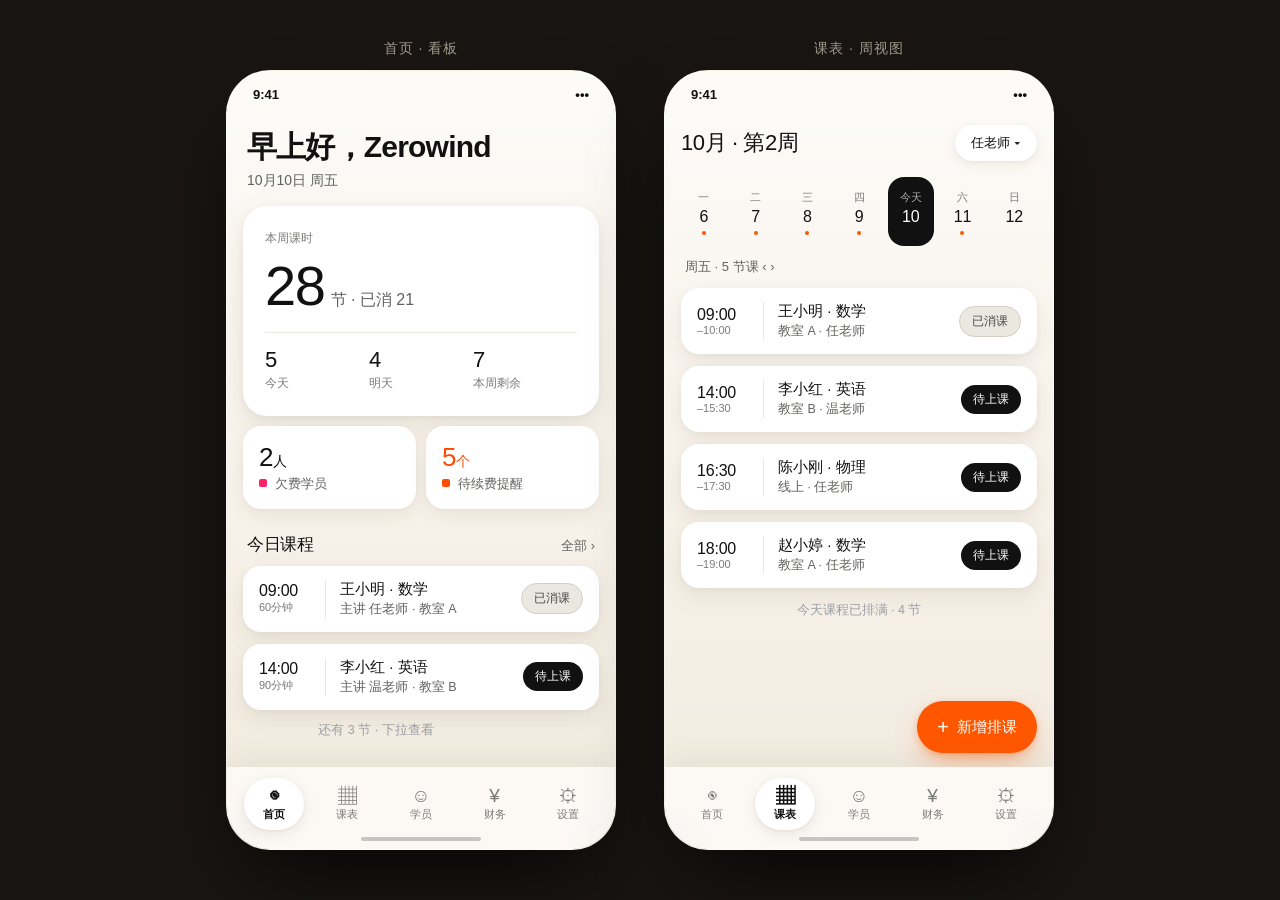
<file: design-preview/intercom-preview.html>
<!DOCTYPE html>
<html lang="zh-CN">
<head>
<meta charset="UTF-8">
<title>LessonMate 预览 · Intercom 风格</title>
<style>
  :root{
    --canvas:#f5f1ec; --surface:#ffffff; --surface-2:#ebe7e1;
    --ink:#111111; --ink-muted:#626260; --ink-subtle:#7b7b78;
    --hairline:#d3cec6; --hairline-soft:#ebe7e1;
    --fin:#ff5600;
    --report-blue:#65b5ff; --report-green:#0bdf50; --report-pink:#ff2067;
    --report-lime:#b3e01c; --report-cyan:#03b2cb; --report-orange:#fe4c02;
    --err:#c41c1c;
    --r-md:14px; --r-lg:18px; --r-xl:22px;
  }
  *{box-sizing:border-box;margin:0;padding:0;-webkit-tap-highlight-color:transparent;}
  body{font-family:-apple-system,"Helvetica Neue","PingFang SC","Noto Sans SC",sans-serif;background:#181512;display:flex;gap:48px;justify-content:center;align-items:flex-start;padding:40px 20px;}
  .label{color:#a39a8e;font-size:14px;text-align:center;margin-bottom:12px;letter-spacing:1px;}
  .phone{width:390px;height:780px;background:linear-gradient(180deg,#fdfbf8 0%,#f7f2ea 55%,#f1eade 100%);border-radius:44px;border:1px solid rgba(255,255,255,.14);overflow:hidden;position:relative;box-shadow:0 40px 90px -30px rgba(0,0,0,.85);flex:none;display:flex;flex-direction:column;}
  .status{height:46px;flex:none;display:flex;justify-content:space-between;align-items:center;padding:0 26px;font-size:13px;font-weight:600;color:var(--ink);}
  .app{flex:1;overflow-y:auto;padding:0 16px 150px;}
  .app::-webkit-scrollbar{width:0;}

  /* ===== 字体层级：weight 500 + 负字距 ===== */
  .hi{font-size:30px;font-weight:600;letter-spacing:-.8px;color:var(--ink);}
  .sub{font-size:14px;font-weight:400;color:var(--ink-muted);margin-top:4px;}

  /* hero：白卡不是彩卡 —— 数字做主角 */
  .hero{margin-top:16px;background:var(--surface);border:none;border-radius:24px;padding:24px 22px;box-shadow:0 10px 28px rgba(120,100,70,.13),0 2px 6px rgba(120,100,70,.07);}
  .hero .eyebrow{font-size:12px;font-weight:500;color:var(--ink-subtle);margin-bottom:10px;}
  .hero .num{font-size:56px;font-weight:500;letter-spacing:-1.4px;line-height:1.05;color:var(--ink);}
  .hero .num small{font-size:16px;font-weight:400;letter-spacing:0;color:var(--ink-muted);margin-left:6px;}
  .hero .row{display:flex;gap:0;margin-top:16px;border-top:1px solid var(--hairline-soft);padding-top:14px;}
  .hero .cell{flex:1;}
  .hero .cell .v{font-size:22px;font-weight:500;letter-spacing:-.3px;color:var(--ink);}
  .hero .cell .l{font-size:12px;color:var(--ink-subtle);margin-top:2px;}

  /* 功能色只做小标记（report palette 只出现在内容里） */
  .mk{display:inline-block;width:8px;height:8px;border-radius:2px;margin-right:8px;vertical-align:1px;}

  /* 卡片 */
  .sect{display:flex;justify-content:space-between;align-items:baseline;margin:24px 4px 10px;}
  .sect .t{font-size:17px;font-weight:500;letter-spacing:-.3px;color:var(--ink);}
  .sect .more{font-size:13px;color:var(--ink-muted);}
  .cards2{display:grid;grid-template-columns:1fr 1fr;gap:10px;}
  .stat{background:var(--surface);border:1px solid var(--hairline);border-radius:var(--r-lg);padding:16px;border:none;box-shadow:0 6px 18px rgba(120,100,70,.10),0 1px 3px rgba(120,100,70,.06);}
  .stat .v{font-size:26px;font-weight:500;letter-spacing:-.5px;color:var(--ink);}
  .stat .l{font-size:12.5px;color:var(--ink-muted);margin-top:3px;}
  .stat.rose .v{color:var(--report-pink);}
  .stat.warn .v{color:var(--report-orange);}

  /* 课程列表行 */
  .lesson{background:var(--surface);border:1px solid var(--hairline);border-radius:var(--r-lg);padding:14px 16px;display:flex;gap:14px;align-items:center;margin-bottom:12px;border:none;box-shadow:0 8px 22px rgba(120,100,70,.11),0 2px 5px rgba(120,100,70,.06);}
  .t-time{width:52px;flex:none;}
  .t-time .tm{font-size:16px;font-weight:500;letter-spacing:-.2px;color:var(--ink);}
  .t-time .ap{font-size:11px;color:var(--ink-subtle);}
  .t-main{flex:1;min-width:0;border-left:1px solid var(--hairline-soft);padding-left:14px;}
  .t-main .st{font-size:15px;font-weight:500;color:var(--ink);}
  .t-main .meta{font-size:12.5px;color:var(--ink-muted);margin-top:2px;}
  .t-tag{flex:none;font-size:12px;font-weight:500;border-radius:999px;padding:6px 12px;}
  .t-tag.done{background:var(--surface-2);color:#4a4a48;border:1px solid var(--hairline);}
  .t-tag.todo{background:var(--ink);color:#fff;}

  /* Fin Orange：只给「新增排课」这一个动作 */
  .fin-btn{position:absolute;right:16px;bottom:96px;background:var(--fin);color:#fff;border:none;border-radius:var(--r-md);padding:0 20px;height:52px;display:flex;align-items:center;gap:8px;font-size:15px;font-weight:500;box-shadow:0 12px 28px -8px rgba(255,86,0,.5),0 2px 6px rgba(255,86,0,.25);border-radius:999px;}
  .fin-btn .plus{font-size:20px;font-weight:400;}

  /* 底部导航：炭黑激活，无胶囊 */
  .tabbar{position:absolute;left:0;right:0;bottom:0;background:rgba(253,251,248,.9);backdrop-filter:blur(18px);border-top:none;height:82px;display:flex;align-items:center;justify-content:space-around;padding:0 10px 8px;box-shadow:0 -8px 24px rgba(120,100,70,.08);border-radius:0;}
  .tab{display:flex;flex-direction:column;align-items:center;gap:3px;font-size:10.5px;color:var(--ink-subtle);width:60px;padding:8px 0;border-radius:999px;}
  .tab .ti{font-size:19px;line-height:1;}
  .tab.on{color:var(--ink);font-weight:600;background:var(--surface);box-shadow:0 4px 14px rgba(120,100,70,.14),0 1px 3px rgba(120,100,70,.08);}
  .homeind{position:absolute;bottom:8px;left:50%;transform:translateX(-50%);width:120px;height:4px;border-radius:99px;background:rgba(17,17,17,.22);}

  /* ===== 课表页 ===== */
  .sch-head{display:flex;justify-content:space-between;align-items:center;margin-top:8px;}
  .m{font-size:22px;font-weight:500;letter-spacing:-.4px;color:var(--ink);}
  .filter{background:var(--surface);border:none;border-radius:999px;padding:9px 16px;box-shadow:0 4px 12px rgba(120,100,70,.10),0 1px 3px rgba(120,100,70,.06);font-size:13px;color:var(--ink);display:flex;gap:6px;align-items:center;}
  .week{display:flex;gap:6px;margin:16px 0 4px;}
  .wd{flex:1;text-align:center;padding:12px 0 10px;border-radius:16px;border:1px solid transparent;}
  .wd .dn{font-size:11px;color:var(--ink-subtle);}
  .wd .dt{font-size:16px;font-weight:500;color:var(--ink);margin-top:3px;letter-spacing:-.2px;}
  .wd.sel{background:var(--ink);}
  .wd.sel .dn{color:rgba(255,255,255,.65);}
  .wd.sel .dt{color:#fff;}
  .wd .dot{width:4px;height:4px;border-radius:99px;background:var(--fin);margin:5px auto 0;}
  .wd.sel .dot{background:rgba(255,255,255,.7);}
  .day-total{font-size:13px;color:var(--ink-muted);margin:12px 4px;}
</style>
</head>
<body>

<div>
  <div class="label">首页 · 看板</div>
  <div class="phone">
    <div class="status"><span>9:41</span><span>•••</span></div>
    <div class="app">
      <div style="padding:10px 4px 0">
        <div class="hi">早上好，Zerowind</div>
        <div class="sub">10月10日 周五</div>
      </div>

      <div class="hero">
        <div class="eyebrow">本周课时</div>
        <div class="num">28<small>节 · 已消 21</small></div>
        <div class="row">
          <div class="cell"><div class="v">5</div><div class="l">今天</div></div>
          <div class="cell"><div class="v">4</div><div class="l">明天</div></div>
          <div class="cell"><div class="v">7</div><div class="l">本周剩余</div></div>
        </div>
      </div>

      <div class="cards2" style="margin-top:10px">
        <div class="stat"><div class="v">2<span style="font-size:14px">人</span></div><div class="l"><span class="mk" style="background:var(--report-pink)"></span>欠费学员</div></div>
        <div class="stat warn"><div class="v">5<span style="font-size:14px">个</span></div><div class="l"><span class="mk" style="background:var(--report-orange)"></span>待续费提醒</div></div>
      </div>

      <div class="sect"><span class="t">今日课程</span><span class="more">全部 ›</span></div>
      <div class="lesson">
        <div class="t-time"><div class="tm">09:00</div><div class="ap">60分钟</div></div>
        <div class="t-main"><div class="st">王小明 · 数学</div><div class="meta">主讲 任老师 · 教室 A</div></div>
        <div class="t-tag done">已消课</div>
      </div>
      <div class="lesson">
        <div class="t-time"><div class="tm">14:00</div><div class="ap">90分钟</div></div>
        <div class="t-main"><div class="st">李小红 · 英语</div><div class="meta">主讲 温老师 · 教室 B</div></div>
        <div class="t-tag todo">待上课</div>
      </div>
      <div style="text-align:center;font-size:12.5px;color:#9c9fa5;margin:10px 90px 0 0">还有 3 节 · 下拉查看</div>
    </div>
    <div class="tabbar">
      <div class="tab on"><div class="ti">◉</div>首页</div>
      <div class="tab"><div class="ti">▦</div>课表</div>
      <div class="tab"><div class="ti">☺</div>学员</div>
      <div class="tab"><div class="ti">¥</div>财务</div>
      <div class="tab"><div class="ti">⚙</div>设置</div>
    </div>
    <div class="homeind"></div>
  </div>
</div>

<div>
  <div class="label">课表 · 周视图</div>
  <div class="phone">
    <div class="status"><span>9:41</span><span>•••</span></div>
    <div class="app">
      <div class="sch-head">
        <div class="m">10月 · 第2周</div>
        <div class="filter">任老师 ▾</div>
      </div>
      <div class="week">
        <div class="wd"><div class="dn">一</div><div class="dt">6</div><div class="dot"></div></div>
        <div class="wd"><div class="dn">二</div><div class="dt">7</div><div class="dot"></div></div>
        <div class="wd"><div class="dn">三</div><div class="dt">8</div><div class="dot"></div></div>
        <div class="wd"><div class="dn">四</div><div class="dt">9</div><div class="dot"></div></div>
        <div class="wd sel"><div class="dn">今天</div><div class="dt">10</div></div>
        <div class="wd"><div class="dn">六</div><div class="dt">11</div><div class="dot"></div></div>
        <div class="wd"><div class="dn">日</div><div class="dt">12</div></div>
      </div>
      <div class="day-total">周五 · 5 节课 ‹ ›</div>
      <div class="lesson">
        <div class="t-time"><div class="tm">09:00</div><div class="ap">–10:00</div></div>
        <div class="t-main"><div class="st">王小明 · 数学</div><div class="meta">教室 A · 任老师</div></div>
        <div class="t-tag done">已消课</div>
      </div>
      <div class="lesson">
        <div class="t-time"><div class="tm">14:00</div><div class="ap">–15:30</div></div>
        <div class="t-main"><div class="st">李小红 · 英语</div><div class="meta">教室 B · 温老师</div></div>
        <div class="t-tag todo">待上课</div>
      </div>
      <div class="lesson">
        <div class="t-time"><div class="tm">16:30</div><div class="ap">–17:30</div></div>
        <div class="t-main"><div class="st">陈小刚 · 物理</div><div class="meta">线上 · 任老师</div></div>
        <div class="t-tag todo">待上课</div>
      </div>
      <div class="lesson">
        <div class="t-time"><div class="tm">18:00</div><div class="ap">–19:00</div></div>
        <div class="t-main"><div class="st">赵小婷 · 数学</div><div class="meta">教室 A · 任老师</div></div>
        <div class="t-tag todo">待上课</div>
      </div>
      <div style="text-align:center;font-size:12.5px;color:#9c9fa5;margin:14px 0 0">今天课程已排满 · 4 节</div>
    </div>
    <button class="fin-btn"><span class="plus">+</span> 新增排课</button>
    <div class="tabbar">
      <div class="tab"><div class="ti">◉</div>首页</div>
      <div class="tab on"><div class="ti">▦</div>课表</div>
      <div class="tab"><div class="ti">☺</div>学员</div>
      <div class="tab"><div class="ti">¥</div>财务</div>
      <div class="tab"><div class="ti">⚙</div>设置</div>
    </div>
    <div class="homeind"></div>
  </div>
</div>

</body>
</html>
</file>
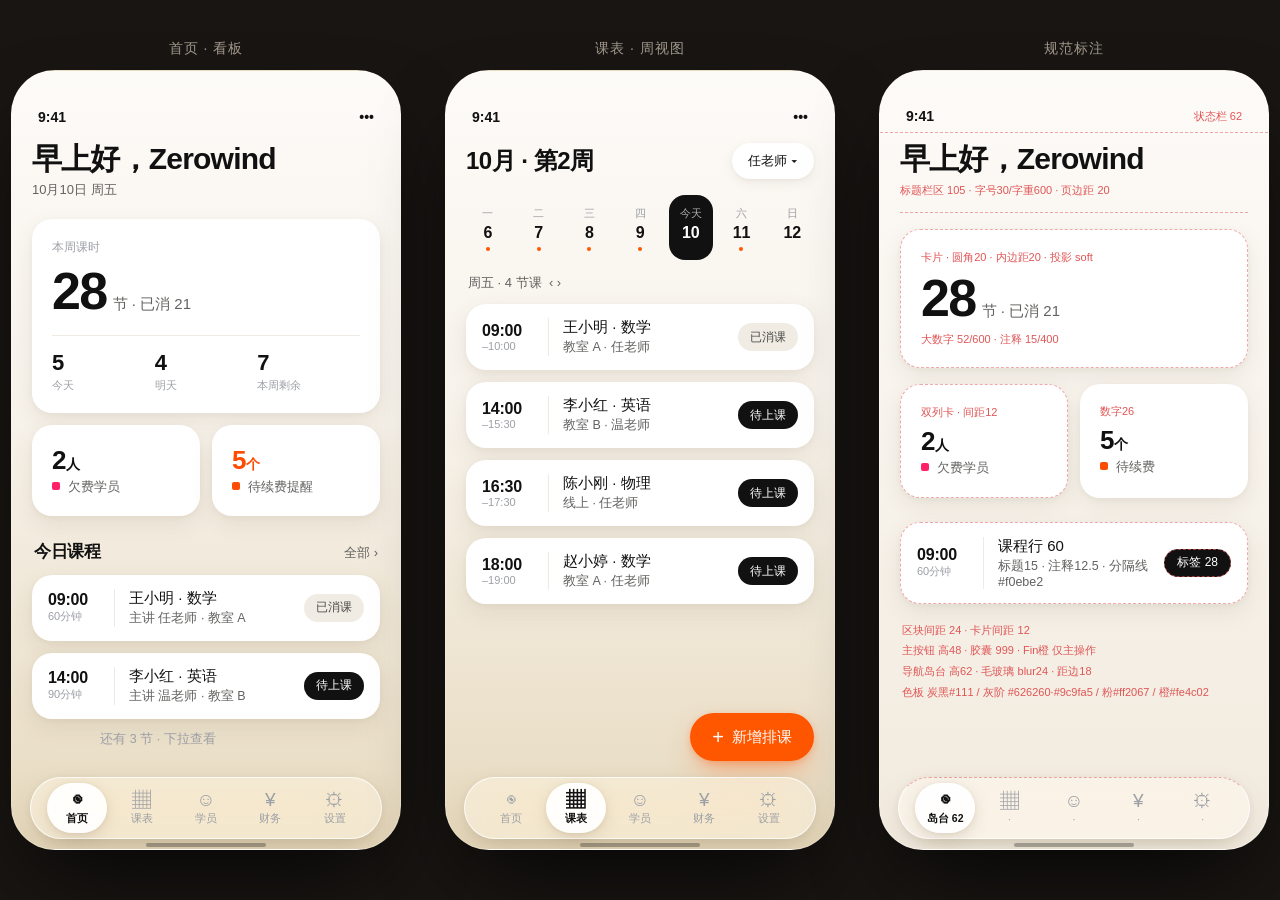
<file: design-preview/intercom-spec.html>
<!DOCTYPE html>
<html lang="zh-CN">
<head>
<meta charset="UTF-8">
<title>LessonMate 设计规范版</title>
<style>
  /* ===== 设计规范 tokens（对齐参考图标注体系） =====
     状态栏 62px · 导航栏 62px(+指示条) · 标签 28px · 按钮高 48px
     间距 4/8/12/16/24/32 · 页边距 20 · 圆角 卡20/钮999/小件12
     字号 30/22/17/15/13/11 · 主色 炭黑 #111 · 强调 Fin橙 #FF5600 */
  :root{
    --canvas-top:#fdfbf8; --canvas-mid:#f7f2ea; --canvas-bot:#f1eade;
    --surface:#ffffff; --ink:#111111; --ink-2:#626260; --ink-3:#9c9fa5;
    --fin:#ff5600; --pink:#ff2067; --orange:#fe4c02;
    --sb:62px; --nav:62px; --tag:28px; --btn:48px;
    --r-card:20px; --r-s:12px;
  }
  *{box-sizing:border-box;margin:0;padding:0;-webkit-tap-highlight-color:transparent;}
  body{font-family:-apple-system,"PingFang SC","Noto Sans SC",sans-serif;background:#181512;display:flex;gap:44px;justify-content:center;align-items:flex-start;padding:40px 20px;}
  .label{color:#a39a8e;font-size:14px;text-align:center;margin-bottom:12px;letter-spacing:1px;}
  .phone{width:390px;height:780px;background:linear-gradient(180deg,var(--canvas-top),var(--canvas-mid) 45%,#eadfc8 88%,#e3d5b8);border-radius:44px;border:1px solid rgba(255,255,255,.14);overflow:hidden;position:relative;box-shadow:0 40px 90px -30px rgba(0,0,0,.85);flex:none;display:flex;flex-direction:column;}

  /* 状态栏 62px */
  .status{height:var(--sb);flex:none;display:flex;justify-content:space-between;align-items:flex-end;padding:0 26px 8px;font-size:14px;font-weight:600;color:var(--ink);}

  .app{flex:1;overflow-y:auto;padding:0 20px calc(var(--nav) + 66px);}
  .app::-webkit-scrollbar{width:0;}

  /* 标题栏（105pt 规范区） */
  .titlebar{padding:8px 0 4px;}
  .hi{font-size:30px;font-weight:600;letter-spacing:-.8px;color:var(--ink);line-height:1.2;}
  .sub{font-size:13px;color:var(--ink-2);margin-top:4px;}

  .card{background:var(--surface);border-radius:var(--r-card);padding:20px;box-shadow:0 8px 22px rgba(120,100,70,.11),0 2px 5px rgba(120,100,70,.06);}
  .hero{margin-top:16px;}
  .hero .eyebrow{font-size:12px;font-weight:500;color:var(--ink-3);margin-bottom:8px;}
  .hero .num{font-size:52px;font-weight:600;letter-spacing:-1.6px;line-height:1.05;color:var(--ink);}
  .hero .num small{font-size:15px;font-weight:400;letter-spacing:0;color:var(--ink-2);margin-left:6px;}
  .hero .row{display:flex;margin-top:16px;border-top:1px solid #f0ebe2;padding-top:14px;}
  .hero .cell{flex:1;}
  .hero .cell .v{font-size:22px;font-weight:600;letter-spacing:-.3px;color:var(--ink);}
  .hero .cell .l{font-size:11px;color:var(--ink-3);margin-top:2px;}

  .mk{display:inline-block;width:8px;height:8px;border-radius:2px;margin-right:8px;vertical-align:1px;}

  /* 区块头：标题17 + 间距24 */
  .sect{display:flex;justify-content:space-between;align-items:baseline;margin:24px 2px 12px;}
  .sect .t{font-size:17px;font-weight:600;letter-spacing:-.3px;color:var(--ink);}
  .sect .more{font-size:13px;color:var(--ink-2);}

  .cards2{display:grid;grid-template-columns:1fr 1fr;gap:12px;}
  .stat .v{font-size:26px;font-weight:600;letter-spacing:-.5px;color:var(--ink);}
  .stat .l{font-size:12.5px;color:var(--ink-2);margin-top:3px;}
  .stat.rose .v{color:var(--pink);}
  .stat.warn .v{color:var(--orange);}

  /* 课程行：信息栏 60px + 标签 28px */
  .lesson{display:flex;gap:14px;align-items:center;padding:14px 16px;margin-bottom:12px;}
  .t-time{width:52px;flex:none;}
  .t-time .tm{font-size:16px;font-weight:600;letter-spacing:-.2px;color:var(--ink);}
  .t-time .ap{font-size:11px;color:var(--ink-3);}
  .t-main{flex:1;min-width:0;border-left:1px solid #f0ebe2;padding-left:14px;}
  .t-main .st{font-size:15px;font-weight:500;color:var(--ink);}
  .t-main .meta{font-size:12.5px;color:var(--ink-2);margin-top:2px;}
  .t-tag{flex:none;height:var(--tag);display:inline-flex;align-items:center;font-size:12px;font-weight:500;border-radius:999px;padding:0 12px;}
  .t-tag.done{background:#f1ece3;color:#4a4a48;}
  .t-tag.todo{background:var(--ink);color:#fff;}

  /* 主按钮 48px 高，胶囊 */
  .fin-btn{position:absolute;right:20px;bottom:calc(var(--nav) + 26px);height:var(--btn);background:var(--fin);color:#fff;border:none;border-radius:999px;padding:0 22px;display:flex;align-items:center;gap:8px;font-size:15px;font-weight:500;box-shadow:0 12px 28px -8px rgba(255,86,0,.5),0 2px 6px rgba(255,86,0,.25);}
  .fin-btn .plus{font-size:20px;font-weight:400;}

  /* 导航栏 62px + 选中高亮胶囊 */
  .tabbar{position:absolute;left:18px;right:18px;bottom:calc(10px + 0px);height:var(--nav);background:rgba(255,253,249,.42);backdrop-filter:blur(26px) saturate(180%);-webkit-backdrop-filter:blur(26px) saturate(180%);border:1px solid rgba(255,255,255,.8);border-radius:999px;display:flex;align-items:center;justify-content:space-around;padding:0 14px;box-shadow:0 14px 34px -10px rgba(120,100,70,.28),0 2px 8px rgba(120,100,70,.10);}
  .tab{display:flex;flex-direction:column;align-items:center;gap:3px;font-size:10.5px;color:var(--ink-3);width:60px;padding:7px 0;border-radius:999px;}
  .tab .ti{font-size:19px;line-height:1;}
  .tab.on{color:var(--ink);font-weight:600;background:rgba(255,255,255,.92);box-shadow:0 5px 16px rgba(120,100,70,.18),0 1px 4px rgba(120,100,70,.10);}
  .homeind{position:absolute;bottom:calc(10px + var(--nav) - 2px);bottom:2px;left:50%;transform:translateX(-50%);width:120px;height:4px;border-radius:99px;background:rgba(17,17,17,.30);z-index:60;}

  /* 课表页 */
  .sch-head{display:flex;justify-content:space-between;align-items:center;margin-top:10px;}
  .m{font-size:24px;font-weight:600;letter-spacing:-.5px;color:var(--ink);}
  .filter{background:var(--surface);border-radius:999px;height:36px;padding:0 16px;font-size:13px;color:var(--ink);display:flex;gap:6px;align-items:center;box-shadow:0 4px 12px rgba(120,100,70,.10),0 1px 3px rgba(120,100,70,.06);}
  .week{display:flex;gap:7px;margin:16px 0 6px;}
  .wd{flex:1;text-align:center;padding:11px 0 9px;border-radius:16px;}
  .wd .dn{font-size:11px;color:var(--ink-3);}
  .wd .dt{font-size:16px;font-weight:600;color:var(--ink);margin-top:3px;letter-spacing:-.2px;}
  .wd.sel{background:var(--ink);}
  .wd.sel .dn{color:rgba(255,255,255,.65);}
  .wd.sel .dt{color:#fff;}
  .wd .dot{width:4px;height:4px;border-radius:99px;background:var(--fin);margin:5px auto 0;}
  .day-total{font-size:13px;color:var(--ink-2);margin:14px 2px 12px;}

  /* 规范标注层 */
  .anno{position:absolute;font-size:10px;color:#e05555;white-space:nowrap;display:flex;align-items:center;gap:3px;}
  .anno .ln{display:inline-block;height:1px;background:#e05555;width:34px;}
</style>
</head>
<body>

<div>
  <div class="label">首页 · 看板</div>
  <div class="phone">
    <div class="status"><span>9:41</span><span>•••</span></div>
    <div class="app">
      <div class="titlebar">
        <div class="hi">早上好，Zerowind</div>
        <div class="sub">10月10日 周五</div>
      </div>

      <div class="card hero">
        <div class="eyebrow">本周课时</div>
        <div class="num">28<small>节 · 已消 21</small></div>
        <div class="row">
          <div class="cell"><div class="v">5</div><div class="l">今天</div></div>
          <div class="cell"><div class="v">4</div><div class="l">明天</div></div>
          <div class="cell"><div class="v">7</div><div class="l">本周剩余</div></div>
        </div>
      </div>

      <div class="cards2" style="margin-top:12px">
        <div class="card stat"><div class="v">2<span style="font-size:14px">人</span></div><div class="l"><span class="mk" style="background:var(--pink)"></span>欠费学员</div></div>
        <div class="card stat warn"><div class="v">5<span style="font-size:14px">个</span></div><div class="l"><span class="mk" style="background:var(--orange)"></span>待续费提醒</div></div>
      </div>

      <div class="sect"><span class="t">今日课程</span><span class="more">全部 ›</span></div>
      <div class="card lesson">
        <div class="t-time"><div class="tm">09:00</div><div class="ap">60分钟</div></div>
        <div class="t-main"><div class="st">王小明 · 数学</div><div class="meta">主讲 任老师 · 教室 A</div></div>
        <div class="t-tag done">已消课</div>
      </div>
      <div class="card lesson">
        <div class="t-time"><div class="tm">14:00</div><div class="ap">90分钟</div></div>
        <div class="t-main"><div class="st">李小红 · 英语</div><div class="meta">主讲 温老师 · 教室 B</div></div>
        <div class="t-tag todo">待上课</div>
      </div>
      <div style="text-align:center;font-size:12.5px;color:#9c9fa5;margin:12px 96px 0 0">还有 3 节 · 下拉查看</div>
    </div>
    <div class="tabbar">
      <div class="tab on"><div class="ti">◉</div>首页</div>
      <div class="tab"><div class="ti">▦</div>课表</div>
      <div class="tab"><div class="ti">☺</div>学员</div>
      <div class="tab"><div class="ti">¥</div>财务</div>
      <div class="tab"><div class="ti">⚙</div>设置</div>
    </div>
    <div class="homeind"></div>
  </div>
</div>

<div>
  <div class="label">课表 · 周视图</div>
  <div class="phone">
    <div class="status"><span>9:41</span><span>•••</span></div>
    <div class="app">
      <div class="sch-head">
        <div class="m">10月 · 第2周</div>
        <div class="filter">任老师 ▾</div>
      </div>
      <div class="week">
        <div class="wd"><div class="dn">一</div><div class="dt">6</div><div class="dot"></div></div>
        <div class="wd"><div class="dn">二</div><div class="dt">7</div><div class="dot"></div></div>
        <div class="wd"><div class="dn">三</div><div class="dt">8</div><div class="dot"></div></div>
        <div class="wd"><div class="dn">四</div><div class="dt">9</div><div class="dot"></div></div>
        <div class="wd sel"><div class="dn">今天</div><div class="dt">10</div></div>
        <div class="wd"><div class="dn">六</div><div class="dt">11</div><div class="dot"></div></div>
        <div class="wd"><div class="dn">日</div><div class="dt">12</div></div>
      </div>
      <div class="day-total">周五 · 4 节课 &nbsp;‹ ›</div>
      <div class="card lesson">
        <div class="t-time"><div class="tm">09:00</div><div class="ap">–10:00</div></div>
        <div class="t-main"><div class="st">王小明 · 数学</div><div class="meta">教室 A · 任老师</div></div>
        <div class="t-tag done">已消课</div>
      </div>
      <div class="card lesson">
        <div class="t-time"><div class="tm">14:00</div><div class="ap">–15:30</div></div>
        <div class="t-main"><div class="st">李小红 · 英语</div><div class="meta">教室 B · 温老师</div></div>
        <div class="t-tag todo">待上课</div>
      </div>
      <div class="card lesson">
        <div class="t-time"><div class="tm">16:30</div><div class="ap">–17:30</div></div>
        <div class="t-main"><div class="st">陈小刚 · 物理</div><div class="meta">线上 · 任老师</div></div>
        <div class="t-tag todo">待上课</div>
      </div>
      <div class="card lesson">
        <div class="t-time"><div class="tm">18:00</div><div class="ap">–19:00</div></div>
        <div class="t-main"><div class="st">赵小婷 · 数学</div><div class="meta">教室 A · 任老师</div></div>
        <div class="t-tag todo">待上课</div>
      </div>
    </div>
    <button class="fin-btn"><span class="plus">+</span> 新增排课</button>
    <div class="tabbar">
      <div class="tab"><div class="ti">◉</div>首页</div>
      <div class="tab on"><div class="ti">▦</div>课表</div>
      <div class="tab"><div class="ti">☺</div>学员</div>
      <div class="tab"><div class="ti">¥</div>财务</div>
      <div class="tab"><div class="ti">⚙</div>设置</div>
    </div>
    <div class="homeind"></div>
  </div>
</div>

<div>
  <div class="label">规范标注</div>
  <div class="phone" style="background:linear-gradient(180deg,#fdfbf8,#f7f2ea 55%,#f1eade)">
    <div class="status" style="border-bottom:1px dashed rgba(224,85,85,.5)"><span>9:41</span><span style="color:#e05555;font-size:11px;font-weight:500">状态栏 62</span></div>
    <div class="app">
      <div class="titlebar" style="border-bottom:1px dashed rgba(224,85,85,.5);padding-bottom:14px">
        <div class="hi">早上好，Zerowind</div>
        <div style="font-size:11px;color:#e05555;margin-top:6px">标题栏区 105 · 字号30/字重600 · 页边距 20</div>
      </div>
      <div class="card hero" style="margin-top:16px;border:1px dashed rgba(224,85,85,.5)">
        <div style="font-size:11px;color:#e05555;margin-bottom:6px">卡片 · 圆角20 · 内边距20 · 投影 soft</div>
        <div class="num">28<small>节 · 已消 21</small></div>
        <div style="font-size:11px;color:#e05555;margin-top:6px">大数字 52/600 · 注释 15/400</div>
      </div>
      <div class="cards2" style="margin-top:16px">
        <div class="card stat" style="border:1px dashed rgba(224,85,85,.5)"><div style="font-size:11px;color:#e05555;margin-bottom:6px">双列卡 · 间距12</div><div class="v">2<span style="font-size:14px">人</span></div><div class="l"><span class="mk" style="background:var(--pink)"></span>欠费学员</div></div>
        <div class="card stat"><div style="font-size:11px;color:#e05555;margin-bottom:6px">数字26</div><div class="v">5<span style="font-size:14px">个</span></div><div class="l"><span class="mk" style="background:var(--orange)"></span>待续费</div></div>
      </div>
      <div class="card lesson" style="margin-top:24px;border:1px dashed rgba(224,85,85,.5)">
        <div class="t-time"><div class="tm">09:00</div><div class="ap">60分钟</div></div>
        <div class="t-main"><div class="st">课程行 60</div><div class="meta">标题15 · 注释12.5 · 分隔线 #f0ebe2</div></div>
        <div class="t-tag todo" style="border:1px dashed rgba(224,85,85,.7)">标签 28</div>
      </div>
      <div style="font-size:11px;color:#e05555;margin:16px 2px;line-height:1.9">
        区块间距 24 · 卡片间距 12<br>
        主按钮 高48 · 胶囊 999 · Fin橙 仅主操作<br>导航岛台 高62 · 毛玻璃 blur24 · 距边18<br>
        色板 炭黑#111 / 灰阶 #626260·#9c9fa5 / 粉#ff2067 / 橙#fe4c02
      </div>
    </div>
    <div class="tabbar" style="border-top:1px dashed rgba(224,85,85,.5)">
      <div class="tab on"><div class="ti">◉</div>岛台 62</div>
      <div class="tab"><div class="ti">▦</div>·</div>
      <div class="tab"><div class="ti">☺</div>·</div>
      <div class="tab"><div class="ti">¥</div>·</div>
      <div class="tab"><div class="ti">⚙</div>·</div>
    </div>
    <div class="homeind"></div>
  </div>
</div>

</body>
</html>
</file>
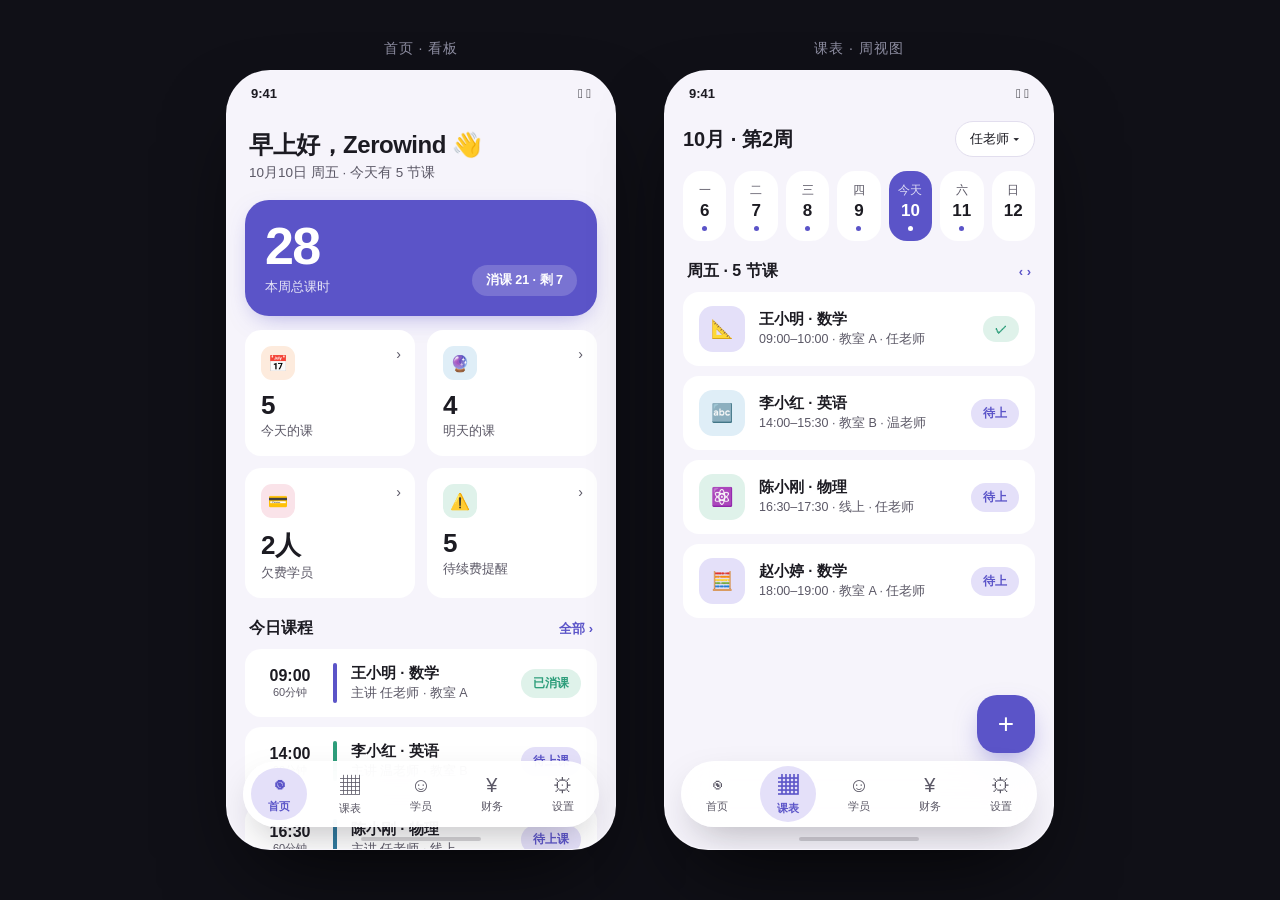
<file: design-preview/m3-preview.html>
<!DOCTYPE html>
<html lang="zh-CN">
<head>
<meta charset="UTF-8">
<title>LessonMate 预览 · Material 3 Expressive</title>
<style>
  :root{
    --md3-bg:#F6F4FB;            /* surface container 低饱和淡紫灰 */
    --md3-surface:#FFFFFF;
    --md3-surface-2:#F1EDFA;
    --md3-primary:#5B54C8;       /* 主色：靛紫（弃琥珀） */
    --md3-on-primary:#FFFFFF;
    --md3-secondary-ctn:#E4E0F9;
    --md3-on-secondary:#1D192B;
    --md3-tertiary:#2E9E7B;      /* 绿：消课/成功 */
    --md3-rose:#C94F6D;          /* 玫红：欠费/预警 */
    --md3-sky:#2F7A9E;           /* 蓝：学员 */
    --md3-outline:#E2DEEE;
    --md3-on-surface:#1C1B22;
    --md3-on-surface-var:#5B5866;
    --r-pill:999px; --r-lg:24px; --r-md:16px;
  }
  *{box-sizing:border-box;margin:0;padding:0;-webkit-tap-highlight-color:transparent;}
  body{font-family:-apple-system,"PingFang SC","Noto Sans SC",sans-serif;background:#101017;display:flex;gap:48px;justify-content:center;align-items:flex-start;padding:40px 20px;}
  .label{color:#8f8fa3;font-size:14px;text-align:center;margin-bottom:12px;letter-spacing:1px;}
  .phone{width:390px;height:780px;background:var(--md3-bg);border-radius:44px;border:1px solid rgba(255,255,255,.12);overflow:hidden;position:relative;box-shadow:0 40px 90px -30px rgba(0,0,0,.8);flex:none;display:flex;flex-direction:column;}
  .status{height:44px;flex:none;display:flex;justify-content:space-between;align-items:center;padding:0 24px;font-size:13px;font-weight:600;color:var(--md3-on-surface);}
  .app{flex:1;overflow-y:auto;padding:0 18px 130px;}
  .app::-webkit-scrollbar{width:0;}

  /* ===== 通用组件 ===== */
  .greet{padding:14px 4px 4px;}
  .greet .hi{font-size:24px;font-weight:800;color:var(--md3-on-surface);letter-spacing:-.02em;}
  .greet .sub{font-size:13.5px;color:var(--md3-on-surface-var);margin-top:3px;}
  .hero{margin-top:14px;background:var(--md3-primary);color:#fff;border-radius:var(--r-lg);padding:20px;display:flex;justify-content:space-between;align-items:flex-end;box-shadow:0 8px 24px -10px rgba(91,84,200,.55);}
  .hero .num{font-size:52px;font-weight:800;line-height:1;letter-spacing:-.03em;}
  .hero .cap{font-size:13px;opacity:.85;margin-top:6px;}
  .hero .chip{background:rgba(255,255,255,.18);border-radius:var(--r-pill);padding:7px 14px;font-size:12.5px;font-weight:600;}
  .cards2{display:grid;grid-template-columns:1fr 1fr;gap:12px;margin-top:14px;}
  .stat{background:var(--md3-surface);border-radius:var(--r-md);padding:16px;position:relative;overflow:hidden;}
  .stat .ico{width:34px;height:34px;border-radius:11px;display:grid;place-items:center;font-size:16px;margin-bottom:10px;}
  .stat .v{font-size:26px;font-weight:800;color:var(--md3-on-surface);letter-spacing:-.02em;}
  .stat .l{font-size:12.5px;color:var(--md3-on-surface-var);margin-top:2px;}
  .stat.orange .ico{background:#FDEBDD;color:#C4622A;}
  .stat.blue .ico{background:#DFEEF7;color:var(--md3-sky);}
  .stat.rose .ico{background:#FAE3E9;color:var(--md3-rose);}
  .stat.green .ico{background:#DFF2EA;color:var(--md3-tertiary);}
  .stat .arrow{position:absolute;right:14px;top:16px;color:var(--md3-on-surface-var);font-size:14px;}
  .sect{display:flex;justify-content:space-between;align-items:center;margin:20px 4px 10px;}
  .sect .t{font-size:16px;font-weight:700;color:var(--md3-on-surface);}
  .sect .more{font-size:13px;color:var(--md3-primary);font-weight:600;}
  .today{background:var(--md3-surface);border-radius:var(--r-md);padding:14px 16px;display:flex;gap:14px;align-items:center;margin-bottom:10px;}
  .t-time{width:58px;flex:none;text-align:center;}
  .t-time .tm{font-size:16px;font-weight:800;color:var(--md3-on-surface);}
  .t-time .ap{font-size:11px;color:var(--md3-on-surface-var);}
  .t-bar{width:4px;height:40px;border-radius:99px;flex:none;}
  .t-main{flex:1;min-width:0;}
  .t-main .st{font-size:15px;font-weight:700;color:var(--md3-on-surface);}
  .t-main .meta{font-size:12.5px;color:var(--md3-on-surface-var);margin-top:2px;}
  .t-tag{flex:none;font-size:12px;font-weight:700;border-radius:var(--r-pill);padding:6px 12px;}

  /* 课表页 */
  .week{display:flex;gap:8px;margin:14px 0 16px;}
  .wd{flex:1;text-align:center;padding:12px 0 10px;border-radius:18px;background:var(--md3-surface);}
  .wd .dn{font-size:11.5px;color:var(--md3-on-surface-var);}
  .wd .dt{font-size:17px;font-weight:800;color:var(--md3-on-surface);margin-top:3px;}
  .wd.on{background:var(--md3-primary);}
  .wd.on .dn{color:rgba(255,255,255,.8);}
  .wd.on .dt{color:#fff;}
  .wd .dot{width:5px;height:5px;border-radius:99px;background:var(--md3-primary);margin:5px auto 0;}
  .wd.on .dot{background:#fff;}
  .sch-head{display:flex;justify-content:space-between;align-items:center;margin-top:6px;}
  .sch-head .m{font-size:20px;font-weight:800;color:var(--md3-on-surface);}
  .filter{background:var(--md3-surface);border:1px solid var(--md3-outline);border-radius:var(--r-pill);padding:8px 14px;font-size:13px;color:var(--md3-on-surface);display:flex;gap:6px;align-items:center;}
  .add-fab{position:absolute;right:18px;bottom:96px;width:58px;height:58px;border-radius:20px;background:var(--md3-primary);color:#fff;display:grid;place-items:center;font-size:28px;font-weight:300;box-shadow:0 12px 28px -8px rgba(91,84,200,.6);}
  .lesson{background:var(--md3-surface);border-radius:var(--r-md);padding:14px 16px;margin-bottom:10px;display:flex;gap:14px;align-items:center;}
  .lv{width:46px;height:46px;border-radius:14px;flex:none;display:grid;place-items:center;font-size:18px;}
  .lv.i{background:var(--md3-secondary-ctn);}
  .lv.b{background:#DFEEF7;}
  .lv.g{background:#DFF2EA;}

  /* 底部导航 */
  .tabbar{position:absolute;left:16px;right:16px;bottom:22px;height:66px;background:rgba(255,255,255,.92);backdrop-filter:blur(20px);border-radius:var(--r-pill);display:flex;align-items:center;justify-content:space-around;box-shadow:0 16px 40px -14px rgba(28,27,34,.35);border:1px solid rgba(255,255,255,.6);}
  .tab{display:flex;flex-direction:column;align-items:center;gap:3px;font-size:10.5px;color:var(--md3-on-surface-var);width:56px;padding:6px 0;border-radius:var(--r-pill);}
  .tab .ti{font-size:20px;}
  .tab.on{background:var(--md3-secondary-ctn);color:var(--md3-primary);font-weight:700;}
  .homeind{position:absolute;bottom:8px;left:50%;transform:translateX(-50%);width:120px;height:4px;border-radius:99px;background:rgba(28,27,34,.18);}
</style>
</head>
<body>

<div>
  <div class="label">首页 · 看板</div>
  <div class="phone">
    <div class="status"><span>9:41</span><span>􀙇 􀛨</span></div>
    <div class="app">
      <div class="greet">
        <div class="hi">早上好，Zerowind 👋</div>
        <div class="sub">10月10日 周五 · 今天有 5 节课</div>
      </div>
      <div class="hero">
        <div><div class="num">28</div><div class="cap">本周总课时</div></div>
        <div class="chip">消课 21 · 剩 7</div>
      </div>
      <div class="cards2">
        <div class="stat orange"><div class="ico">📅</div><div class="v">5</div><div class="l">今天的课</div><div class="arrow">›</div></div>
        <div class="stat blue"><div class="ico">🔮</div><div class="v">4</div><div class="l">明天的课</div><div class="arrow">›</div></div>
        <div class="stat rose"><div class="ico">💳</div><div class="v">2人</div><div class="l">欠费学员</div><div class="arrow">›</div></div>
        <div class="stat green"><div class="ico">⚠️</div><div class="v">5</div><div class="l">待续费提醒</div><div class="arrow">›</div></div>
      </div>
      <div class="sect"><span class="t">今日课程</span><span class="more">全部 ›</span></div>
      <div class="today">
        <div class="t-time"><div class="tm">09:00</div><div class="ap">60分钟</div></div>
        <div class="t-bar" style="background:var(--md3-primary)"></div>
        <div class="t-main"><div class="st">王小明 · 数学</div><div class="meta">主讲 任老师 · 教室 A</div></div>
        <div class="t-tag" style="background:#DFF2EA;color:var(--md3-tertiary)">已消课</div>
      </div>
      <div class="today">
        <div class="t-time"><div class="tm">14:00</div><div class="ap">90分钟</div></div>
        <div class="t-bar" style="background:var(--md3-tertiary)"></div>
        <div class="t-main"><div class="st">李小红 · 英语</div><div class="meta">主讲 温老师 · 教室 B</div></div>
        <div class="t-tag" style="background:var(--md3-secondary-ctn);color:var(--md3-primary)">待上课</div>
      </div>
      <div class="today">
        <div class="t-time"><div class="tm">16:30</div><div class="ap">60分钟</div></div>
        <div class="t-bar" style="background:var(--md3-sky)"></div>
        <div class="t-main"><div class="st">陈小刚 · 物理</div><div class="meta">主讲 任老师 · 线上</div></div>
        <div class="t-tag" style="background:var(--md3-secondary-ctn);color:var(--md3-primary)">待上课</div>
      </div>
    </div>
    <div class="tabbar">
      <div class="tab on"><div class="ti">◉</div>首页</div>
      <div class="tab"><div class="ti">▦</div>课表</div>
      <div class="tab"><div class="ti">☺</div>学员</div>
      <div class="tab"><div class="ti">¥</div>财务</div>
      <div class="tab"><div class="ti">⚙</div>设置</div>
    </div>
    <div class="homeind"></div>
  </div>
</div>

<div>
  <div class="label">课表 · 周视图</div>
  <div class="phone">
    <div class="status"><span>9:41</span><span>􀙇 􀛨</span></div>
    <div class="app">
      <div class="sch-head">
        <div class="m">10月 · 第2周</div>
        <div class="filter">任老师 ▾</div>
      </div>
      <div class="week">
        <div class="wd"><div class="dn">一</div><div class="dt">6</div><div class="dot"></div></div>
        <div class="wd"><div class="dn">二</div><div class="dt">7</div><div class="dot"></div></div>
        <div class="wd"><div class="dn">三</div><div class="dt">8</div><div class="dot"></div></div>
        <div class="wd"><div class="dn">四</div><div class="dt">9</div><div class="dot"></div></div>
        <div class="wd on"><div class="dn">今天</div><div class="dt">10</div><div class="dot"></div></div>
        <div class="wd"><div class="dn">六</div><div class="dt">11</div><div class="dot"></div></div>
        <div class="wd"><div class="dn">日</div><div class="dt">12</div></div>
      </div>
      <div class="sect"><span class="t">周五 · 5 节课</span><span class="more">‹ ›</span></div>
      <div class="lesson">
        <div class="lv i">📐</div>
        <div class="t-main"><div class="st">王小明 · 数学</div><div class="meta">09:00–10:00 · 教室 A · 任老师</div></div>
        <div class="t-tag" style="background:#DFF2EA;color:var(--md3-tertiary)">✓</div>
      </div>
      <div class="lesson">
        <div class="lv b">🔤</div>
        <div class="t-main"><div class="st">李小红 · 英语</div><div class="meta">14:00–15:30 · 教室 B · 温老师</div></div>
        <div class="t-tag" style="background:var(--md3-secondary-ctn);color:var(--md3-primary)">待上</div>
      </div>
      <div class="lesson">
        <div class="lv g">⚛️</div>
        <div class="t-main"><div class="st">陈小刚 · 物理</div><div class="meta">16:30–17:30 · 线上 · 任老师</div></div>
        <div class="t-tag" style="background:var(--md3-secondary-ctn);color:var(--md3-primary)">待上</div>
      </div>
      <div class="lesson">
        <div class="lv i">🧮</div>
        <div class="t-main"><div class="st">赵小婷 · 数学</div><div class="meta">18:00–19:00 · 教室 A · 任老师</div></div>
        <div class="t-tag" style="background:var(--md3-secondary-ctn);color:var(--md3-primary)">待上</div>
      </div>
    </div>
    <div class="add-fab">+</div>
    <div class="tabbar">
      <div class="tab"><div class="ti">◉</div>首页</div>
      <div class="tab on"><div class="ti">▦</div>课表</div>
      <div class="tab"><div class="ti">☺</div>学员</div>
      <div class="tab"><div class="ti">¥</div>财务</div>
      <div class="tab"><div class="ti">⚙</div>设置</div>
    </div>
    <div class="homeind"></div>
  </div>
</div>

</body>
</html>
</file>
<file: css/tokens.css>
/* ==========================================================================
   排课工作台 · 设计 Token 体系（两端统一）
   由 taste-skill 方案 + finesse-ui 定稿生成 · v1.0
   原则：tinted 中性色（禁纯白纯黑）、单一暖阴影、三档圆角、语义色固定
   ========================================================================== */

:root {
  /* ---- 品牌色阶（中性 slate；全局禁用琥珀，琥珀仅保留为学员调色板一色） ---- */
  --brand-50: #f8fafc;
  --brand-100: #f1f5f9;
  --brand-200: #e2e8f0;
  --brand-300: #cbd5e1;
  --brand-400: #94a3b8;
  --brand-500: #64748b;
  --brand-600: #475569;
  --brand-700: #334155;

  /* ---- 中性面（stone 微暖 tinted，禁纯白） ---- */
  --surface-page: #fafaf9;        /* 页面底 */
  --surface-card: #fffffe;        /* 卡片面（近白非纯白） */
  --surface-sunken: #f5f5f4;      /* 凹陷区/输入框底 */
  --hairline: rgb(28 25 23 / 0.08);        /* 统一分隔线 */
  --hairline-strong: rgb(28 25 23 / 0.14); /* 强分隔（卡片描边） */

  /* ---- 文字墨色 ---- */
  --ink-900: #1c1917;             /* 主文字 */
  --ink-700: #44403c;             /* 次文字 */
  --ink-500: #78716c;             /* 辅助文字 */
  --ink-400: #a8a29e;             /* 占位/禁用 */

  /* ---- 语义色（全站唯一用途） ---- */
  --sem-danger: #e11d48;          /* 欠课 / 删除 */
  --sem-danger-soft: #fff1f2;
  --sem-warn: #dc2626;            /* 课时不足（警示走红系，禁用琥珀） */
  --sem-warn-soft: #fef2f2;
  --sem-ok: #059669;              /* 成功 / 已消课确认 */
  --sem-ok-soft: #ecfdf5;
  --sem-info: #0284c7;            /* 详情 / 提示 */
  --sem-info-soft: #f0f9ff;

  /* ---- 三档圆角（唯一体系，禁用其他值） ---- */
  --radius-card: 16px;            /* 卡片 / 弹窗 */
  --radius-btn: 10px;             /* 按钮 */
  --radius-input: 8px;            /* 输入框 / 下拉 */

  /* ---- 单一 tinted 暖阴影（禁纯黑阴影） ---- */
  --shadow-card: 0 1px 3px rgb(28 25 23 / 0.06), 0 1px 2px rgb(28 25 23 / 0.04);
  --shadow-pop: 0 12px 32px rgb(28 25 23 / 0.14), 0 2px 8px rgb(28 25 23 / 0.08);
  --shadow-nav: 0 -1px 0 rgb(28 25 23 / 0.06);

  /* ---- 动效曲线（GSAP/CSS 共用） ---- */
  --ease-out: cubic-bezier(0.16, 1, 0.3, 1);
  /* 位移类（元素在屏幕上从 A 走到 B）用 ease-in-out，进场/退场用 ease-out */
  --ease-move: cubic-bezier(0.77, 0, 0.175, 1);
  --dur-fast: 150ms;
  --dur-base: 220ms;
}

/* ==========================================================================
   Token → 组件基类（两端共用）
   ========================================================================== */

/* 卡片：单一表面 + hairline 描边 + 单一阴影 */
.ui-card {
  background: var(--surface-card);
  border: 1px solid var(--hairline-strong);
  border-radius: var(--radius-card);
  box-shadow: var(--shadow-card);
}

/* 主按钮 / 次按钮 / 危险按钮 */
.ui-btn {
  border-radius: var(--radius-btn);
  font-weight: 600;
  transition: transform var(--dur-fast) var(--ease-out),
              box-shadow var(--dur-fast) var(--ease-out),
              background-color var(--dur-fast) var(--ease-out);
}
.ui-btn:active { transform: scale(0.98); }

.ui-btn-primary {
  background: var(--brand-600);
  color: #fff;
}
.ui-btn-primary:hover { background: var(--brand-700); }

.ui-btn-secondary {
  background: var(--surface-sunken);
  color: var(--ink-700);
}
.ui-btn-secondary:hover { background: #e7e5e4; }

.ui-btn-danger {
  background: var(--sem-danger-soft);
  color: var(--sem-danger);
}

/* 输入框 */
.ui-input {
  background: var(--surface-card);
  border: 1px solid var(--hairline-strong);
  border-radius: var(--radius-input);
  transition: border-color var(--dur-fast) var(--ease-out),
              box-shadow var(--dur-fast) var(--ease-out);
}
.ui-input:focus {
  outline: none;
  border-color: var(--brand-500);
  /* 焦点环用 Fin 橙（禁琥珀） */
  box-shadow: 0 0 0 3px rgb(255 86 0 / 0.18);
}

/* 弹窗壳 */
.ui-modal {
  background: var(--surface-card);
  border-radius: var(--radius-card);
  box-shadow: var(--shadow-pop);
}

/* 日历课卡状态色条：状态色只出现在左条 + 角标，卡体中性 */
.ui-status-bar {
  position: absolute;
  left: 0;
  top: 8%;
  bottom: 8%;
  width: 3px;
  border-radius: 2px;
}
.ui-status-scheduled { background: var(--brand-500); }
.ui-status-completed { background: var(--sem-ok); }
.ui-status-leave { background: var(--ink-400); }

/* 数字滚动容器（GSAP 目标） */
.ui-num {
  font-variant-numeric: tabular-nums;
}

/* ==========================================================================
   功能区配色（每区一色，图标常驻；激活态背景同色）
   课表=琥珀(品牌) · 学员=绿(成长) · 财务=玫红(钱) · 设置=天蓝(系统)
   ========================================================================== */
.fn-home { color: #6366f1; }
.fn-home.is-active { color: #4f46e5; }
.fn-dashboard { color: #78716c; }
.fn-dashboard.is-active { color: #78716c; }
.fn-schedule { color: #ff5600; }
.fn-students { color: #059669; }
.fn-finance  { color: var(--sem-danger); }
.fn-settings { color: #111111; }
.fn-workbench { color: #7c3aed; }   /* 工作台（外部收入）：靛紫，与财务的玫红区分开 */

/* 激活态：图标跟随所在区的功能色变亮一档 */
.fn-schedule.is-active { color: #ff5600; }
.fn-students.is-active { color: #10b981; }
.fn-finance.is-active  { color: #f43f5e; }
.fn-settings.is-active { color: #111111; }
.fn-workbench.is-active { color: #6d28d9; }

/* ==========================================================================
   动效终态（reduced-motion 用户的强制回退）
   ========================================================================== */
@media (prefers-reduced-motion: reduce) {
  *, *::before, *::after {
    animation-duration: 0.01ms !important;
    /* 不补这条，无限动画会变成 0.01ms 一轮的空转 */
    animation-iteration-count: 1 !important;
    transition-duration: 0.01ms !important;
  }
  /* 减弱而非归零：弹窗 / Toast 保留 120ms 淡入淡出（帮助理解发生了什么），
     位移类已经在上面被归零 */
  .modal-box,
  #toast {
    transition: opacity 120ms ease !important;
  }
}
</file>
<file: css/styles.css>
/* ==========================================================================
   学生排课工作台 - 高颜值 UI 样式 & 移动端/桌面端自适应适配
   ========================================================================== */

/* ==========================================================================
   0. 手机浏览器视口适配（地址栏 / 刘海屏安全区）
   问题：100vh 在手机浏览器里包含被地址栏遮挡的区域，导致底部导航被挡。
   方案：
   1) body 用 100dvh（动态视口高度，地址栏收放时自动适应）；
   2) 老浏览器不支持 dvh 时回退 100vh（先写 vh 再写 dvh，后者覆盖前者）；
   3) 配合 viewport-fit=cover，用 env(safe-area-inset-*) 给底部导航和
      Toast 预留 iPhone 小白条等安全区，避免内容压到屏幕圆角外。
   ========================================================================== */
html, body {
  /* 兜底：不支持 dvh 的老浏览器 */
  height: 100vh;
  /* 现代浏览器：动态视口高度，地址栏收放自动适应 */
  height: 100dvh;
}

body {
  overflow: hidden; /* 页面级不滚动，内部区域各自滚动 */
}

/* 底部导航栏：上内边距保证按钮间距，下内边距预留安全区（小白条） */
.mobile-bottom-nav {
  padding-top: 0.5rem;
  padding-bottom: 0.5rem;
  /* iPhone 底部安全区；非刘海屏 env() 返回 0，无需担心 */
  padding-bottom: calc(0.5rem + env(safe-area-inset-bottom, 0px));
}

/* Toast 通知：底部位置同样避开安全区，否则会被小白条压住 */
.toast-safe-bottom {
  bottom: calc(4rem + env(safe-area-inset-bottom, 0px));
}

/* iOS Safari: 键盘弹出时 100dvh 自动收缩，但要防止 body 被橡皮筋拉动 */
@supports (-webkit-touch-callout: none) {
  body {
    position: fixed;
    inset: 0;
    width: 100%;
  }
}

/* 1. 基础布局与极简滚动条 */
.custom-scrollbar::-webkit-scrollbar {
  width: 5px;
  height: 5px;
}
.custom-scrollbar::-webkit-scrollbar-track {
  background: rgba(245, 242, 236, 0.5);
  border-radius: 99px;
}
.custom-scrollbar::-webkit-scrollbar-thumb {
  background: rgba(227, 219, 208, 0.9);
  border-radius: 99px;
}
.custom-scrollbar::-webkit-scrollbar-thumb:hover {
  background: rgba(168, 162, 158, 1);
}

/* 移动端 (手机屏幕 < 768px) 学员侧边栏 Overlay 抽屉效果 */
@media (max-width: 767px) {
  #sidebarStudent:not(.hidden) {
    position: fixed !important;
    top: 0;
    bottom: 0;
    left: 0;
    z-index: 40 !important;
    box-shadow: 0 25px 50px -12px rgba(0, 0, 0, 0.35) !important;
    width: 280px !important;
  }
}

/* 屏幕较小时的日历保底宽与响应式自适应 */
#calendarHeaderDays,
#calendarGridColumns {
  min-width: 560px;
}

/* 2. 时间刻度轴对齐与样式 */
.time-slot-label {
  height: 64px;
  display: flex;
  align-items: flex-start;
  justify-content: center;
  margin-top: -8px;
  color: #a8a29e;
  font-size: 11px;
  font-family: ui-monospace, SFMono-Regular, Menlo, Monaco, Consolas, monospace;
  font-weight: 600;
}

/* 3. 7天日历列格高度与放置线 */
.calendar-day-column {
  position: relative;
  height: 832px; /* 13 个小时 * 64px = 832px */
  background-size: 100% 64px;
  background-image: linear-gradient(to bottom, transparent 63px, rgba(239, 233, 224, 0.65) 64px);
  transition: background-color 0.15s ease;
}

/* 半点虚线辅助线 */
.calendar-day-column::before {
  content: '';
  position: absolute;
  top: 0;
  left: 0;
  right: 0;
  bottom: 0;
  pointer-events: none;
  background-size: 100% 32px;
  background-image: linear-gradient(to bottom, transparent 31px, rgba(245, 242, 236, 0.75) 32px);
}

/* 4. 拖拽高亮放置目标区 (Drag Over Zone) */
.calendar-day-column.drag-over {
  background-color: rgba(168, 162, 158, 0.20) !important;
}

.drag-preview-slot {
  position: absolute;
  left: 3px;
  right: 3px;
  background: linear-gradient(135deg, rgba(168, 162, 158, 0.22), rgba(120, 113, 108, 0.30));
  border: 2px dashed #78716c;
  border-radius: 12px;
  pointer-events: none;
  z-index: 25;
  display: flex;
  align-items: center;
  justify-content: center;
  color: #1c1917;
  font-size: 11px;
  font-weight: 700;
  backdrop-filter: blur(4px);
  box-shadow: 0 4px 12px -2px rgba(28, 25, 23, 0.22);
  transition: opacity 80ms ease-out, transform 80ms ease-out;
}

/* 落点撞课：预览变红并直接写出原因（学员/老师/课室），这种位置松手会被拒绝 */
.drag-preview-slot.is-blocked {
  background: linear-gradient(135deg, rgba(213, 48, 79, 0.16), rgba(213, 48, 79, 0.26));
  border-color: #d5304f;
  color: #a01b36;
  box-shadow: 0 4px 12px -2px rgba(213, 48, 79, 0.28);
}

/* 5. 学生可拖拽卡片样式 (Draggable Student Card) */
.student-card {
  cursor: grab;
  user-select: none;
  transition: transform 0.2s cubic-bezier(0.16, 1, 0.3, 1), box-shadow 0.2s ease, border-color 0.2s ease;
}
/* hover 位移只在真正有指针悬停的设备上生效（触屏点击后 :hover 会粘住） */
@media (hover: hover) and (pointer: fine) {
  .student-card:hover {
    transform: translateY(-2px);
    box-shadow: 0 8px 20px -3px rgba(120, 100, 70, 0.16), 0 2px 6px -2px rgba(0, 0, 0, 0.04);
    border-color: #e3dbd0;
  }
}
.student-card:active {
  cursor: grabbing;
  transform: scale(0.98);
}
.student-card.dragging {
  opacity: 0.35;
  border: 2px dashed #78716c;
  box-shadow: none;
}

/* 6. 日历卡片 (Schedule Event Cards)
      整卡主题底色方案（2026-10 色卡改版）：去掉旧的左侧 4px 弧形色条，
      每个学员主题直接给整张卡上底色。颜色来自定稿色卡：
      #FDE8D3 奶油杏 / #CFD6C4 灰绿 / #99CDD8 雾蓝 / #A7B2A4 鼠尾草 / #F3C3B2 陶粉 / #DAE9E3 青白
      文字对比度：全部六色均为浅底 + 炭黑/同系深字（≥8:1），过 WCAG AA 4.5:1。
      （purple 曾用 #657166 深灰绿 + 白字：整页上太沉太突兀，且白底时间徽章看不清，已提亮） */
.schedule-event-card {
  position: absolute;
  border-radius: 12px;
  padding: 0;
  font-size: 11px;
  line-height: 1.25;
  box-shadow: 0 2px 8px -2px rgba(0, 0, 0, 0.08), 0 1px 2px -1px rgba(0, 0, 0, 0.04);
  cursor: pointer;
  /* 只过渡 transform / box-shadow：z-index 是离散值过渡无效，min-height 会触发重排抖动 */
  transition: transform 0.18s var(--ease-out), box-shadow 0.18s ease;
  user-select: none;
  z-index: 10;
  overflow: hidden;
  background: var(--ev-bg, #ffffff);
  color: var(--ev-sub, #1c1917);
  border: 0;
}

/* 姓名与徽章走变量，深色卡（deep 系）自动切白字 */
.schedule-event-card .event-name { color: var(--ev-strong, #111111); }
.schedule-event-card .ev-chip {
  background: var(--ev-chip-bg, rgba(255, 255, 255, 0.6));
  border: 1px solid var(--ev-chip-bd, rgba(28, 25, 23, 0.12));
  color: var(--ev-strong, #111111);
}

@media (hover: hover) and (pointer: fine) {
  .schedule-event-card:hover {
    transform: translateY(-2px) scale(1.03);
    box-shadow: 0 12px 28px -4px rgba(0, 0, 0, 0.22), 0 4px 10px -2px rgba(0, 0, 0, 0.1);
    z-index: 50 !important;
    min-height: max-content !important;
    overflow: visible !important;
  }
  /* 光晕已挪到 ::after（只动 opacity/transform），不再抢卡片的 hover 投影，
     这里不需要再写 animation: none 的例外了 */
}

/* 颜色主题：定稿色卡六色。--ev-sub 用同色系深字而不是纯黑，底色仍是主角 */
.event-amber {
  --ev-bg: #FDE8D3; --ev-strong: #111111; --ev-sub: #6B4A2B;
  --ev-chip-bg: rgba(255, 255, 255, 0.55); --ev-chip-bd: rgba(107, 74, 43, 0.22);
}
.event-emerald {
  --ev-bg: #CFD6C4; --ev-strong: #111111; --ev-sub: #47523C;
  --ev-chip-bg: rgba(255, 255, 255, 0.5); --ev-chip-bd: rgba(71, 82, 60, 0.22);
}
.event-sky {
  --ev-bg: #99CDD8; --ev-strong: #111111; --ev-sub: #2E5D68;
  --ev-chip-bg: rgba(255, 255, 255, 0.5); --ev-chip-bd: rgba(46, 93, 104, 0.22);
}
.event-purple {
  --ev-bg: #A7B2A4; --ev-strong: #111111; --ev-sub: #414C40;
  --ev-chip-bg: rgba(255, 255, 255, 0.55); --ev-chip-bd: rgba(65, 76, 64, 0.22);
}
.event-rose {
  --ev-bg: #F3C3B2; --ev-strong: #111111; --ev-sub: #7A4231;
  --ev-chip-bg: rgba(255, 255, 255, 0.5); --ev-chip-bd: rgba(122, 66, 49, 0.22);
}
.event-mint {
  --ev-bg: #DAE9E3; --ev-strong: #111111; --ev-sub: #3F6257;
  --ev-chip-bg: rgba(255, 255, 255, 0.55); --ev-chip-bd: rgba(63, 98, 87, 0.22);
}

/* 请假的课卡：整卡更透 + 去饱和（保留一点主题色，不用全灰度——灰度会把卡片压成脏灰），
   文字转灰白弱化，跟「已消课」的绿勾状态区分开来一眼可辨 */
/* 选择器带两个类（0,3,0）而不是改变量：手机端 mobile-theme.css 后加载，
   它的 .event-* 变量声明会盖掉这里的同名变量，直接写属性则不受加载顺序影响 */
.schedule-event-card.is-leave {
  opacity: 0.45;
  filter: saturate(0.35);
}
.schedule-event-card.is-leave,
.schedule-event-card.is-leave .event-name,
.schedule-event-card.is-leave .ev-chip {
  color: #5C635F;
}
.schedule-event-card.is-leave .ev-chip {
  background: rgba(255, 255, 255, 0.4);
  border-color: rgba(92, 99, 95, 0.2);
}

/* 时间冲突样式 (Conflict Warning)
   原方案「右侧 3px 红 border」在 12px 圆角处被切成一条红色弧线——既挤占卡片横向空间
   （扑克牌宽度的卡上更明显），又跟主题底色卡争注意力。现已移除。
   冲突的常驻标识改为两个渠道：卡片内 ⚠ 图标（呼吸闪光）+ 卡片外圈周期性光晕。
   两者同节奏；每轮只在开头闪一下、其余时间静息，避免长期驻屏变成噪音。

   光晕画在 ::after 上而不是卡片自身的 box-shadow 上：
   逐帧插值 box-shadow 是「重绘」级开销（不是合成属性），冲突卡越多越贵，
   而且它会整体接管 box-shadow，把卡片常态投影和 hover 投影一起吃掉。
   改成伪元素内描边环后只动 opacity / transform（合成层），且卡片投影不再被抢。 */
.schedule-event-card.has-conflict::after {
  content: '';
  position: absolute;
  inset: 0;
  border-radius: inherit;
  box-shadow: inset 0 0 0 2px rgba(239, 68, 68, 0.95);
  opacity: 0;
  pointer-events: none;
  z-index: 2;
  animation: pulse-conflict 2.4s ease-out infinite;
}

@keyframes pulse-conflict {
  0%   { opacity: 0.9;  transform: scale(1); }
  22%  { opacity: 0;    transform: scale(1.015); }
  100% { opacity: 0;    transform: scale(1); }
}

/* ⚠ 警示图标：呼吸闪光。去掉红弧线后它是卡片内唯一的持久冲突信号，
   窄卡（只剩姓名）尤其依赖它，所以闪光节奏必须够明显但仍循环不停。 */
.lm-cf-warn {
  animation: lm-cf-flash 2.4s ease-in-out infinite;
}

@keyframes lm-cf-flash {
  0%, 100% { opacity: 1; }
  50%      { opacity: 0.3; }
}

/* 7. Modal 弹窗显示动画（自动覆盖所有弹窗）
      单一系统：只由 CSS 过渡驱动，不再叠 GSAP（两套系统争同一属性，
      且 !important 终态会压过 GSAP 内联样式，导致进场/退场都是空操作）。
      起点用 @starting-style 提供——display:none → 可见的那一帧也有过渡起点，
      不需要 JS 补帧，也不会出现「JS 挂了弹窗就永远透明」的失败模式。
      居中弹窗 scale(.97)→1 + 淡入；底部抽屉（.lm-sheet）translateY(100%)→0 上滑。 */
.modal-box {
  /* 显式列出过渡属性（禁 transition: all）；!important 压过 Tailwind 的 transition-all */
  transition: transform 240ms var(--ease-out), opacity 180ms ease !important;
  /* 弹窗内滚到边界时不带动底层页面滚动 */
  overscroll-behavior: contain;
  /* 收起态（隐藏时）：从 0.97 起步，不用 scale(0) */
  transform: scale(0.97);
  opacity: 0;
}

/* 展开终态 */
div:not(.hidden) > .modal-box {
  transform: none;
  opacity: 1;
}
@starting-style {
  div:not(.hidden) > .modal-box {
    transform: scale(0.97);
    opacity: 0;
  }
}

/* 底部抽屉：从屏幕下沿滑入（抽屉就该从下方来） */
.lm-sheet.modal-box {
  opacity: 1;
  transform: translateY(100%);
}
div:not(.hidden) > .lm-sheet.modal-box {
  transform: translateY(0);
}
@starting-style {
  div:not(.hidden) > .lm-sheet.modal-box {
    transform: translateY(100%);
    opacity: 1;
  }
}

/* 退场：比进场快（进 240 / 出 160），非对称；由 hideModal 加 .lm-modal-closing 触发 */
div.lm-modal-closing > .modal-box {
  transform: scale(0.98);
  opacity: 0;
  transition-duration: 160ms, 140ms !important;
}
div.lm-modal-closing > .lm-sheet.modal-box {
  transform: translateY(100%);
  opacity: 1;
  transition-duration: 200ms !important;
}

/* 8. 今天日期高亮 */
.today-column-header {
  background: linear-gradient(to bottom, #faf8f3, #f5f2ec);
  border-bottom: 3px solid #111111;
}
.today-badge {
  background: linear-gradient(135deg, #2b2b2b, #111111);
  color: #ffffff;
  border-radius: 9999px;
  padding: 1px 8px;
  box-shadow: 0 2px 6px -1px rgba(28, 25, 23, 0.35);
}

/* 9. 触控优化：消除移动端点击 300ms 双击缩放判定延迟 */
button, a, select, input, textarea {
  touch-action: manipulation;
}

/* 10. 等宽数字：时间刻度 / 周次范围 / 周统计数字列对齐不跳动 */
.time-slot-label,
#currentWeekRange,
#mobileDateText,
#statWeeklyCourses,
#statWeeklyHours {
  font-variant-numeric: tabular-nums;
}

/* 11. 就地反馈：保存 / 消课 / 撤销后目标卡片高亮回闪一次
       「改到哪儿了」要有落点，不能只有 Toast。CSS 实现，不依赖 GSAP。 */
@keyframes lm-flash-ring {
  0%   { box-shadow: 0 0 0 0 rgba(255, 86, 0, 0.55); }
  70%  { box-shadow: 0 0 0 6px rgba(255, 86, 0, 0); }
  100% { box-shadow: 0 0 0 0 rgba(255, 86, 0, 0); }
}

.lm-flash {
  /* 320ms：回闪是一次性反馈，不该拖过 UI 预算；颜色换 Fin 橙（禁琥珀） */
  animation: lm-flash-ring 320ms ease-out 1;
  border-radius: inherit;
}

/* 12. Toast 内的「撤销」动作按钮 */
#toastAction {
  margin-left: 2px;
  padding: 3px 10px;
  border-radius: 8px;
  background: rgba(255, 255, 255, 0.16);
  color: #fff;
  font-weight: 700;
  font-size: 11px;
  line-height: 1.4;
  transition: background 140ms ease;
}
/* Toast 单一系统：只由 CSS 过渡驱动。
   之前 GSAP 逐帧写 transform，而元素自带 Tailwind transition-all，
   等于同一属性被二次插值 → 起步被拖慢、回弹被抹平。 */
#toast {
  transition: transform 240ms var(--ease-out), opacity 180ms ease !important;
}
#toastAction:hover { background: rgba(255, 255, 255, 0.3); }
#toastAction:active { background: rgba(255, 255, 255, 0.42); }

/* 13. 无障碍：用户要求减少动效时，取消回闪（位移/淡入类由 anim.js 侧兜底） */
@media (prefers-reduced-motion: reduce) {
  .lm-flash { animation: none; }
}

/* 14. 桌面侧边栏毛玻璃（Glassmorphism）：奶油色半透明底 + 24px 背景模糊 + 白描边。
       浮动面板 fixed 定位（四边 16px、圆角 20、柔投影），全高统一；
       选中色块由 #navGliderDesktop 滑块承载（动效对齐手机版）。 */
@media (min-width: 768px) {
  #mainSideNav {
    position: fixed;
    left: 16px;
    top: 16px;
    bottom: 16px;
    border-radius: 20px;
    background: rgba(255, 255, 255, 0.88);
    backdrop-filter: blur(24px) saturate(150%);
    -webkit-backdrop-filter: blur(24px) saturate(150%);
    border: 1px solid rgba(255, 255, 255, 0.9);
    box-shadow:
      0 24px 56px -16px rgba(15, 23, 42, 0.28),
      0 8px 20px -8px rgba(15, 23, 42, 0.14),
      0 2px 6px rgba(15, 23, 42, 0.06);
  }
  /* 选中滑块：暖白胶囊 + 细高光 + 柔投影（浅底上用投影衬出浮起感）；
     位置/高度由 JS 用 WAAPI 驱动（滑动+拉伸+过冲回弹） */
  #mainSideNav #navGliderDesktop {
    position: absolute;
    left: 0;
    top: 0;
    width: 0;
    height: 0;
    border-radius: 12px;
    /* 移动中的滑块不带 backdrop-filter：它嵌在已经模糊过的侧栏里，
       视觉上几乎没差别，却要每帧重算背景模糊（逐帧位移时最贵的一笔）。
       改为更实一点的半透明白，保持「浮起」的读感。 */
    background: rgba(255, 255, 255, 0.72);
    box-shadow:
      inset 0 0 0 1.5px rgba(255, 255, 255, 1),
      inset 0 2px 3px -1px rgba(255, 255, 255, 0.95),
      0 0 0 1px rgba(226, 218, 206, 0.9),
      0 5px 16px -4px rgba(17, 17, 17, 0.18);
    pointer-events: none;
    /* 现在只动 transform（可合成属性），不再写 top/height */
    will-change: transform;
  }
  #mainSideNav .nav-page-btn { position: relative; z-index: 1; }
  /* 内容避让：面板左缘 16px + 宽 144px，右侧再留出间隙 */
  #pageSchedule { padding-left: calc(16px + 9rem + 16px) !important; }
  #pageDashboard,
  #pageStudents,
  #pageFinance,
  #pageSettings { padding-left: calc(16px + 9rem + 24px) !important; }
  /* 待排课学员侧栏：跟着浮起，避开面板右缘 */
  #sidebarStudent { left: calc(16px + 9rem + 16px) !important; }
  /* 非课表页面隐藏顶栏（品牌已入侧边栏；手机端不受影响） */
  #mainTopbar.header-hide-desktop { display: none !important; }

  /* 15. 课表日历底色：纯白打底 + 弥散渐变光晕（暖奶油 / Fin 橙淡染 / 浅灰）
         用 body 前缀抬高特异性，压过 legacy-tokens.css 的 transparent !important */
  body #pageSchedule > main {
    background-color: #ffffff !important;
    background-image:
      radial-gradient(760px 520px at 14% -10%, rgba(255, 138, 61, 0.10), rgba(255, 255, 255, 0) 62%),
      radial-gradient(680px 480px at 88% 4%, rgba(250, 236, 216, 0.55), rgba(255, 255, 255, 0) 64%),
      radial-gradient(620px 520px at 74% 106%, rgba(255, 86, 0, 0.07), rgba(255, 255, 255, 0) 60%),
      radial-gradient(560px 460px at 20% 92%, rgba(239, 233, 224, 0.65), rgba(255, 255, 255, 0) 62%),
      radial-gradient(420px 360px at 52% 46%, rgba(255, 249, 240, 0.75), rgba(255, 255, 255, 0) 66%) !important;
    background-attachment: local !important;
  }
  #weekHeaderRow,
  #monthViewWrap > div:first-child,
  #monthViewWrap > aside {
    background: transparent !important;
  }
  /* 周视图头部日期格（JS 渲染的 bg-white）透出底色；今天列头保留自身高亮 */
  #weekHeaderRow .bg-white {
    background-color: transparent !important;
  }
}

/* 16. 新增排课 FAB —— From Uiverse.io by LightAndy1（MIT License）
      沿用原作的节奏（容器 .5s linear 变化 / 文字 .6s 滑出淡入），形态改为：
      圆形按钮「无缝拉长成胶囊」——加号在左端，文字在右端，两者同属一条渐变。
      三处适配：
      1) 去掉原作 .borde-back 深色底环（本主题浅底，深色环过重）；
      2) 无缝：图标层背景透明、底色由容器贯通，去掉箭头与间隙，
         容器 overflow:hidden 让文字在拉伸过程中被裁切，观感是"伸出"而非"弹出"；
      3) 容器不再位移，改宽度 52px → 136px；锚点贴右下角，宽度向左生长（右缘不动），
         展开后左端加号、右端文字（宽度按文字实测收紧，不留大片空白）；
      4) 容器本身就是 <button>（#fabNewSchedule），展开后整条胶囊都在点击热区内。 */

.lm-fab-anchor {
  position: fixed;
  right: 24px;
  bottom: 24px;
  z-index: 30;
}

.tooltip-container {
  position: relative;
  background-color: #ff5600;
  background-image: linear-gradient(-90deg, #ff8a3d 0%, #ff5600 75%, #ff5600 100%);
  cursor: pointer;
  /* 显式列属性：禁 transition: all（width 是刻意的，胶囊要真的变长） */
  transition: width 0.26s var(--ease-out), transform 0.12s ease, box-shadow 0.2s ease;
  font-size: 17px;
  font-family: inherit;
  padding: 0;
  width: 52px;
  height: 52px;
  border-radius: 50px; /* 与高度一致：收起是圆，展开是胶囊 */
  display: flex;
  align-items: center;
  overflow: hidden;
  fill: #fff;
  box-shadow: rgba(0, 0, 0, 0.1) 0px 4px 25px, 0 10px 26px -12px rgba(255, 86, 0, 0.5);
  border: 1px solid rgba(255, 255, 255, 0.18);
}
.tooltip-container .icon {
  flex: 0 0 52px;
  width: 52px;
  height: 52px;
  border-radius: 50%;
  display: flex;
  align-items: center;
  justify-content: center;
  z-index: 10;
  background: transparent; /* 与容器同色 → 展开后无接缝 */
  color: #fff;
  border: none;
  font-size: 20px;
}
/* 整条胶囊按下反馈（button 自身就是热区，不再只作用于图标层） */
.tooltip-container:active { transform: scale(0.97); }

.tooltip {
  position: absolute;
  left: 52px;
  top: 0;
  bottom: 0;
  display: flex;
  align-items: center;
  padding-right: 12px;
  white-space: nowrap;
  color: #fff;
  font-size: 16px;
  font-weight: 600;
  opacity: 0;
  pointer-events: none;
  transform: translateX(-12px); /* 初始隐在图标之后，展开时向右滑出 */
  /* 收尾缓冲收小：起步快、落位利落，不再拖尾 */
  transition: opacity 0.24s ease, transform 0.36s cubic-bezier(0.2, 0.9, 0.2, 1);
}
/* hover 展开只在有真实指针的设备上生效（触屏点一下胶囊会一直张着） */
@media (hover: hover) and (pointer: fine) {
  .tooltip-container:hover {
    width: 136px;
  }
  .tooltip-container:hover .tooltip {
    opacity: 1;
    transform: translateX(0);
    visibility: visible;
    pointer-events: auto;
  }
}
@media (prefers-reduced-motion: reduce) {
  .tooltip-container { transition: none; }
  .tooltip { transition: opacity 120ms ease; }
}

/* ==========================================================================
   17. 消课按钮三态（看板「今日时间轴」的一键消课）
   idle → loading（转圈）→ done（绿底 + 勾描出来）
   目的：Feedback（确认点击被接收）+ State indication（待上课 → 已消课）。
   约束：
   - 全程不动 width/height/padding：标签留在文档流里占位，只是淡出，
     转圈与勾都是绝对定位叠层 → 按钮宽度恒定，行内不抖。
   - 只过渡 opacity / transform / background-color。
   - 业务是同步的，因此 spinner 有 420ms 最短展示时长，否则一闪而过像故障。
   ========================================================================== */
.lm-checkin-btn {
  position: relative;
  overflow: hidden;
  transition: background-color 240ms var(--ease-out), box-shadow 240ms var(--ease-out);
}
.lm-cb-label {
  transition: opacity 120ms ease, transform 180ms var(--ease-out);
}
.lm-cb-spinner,
.lm-cb-check {
  position: absolute;
  inset: 0;
  margin: auto;
  opacity: 0;
  pointer-events: none;
  transition: opacity 120ms ease, transform 180ms var(--ease-out);
}
.lm-cb-spinner {
  width: 14px;
  height: 14px;
  border-radius: 999px;
  border: 2px solid rgba(255, 255, 255, 0.3);
  border-top-color: #fff;
  /* 空的 transform 声明会与下面的 rotate 动画冲突，所以 layer 只用 opacity 淡 */
}
.lm-cb-check {
  width: 16px;
  height: 16px;
  transform: scale(0.7);
}
.lm-cb-check path {
  fill: none;
  stroke: #fff;
  stroke-width: 3.2;
  stroke-linecap: round;
  stroke-linejoin: round;
  stroke-dasharray: 100;
  stroke-dashoffset: 100;
}

/* loading：标签淡出，圆环淡入并旋转 */
.lm-checkin-btn.is-loading { cursor: progress; }
.lm-checkin-btn.is-loading .lm-cb-label {
  opacity: 0;
  transform: scale(0.94);
}
.lm-checkin-btn.is-loading .lm-cb-spinner {
  opacity: 1;
  animation: lm-spin 640ms linear infinite;
}

/* done：整枚变绿，勾描出来后停留一拍 */
.lm-checkin-btn.is-done {
  background-color: #16a34a !important; /* 压过 Tailwind 的 hover:bg-[#2b2b2b] */
  pointer-events: none;
}
.lm-checkin-btn.is-done .lm-cb-label {
  opacity: 0;
  transform: scale(0.94);
}
.lm-checkin-btn.is-done .lm-cb-spinner {
  opacity: 0;
}
.lm-checkin-btn.is-done .lm-cb-check {
  opacity: 1;
  transform: scale(1);
}
.lm-checkin-btn.is-done .lm-cb-check path {
  animation: lm-check-draw 320ms var(--ease-out) 80ms forwards;
}

@keyframes lm-spin {
  to { transform: rotate(360deg); }
}
@keyframes lm-check-draw {
  to { stroke-dashoffset: 0; }
}
@keyframes lm-cb-breathe {
  0%, 100% { opacity: 0.4; }
  50%      { opacity: 1; }
}

/* 减弱而非归零：不旋转（旋转是最大的前庭触发源），改用透明度呼吸表示"还在处理"；
   勾直接淡入，不做描绘。 */
@media (prefers-reduced-motion: reduce) {
  /* tokens.css 的全局兜底会把 animation 归零且只播一次，这里必须显式豁免：
     加载指示是"还在处理"的唯一信号，停下来用户会以为卡死了。 */
  .lm-checkin-btn.is-loading .lm-cb-spinner {
    animation: lm-cb-breathe 1.4s ease-in-out infinite;
    animation-duration: 1.4s !important;
    animation-iteration-count: infinite !important;
  }
  .lm-checkin-btn.is-done .lm-cb-check path {
    animation: none;
    stroke-dashoffset: 0;
  }
}

/* 17. 月历总览 —— 对齐 Google Calendar 月视图形态（仅桌面端，#monthView* 只存在于 index.html）
       旧形态是「日期数字 + 3 个主题色圆点」，看不出上什么课；现在把事件整行铺进格子：
       ● 17:00  钢琴 · 伍行等 —— 和 Google 一样，圆点带学员色、后面跟时间与标题。
       格子的日期数字居中；今天橙描边圈、选中炭黑实心（沿用全站三态，不照搬 Google 的蓝）。 */
.month-cell { background: transparent; }
.month-cell.is-sel { background: #faf8f3; }

.month-cell-num {
  /* 不是固定 26px 的正圆：1 号要显示「10月1」（对齐 Google），固定宽度会把它折成两行。
     min-width + 横内边距 → 一两位数字仍是正圆，长标签自动长成胶囊。 */
  min-width: 26px;
  height: 26px;
  padding: 0 5px;
  white-space: nowrap;
  box-sizing: border-box;
  display: inline-flex;
  align-items: center;
  justify-content: center;
  border-radius: 999px;
  font-size: 13px;
  font-weight: 700;
  color: #111111;
  font-variant-numeric: tabular-nums;
  transition: background-color 130ms ease, color 130ms ease, box-shadow 130ms ease;
}
.month-cell-num.is-out { color: #b8b2a9; font-weight: 500; }
.month-cell-num.is-today { color: #fe4c02; font-weight: 800; box-shadow: inset 0 0 0 1.5px rgba(254, 76, 2, .55); }
.month-cell-num.is-sel { background: #111111; color: #ffffff; font-weight: 800; box-shadow: none; }
/* 既是今天又是选中：补一圈橙外圈。
   否则默认进月视图时「今天」正好是被选中的那天，选中态的炭黑实心会把今天标记整个吞掉
   —— 屏幕上再也看不出今天是哪一格。 */
.month-cell-num.is-sel.is-today { box-shadow: 0 0 0 1.5px rgba(254, 76, 2, .85); }

/* 事件行：单行截断，窄列下自然退化成「19:30 钢琴 · 韩…」，不会撑破格子 */
.month-ev {
  display: flex;
  align-items: center;
  gap: 4px;
  width: 100%;
  padding: 1px 4px 1px 3px;
  border-radius: 4px;
  text-align: left;
  /* 显式列属性（禁 transition: all）：背景色走 hover，transform 走按压反馈 */
  transition: background-color 120ms ease, transform 120ms var(--ease-out);
}
.month-ev:hover { background: rgba(239, 233, 224, 0.75); }
/* 按压反馈：事件行点了会开该课的操作菜单，得有「按到了」的确认。
   幅度收在 0.97（这一行本身就小，再大就晃）。 */
.month-ev:active { transform: scale(0.97); }
.month-ev-dot { width: 6px; height: 6px; border-radius: 999px; flex: none; }
.month-ev-time { flex: none; color: #a8a29e; font-weight: 600; font-size: 10.5px; font-variant-numeric: tabular-nums; }
.month-ev-title {
  flex: 1 1 0;
  min-width: 0;
  overflow: hidden;
  text-overflow: ellipsis;
  white-space: nowrap;
  color: #44403c;
  font-weight: 600;
  font-size: 11px;
}
/* 已消课：整体灰化（圆点半透明，文字转灰） */
.month-ev.is-done .month-ev-dot { opacity: .45; }
.month-ev.is-done .month-ev-title { color: #a8a29e; }
/* 请假：玫红 + 删除线，读起来就是「这节没了」（对齐 Google 的已谢绝事件） */
.month-ev.is-leave .month-ev-time { color: #e3929f; }
.month-ev.is-leave .month-ev-title { color: #d5304f; text-decoration: line-through; }

/* 事件区滚动条默认隐形，悬停格子才浮出来 —— 42 个格子各挂一条常驻滚动条太吵 */
.month-evs { scrollbar-width: thin; scrollbar-color: transparent transparent; }
.month-evs::-webkit-scrollbar { width: 4px; }
.month-evs::-webkit-scrollbar-track { background: transparent; }
.month-evs::-webkit-scrollbar-thumb { background: transparent; border-radius: 999px; }
.month-cell:hover .month-evs::-webkit-scrollbar-thumb { background: rgba(227, 219, 208, .95); }
.month-evs:hover::-webkit-scrollbar-thumb { background: rgba(168, 162, 158, .85); }

/* 18. 桌面「待排课学生」抽屉的进出场（#sidebarStudent + 遮罩）
   抽屉是「可关闭浮层」，进出必须走同一条边（都从左侧滑）—— 只做进场不做退场
   看起来就是坏的，所以退场由 JS 加 .lm-drawer-closing 再延迟摘 .hidden
   （display:none 无法过渡，这是 .hidden 体系的固有约束；见 app.js collapseSidebar）。
   起点用 @starting-style：不需要 JS 补帧，JS 挂了也只是没动画，不会卡在半路。
   位移用百分比（-100%），不写死像素 —— 抽屉宽度受响应式影响。 */
#sidebarStudent {
  transition: transform 240ms var(--ease-out), opacity 180ms ease;
  opacity: 0;
  transform: translateX(-100%);
}
#sidebarStudent:not(.hidden) {
  opacity: 1;
  transform: translateX(0);
}
@starting-style {
  #sidebarStudent:not(.hidden) {
    opacity: 0;
    transform: translateX(-100%);
  }
}
/* 退场比进场快（进 240 / 出 180），非对称 */
#sidebarStudent.lm-drawer-closing {
  opacity: 0;
  transform: translateX(-100%);
  transition-duration: 180ms, 140ms;
}

/* 遮罩跟着一起淡；它没有位移，单独一条 */
#batchSidebarBackdrop {
  transition: opacity 180ms ease;
  opacity: 0;
}
#batchSidebarBackdrop:not(.hidden) { opacity: 1; }
@starting-style {
  #batchSidebarBackdrop:not(.hidden) { opacity: 0; }
}
#batchSidebarBackdrop.lm-drawer-closing {
  opacity: 0;
  transition-duration: 140ms;
}

/* 19. 「点击排课」浮动指示条（#mobileTapScheduleBanner）
   原先挂 Tailwind 的 animate-bounce —— 整条横幅持续弹跳属于「循环动画」，
   anim.js 文件头明令禁止，对视前庭敏感用户也不友好，本次换成一次性进场。
   注意：这条横幅的居中靠 -translate-x-1/2（原本写在 Tailwind 类里），
   动 transform 就必须把 -50% 一起带上，否则会跳到屏幕左侧。 */
.lm-tap-banner {
  transform: translateX(-50%) translateY(120%);
  opacity: 0;
  transition: transform 220ms var(--ease-out), opacity 160ms ease;
  will-change: transform, opacity;
}
.lm-tap-banner:not(.hidden) {
  transform: translateX(-50%) translateY(0);
  opacity: 1;
}
@starting-style {
  .lm-tap-banner:not(.hidden) {
    transform: translateX(-50%) translateY(120%);
    opacity: 0;
  }
}
/* 退场：同一条边反向、比进场快 */
.lm-tap-banner.lm-tap-banner-out {
  transform: translateX(-50%) translateY(120%);
  opacity: 0;
  transition-duration: 160ms, 140ms;
}

@media (prefers-reduced-motion: reduce) {
  /* 减弱而非归零：保留极短淡入，去掉位移（位移才是眩晕来源）。
     注意 -50% 的水平居中是布局，不是动效，任何状态下都必须留着。 */
  #sidebarStudent,
  #sidebarStudent:not(.hidden),
  #sidebarStudent.lm-drawer-closing {
    transform: none;
    transition: opacity 120ms ease;
  }
  .lm-tap-banner,
  .lm-tap-banner:not(.hidden),
  .lm-tap-banner.lm-tap-banner-out {
    transform: translateX(-50%);
    transition: opacity 120ms ease;
  }
}


/* ==========================================================================
   工作台 · 外部收入表单输入（电脑端 modal / 手机端 sheet 共用）
   两端都引 styles.css，所以只写这一处
   ========================================================================== */
.lm-ext-input {
  width: 100%;
  min-width: 0;
  padding: 8px 10px;
  border-radius: 12px;
  border: 1px solid #efe9e0;
  background: #faf8f3;
  color: #111111;
  font-size: 12px;
  font-weight: 600;
  outline: none;
  transition: border-color 0.15s ease, background 0.15s ease;
}
.lm-ext-input:focus {
  border-color: #a8a29e;
  background: #ffffff;
}
/* 日期/时刻控件在 Chrome 里有默认最小宽度，两列并排时会顶破卡片 */
.lm-ext-input[type='date'],
.lm-ext-input[type='time'] {
  -webkit-appearance: none;
  appearance: none;
}
/* 手机端：iOS 上 font-size < 16px 会在聚焦时自动缩放整页 */
@media (max-width: 767px) {
  .lm-ext-input {
    font-size: 16px;
    padding: 10px;
  }
}

/* ==========================================================================
   24 小时制时间输入（[data-time24]）
   换成文本输入后手机上会弹键盘：字号 < 16px 时 iOS 会自动放大整页，
   这里给所有时间框兜一个 16px（选择器带属性，优先级高于 .text-xs）
   ========================================================================== */
@media (max-width: 767px) {
  input[data-time24] {
    font-size: 16px;
    letter-spacing: 0.02em;
  }
}
</file>
<file: css/legacy-tokens.css>
/* ==========================================================================
   LessonMate 电脑端 · 暖中性兼容层（与手机端同一套视觉语言）
   --------------------------------------------------------------------------
   手机端语言：奶油渐变底 · 软陶白卡 · 炭黑主色 #111111 · Fin 橙 #ff5600
   唯一主按钮 · 暖色发丝线 #efe9e0 · 暖调柔影。
   电脑端曾经走冷灰 slate，与手机端明显割裂，这里统一到同一套色值：
   - 墨色 #111111 / #44403c / #78716c / #a8a29e（stone 暖灰阶，非 slate 蓝灰）
   - 发丝线与凹陷面用暖色（#efe9e0 / #f5f2ec / #faf8f3）
   - Fin 橙只用在每页唯一主行动按钮上
   ⚠️ 禁用琥珀色（amber），唯一例外：学员头像调色板（.event-amber）
   本文件与 js/app.js 的暖色原子类配合，只对 index.html 生效，不影响手机端。
   ========================================================================== */

:root {
  --lm-canvas-top: #fffdfa;
  --lm-canvas-mid: #fbf8f3;
  --lm-canvas-bot: #f7f2ea;

  --lm-ink: #111111;        /* 炭黑 主文字（手机端同色） */
  --lm-ink-2: #78716c;      /* stone-500 次文字 */
  --lm-ink-3: #a8a29e;      /* stone-400 弱文字 */

  --lm-fin: #ff5600;        /* Fin 橙：每页唯一主按钮（与手机端一致） */
  --lm-orange: #fe4c02;     /* 待续费 / 课时不足 */
  --lm-pink: #d5304f;       /* 欠课 / 危险（与手机端同色） */

  --lm-line: #efe9e0;       /* 暖色发丝线 */
  --lm-line-strong: #e3dbd0;

  /* 软陶阴影：暖调多层柔影，不用纯黑（手机端同款） */
  --lm-card-shadow: 0 1px 2px rgba(120, 100, 70, 0.07);
  --lm-card-shadow-lg: 0 8px 22px rgba(120, 100, 70, 0.11), 0 2px 5px rgba(120, 100, 70, 0.06);
  --lm-pill-shadow: 0 1px 3px rgba(120, 100, 70, 0.10);
}

/* ---- 左侧主导航分页按钮：激活态（选中靠白色胶囊滑块，文字统一灰字） ---- */
.nav-page-btn.active {
  color: #78716c !important;
}
.nav-page-btn.active i { color: inherit !important; }

/* ---- 文字层级 ---- */
.lm-t1 { color: var(--lm-ink) !important; }
.lm-t2 { color: var(--lm-ink-2) !important; }
.lm-t3 { color: var(--lm-ink-3) !important; }
.lm-warn { color: var(--lm-orange) !important; }

/* ---- 面 ---- */
.lm-soft { background: #faf8f3 !important; }
.lm-soft-2 { background: #f5f2ec !important; }
.lm-hairline { border-color: var(--lm-line) !important; }
.lm-scrim { background: rgba(28, 25, 23, 0.45) !important; }
.lm-scrim-soft { background: rgba(28, 25, 23, 0.28) !important; }
.lm-scrim-strong { background: rgba(28, 25, 23, 0.95) !important; }

/* ---- 表单控件：白底 + 发丝线 ---- */
.lm-field {
  background: #fff;
  border: 1px solid var(--lm-line-strong);
  border-radius: 0.75rem;
  color: var(--lm-ink);
  outline: none;
  transition: border-color 0.15s ease, box-shadow 0.15s ease;
}
.lm-field:focus {
  border-color: var(--lm-ink);
  box-shadow: 0 0 0 3px rgba(28, 25, 23, 0.10);
}

/* ---- 炭黑主按钮（与手机端 .lm-btn-ink 同色） ---- */
.lm-btn-ink {
  background: #111111;
  color: #fff;
}
.lm-btn-ink:hover {
  background: #2b2b2b;
}

/* ---- 请假按钮：暖黄 + 弹窗右上角删除图标（与手机端同款，色值抄自 intercom-tokens.css） ----
   手机端的定义在 css/intercom-tokens.css，但那个文件只被 mobile.html 引用
   （本文件才是电脑端的兼容层），所以这里必须再写一份，否则两端会长得不一样。
   口径：请假=黄（这一节有变更但不破坏数据），删除=玫红角标（不可逆，别和请假抢重量）。 */
.lm-btn-leave {
  background: #FEF3C7;
  border: 1px solid #FDE68A;
  color: #7C4A03;
}
.lm-btn-leave:hover {
  background: #FDE68A;
}
.lm-sheet-del {
  position: absolute;
  top: 14px;
  right: 16px;
  width: 40px;
  height: 40px;
  display: flex;
  align-items: center;
  justify-content: center;
  border-radius: 999px;
  background: rgba(17, 17, 17, 0.05);
  color: #d5304f;
  font-size: 14px;
  line-height: 1;
  transition: background-color .15s ease;
}
.lm-sheet-del:hover {
  background: #ffe9ec;
}
/* 弹窗标题块：给角标让出位置，长学员名不会钻到图标底下 */
.lm-sheet-head {
  padding-right: 52px;
}

/* ---- 补课（F11）与行内小按钮 ----
   色值抄自 css/intercom-tokens.css（那个文件只被 mobile.html 引用，电脑端不引），
   不加这一段的话电脑端「排补课」是无底色的裸文字、补课小标会变成一支裸青色块。
   口径：补课 = 柔和青 #DAE9E3/#2E5D68（借学员绿同族，不新开色相）。 */
.lm-btn-makeup {
  background: #DAE9E3;
  border: 1px solid #BFD8CF;
  color: #2E5D68;
}
.lm-btn-makeup:hover {
  background: #BFD8CF;
}
.lm-chip-makeup {
  display: inline-flex;
  align-items: center;
  justify-content: center;
  flex: none;
  height: 16px;
  padding: 0 4px;
  border-radius: 6px;
  background: #DAE9E3;
  color: #2E5D68;
  font-size: 10px;
  font-weight: 700;
  line-height: 1;
  margin-right: 4px;
}
.lm-mini-btn {
  display: inline-flex;
  align-items: center;
  flex: none;
  height: 26px;
  padding: 0 12px;
  border-radius: 999px;
  background: #f0ebe2;
  color: #111;
  font-size: 11px;
  font-weight: 700;
}
.lm-mini-btn:hover {
  background: #e3dccf;
}

/* ---- 统计卡 / 分区块：纯白卡片 + 细边 ---- */
.lm-stat-card {
  background: #fff;
  border: 1px solid var(--lm-line);
  border-radius: 1rem;
  box-shadow: var(--lm-card-shadow);
}
.lm-section {
  background: #faf8f3;
  border: 1px solid var(--lm-line);
}

/* ---- 页面底：浅奶油渐变（不是纯白） ----
   覆盖 index.html body 上内联的 var(--surface-page) 与各分页的 bg-slate-50，
   让奶油渐变透出来；卡片本身仍保持纯白 + 细边。 */
body {
  background: linear-gradient(180deg, #fefdfb 0%, #fcfaf6 50%, #faf7f1 100%) !important;
  background-attachment: fixed !important;
}
#pageSchedule, #pageSchedule > main,
#pageDashboard, #pageStudents, #pageFinance, #pageSettings {
  background: transparent !important;
}
/* 局部浅底块（侧栏头、时间轴列等）跟着换成奶油调，避免冷白斑块 */
.bg-slate-50,
.bg-slate-50\/50,
.bg-slate-50\/60,
.bg-slate-50\/80 {
  background-color: rgba(253, 251, 248, 0.75) !important;
}

/* ---- 课表卡片：改版说明（2026-10） ----
   旧的「纯白底 + 左侧 4px 弧形色条」覆盖已移除：课卡改用整卡主题底色
   （见 styles.css 的 .event-* 变量方案），左侧色条方案废弃。
   状态色（消课绿、请假灰、冲突红边）属语义提示，仍由 styles.css 定义。 */

/* ---- 学员卡选中态（批量排课拖拽时） ---- */
.student-card.lm-picked {
  border-color: #111111 !important;
  box-shadow: 0 0 0 2px rgba(30, 41, 59, 0.85) !important;
}

/* ---- 环比徽章：本月累计 vs 上月整月（卡片标题行右上方，label 左 / 徽章右） ----
   升=绿（涨是好事）、降=玫红（沿用本项目「玫红=要跟进」的语义色）、持平=暖灰。
   只用绿/玫红/中性灰，**不碰琥珀色**（全站禁用）。
   .is-lg 给 11px 标题行的大卡用（卡片：财务页 4 卡、待排课抽屉的「本月经营」小卡）。
   ⚠️ 与手机端 css/intercom-tokens.css 里的同名类必须保持一致（那边是并行的一份）。 */
.lm-mom {
  display: inline-flex;
  align-items: center;
  gap: 1px;
  font-size: 9px;
  font-weight: 800;
  line-height: 1;
  padding: 2px 5px;
  border-radius: 999px;
  white-space: nowrap;
  flex: 0 0 auto;
}
.lm-mom.is-lg { font-size: 10px; padding: 2.5px 6px; }
.lm-mom.is-up { color: #0a7d52; background: #e6f6ee; }
.lm-mom.is-down { color: #b3233d; background: #fdecef; }
.lm-mom.is-flat { color: #78716c; background: #f3f0ea; font-weight: 700; }

/* ---- 待排课抽屉：分类筛选按钮 ----
   原样式写在 css/desktop-theme.css 里，但那个文件**没有被任何 HTML 引用**（历史遗留），
   等于选中态从来没生效过；按钮最初靠 HTML 上硬编码的 bg-[#111111] text-white 装样子，
   而 JS 只切 .active / .lm-t2 —— 于是点别的筛选项时旧按钮不脱色，出现"两个都像选中"。
   这里把规则搬回真正被引用的文件，选中态由 .active 独家驱动（.lm-t2 是 !important，
   故这里也用 !important 并用双类提高特异性压过它）。 */
.filter-student-btn {
  color: var(--lm-ink-2);
  border-radius: 8px;
  transition: background-color 0.15s ease, color 0.15s ease;
}
.filter-student-btn:hover { background: rgba(17, 17, 17, 0.05); color: var(--lm-ink); }
.filter-student-btn.active { background: var(--lm-ink) !important; color: #fff !important; }
</file>
<file: css/intercom-tokens.css>
/* ==========================================================================
   LessonMate · Intercom 编辑风共享设计变量与原子类（电脑端 + 手机端共用）
   --------------------------------------------------------------------------
   奶油渐变底 · 软陶白卡 · 炭黑主色 · Fin 橙唯一主按钮
   ⚠️ 禁用琥珀色（amber）—— 唯一例外：学员头像调色板按人配色（.event-amber）
   本文件是两端主题的唯一色值来源，改色请改这里，不要在端内另写色值。
   ========================================================================== */

:root {
  /* 画布：奶油亮渐变 */
  --lm-canvas-top: #fdfbf8;
  --lm-canvas-mid: #f7f2ea;
  --lm-canvas-bot: #f1eade;

  /* 墨色阶 */
  --lm-ink: #111111;
  --lm-ink-2: #626260;
  --lm-ink-3: #9c9fa5;

  /* 强调与状态色 */
  --lm-fin: #ff5600;      /* Fin 橙：唯一主按钮色（仅课表页） */
  --lm-pink: #ff2067;     /* 欠费 / 欠课 */
  --lm-orange: #fe4c02;   /* 待续费 */

  /* 发丝线 */
  --lm-line: rgba(17, 17, 17, 0.07);
  --lm-line-strong: rgba(17, 17, 17, 0.12);

  /* 软陶阴影：暖调多层柔影，不用纯黑 */
  --lm-card-shadow: 0 8px 22px rgba(120, 100, 70, 0.11), 0 2px 5px rgba(120, 100, 70, 0.06);
  --lm-card-shadow-lg: 0 10px 28px rgba(120, 100, 70, 0.13), 0 2px 6px rgba(120, 100, 70, 0.07);
  --lm-pill-shadow: 0 4px 12px rgba(120, 100, 70, 0.10), 0 1px 3px rgba(120, 100, 70, 0.06);
}

/* ---- 软陶白卡：无细边框，靠多层柔影塑形 ---- */
.lm-card {
  background: var(--surface-card, #fff);
  border: none;
  border-radius: 20px;
  box-shadow: var(--lm-card-shadow);
  /* 显式列属性（禁 transition: all —— 那是个会带上 filter/backdrop-filter 的 9 属性子集） */
  transition: transform 120ms var(--ease-out, ease), box-shadow 120ms ease;
}
/* 按压反馈：学员卡 / 日程卡点了都会开详情或操作菜单，缺一个「按到了」的确认。
   只给「真会被点」的卡加（.lm-card 在本项目里就是这两类），静态容器不加。
   注意：电脑端不引本文件，共享原子类要在 css/legacy-tokens.css 再抄一份（AGENTS 第 19 条）。 */
.lm-card:active {
  transform: scale(0.98);
  box-shadow: var(--lm-card-shadow-lg, var(--lm-card-shadow));
}

/* ---- 单位卡（工作台外部收入）：外形同 .lm-card，但不带 :active 缩放 ----
   卡里还装着可点的明细行，整卡跟着缩会让展开后的长卡抖一下。手机端专用，电脑端不引本文件。 */
.lm-ext-unit {
  background: var(--surface-card, #fff);
  border-radius: 20px;
  box-shadow: var(--lm-card-shadow);
  overflow: hidden;
}

/* ---- 顶栏：融入画布，无重底色 ---- */
.lm-header {
  background: rgba(253, 251, 248, 0.85);
  backdrop-filter: blur(14px);
  -webkit-backdrop-filter: blur(14px);
  border-bottom: 1px solid var(--lm-line);
}

/* ---- 胶囊容器（筛选器 / 统计 / 输入框外壳） ---- */
.lm-pill {
  background: rgba(255, 255, 255, 0.9);
  border: 1px solid var(--lm-line);
  border-radius: 999px;
  box-shadow: var(--lm-pill-shadow);
}

/* ---- 次级按钮：白玻璃胶囊 ---- */
.lm-btn-ghost {
  background: rgba(255, 255, 255, 0.92);
  border: 1px solid var(--lm-line);
  border-radius: 999px;
  color: var(--lm-ink-2);
  box-shadow: 0 3px 10px rgba(120, 100, 70, 0.10);
}

/* ---- 炭黑按钮 ---- */
.lm-btn-dark {
  background: var(--lm-ink);
  color: #fff;
  border-radius: 999px;
  box-shadow: 0 6px 16px rgba(17, 17, 17, 0.25);
}

/* ---- 状态标签（高 26 胶囊） ---- */
.lm-tag {
  display: inline-flex;
  align-items: center;
  height: 26px;
  padding: 0 12px;
  border-radius: 999px;
  font-size: 11px;
  font-weight: 500;
  flex: none;
}
.lm-tag-done { background: #f1ece3; color: #4a4a48; }
.lm-tag-todo { background: var(--lm-ink); color: #fff; }
.lm-tag-leave { background: #ffe9ec; color: #d5304f; }
/* 正在上课：口径 待上课(黑) → 正在上课(橙) → 待消课(黄)。
   橙调浅底深字（#A63E00 on #FFDFCB ≈ 5.0:1）+ 呼吸圆点，语义上「进行中」。 */
.lm-tag-live { background: #FFDFCB; color: #A63E00; gap: 6px; }
.lm-live-dot {
  position: relative;
  flex: none;
  width: 7px;
  height: 7px;
  border-radius: 50%;
  background: #FF5600;
}
.lm-live-dot::after {
  content: '';
  position: absolute;
  inset: 0;
  border-radius: 50%;
  background: #FF5600;
  animation: lm-live-ring 1.8s cubic-bezier(0.4, 0, 0.2, 1) infinite;
}
/* 只动 transform/opacity，走合成层，避免 repaint */
@keyframes lm-live-ring {
  0%   { transform: scale(1);   opacity: 0.55; }
  70%  { transform: scale(2.6); opacity: 0; }
  100% { transform: scale(2.6); opacity: 0; }
}
@media (prefers-reduced-motion: reduce) {
  .lm-live-dot::after { animation: none; opacity: 0; }
}

/* ---- 请假三态（F11 补课） ----
   请假时用户二选一「需要补课 / 不用补课」，所以请假本身分出三态：
   待补 = 暖黄（要行动，与「请假」按钮同族）；已补 = 灰米（已了结，压下去）；
   普通请假（不补）沿用上面的 .lm-tag-leave（玫红）。 */
.lm-tag-leavePend { background: #FEF3C7; color: #7C4A03; }
.lm-tag-leaveDone { background: #f1ece3; color: #78716c; }
/* 已排补课：补课已经排进日程、只是还没上课 —— 用补课族的柔和青，和「待补黄」拉开 */
.lm-tag-leavePlan { background: #e8f2f4; color: #2E5D68; }

/* ---- 补课（F11）：柔和青 ----
   项目禁用琥珀，而课表域原本就是琥珀 —— 补课借「学员绿」同族的柔和青，
   不去新开第五个色相，也和「请假黄」「删除玫红」拉开距离。
   ⚠️ 这三个类两端都要用，色值必须在 css/legacy-tokens.css 里再抄一份（电脑端不引本文件）。 */
.lm-btn-makeup {
  background: #DAE9E3;
  border: 1px solid #BFD8CF;
  color: #2E5D68;
}
.lm-btn-makeup:active, .lm-btn-makeup:hover { background: #BFD8CF; }

/* 补课小标：课卡 / 今日行上标出「这是一节补课」（窄卡只放一个字） */
.lm-chip-makeup {
  display: inline-flex;
  align-items: center;
  justify-content: center;
  flex: none;
  height: 16px;
  padding: 0 4px;
  border-radius: 6px;
  background: #DAE9E3;
  color: #2E5D68;
  font-size: 10px;
  font-weight: 700;
  line-height: 1;
  margin-right: 4px;
}

/* 行内小按钮（首页今日行里的「排补课」） */
.lm-mini-btn {
  display: inline-flex;
  align-items: center;
  flex: none;
  height: 26px;
  padding: 0 12px;
  border-radius: 999px;
  background: #f0ebe2;
  color: #111;
  font-size: 11px;
  font-weight: 700;
  -webkit-tap-highlight-color: transparent;
}
.lm-mini-btn:active { background: #e3dccf; }

/* ---- 请假按钮：暖黄（口径「请假=黄」，与「待消课」同一个黄family） ----
   原来是玫红，和同一个弹层里的「删除该课程」撞色 —— 删除是不可逆的破坏性动作，
   请假只是把这一节记成不来，两者不该长得一样。黄=「这一节有变更但不破坏数据」。 */
.lm-btn-leave {
  background: #FEF3C7;
  border: 1px solid #FDE68A;
  color: #7C4A03;
}
.lm-btn-leave:active, .lm-btn-leave:hover { background: #FDE68A; }

/* ---- 弹窗右上角的删除图标（替代整条「删除该课程」） ----
   删除属于低频 + 不可逆，占一条满宽按钮会和「请假」抢视觉重量，也更容易误触。
   收成 40px 角标：够得着（≥40px 触控目标），又不会在扫读时被当成主操作。 */
.lm-sheet-del {
  position: absolute;
  top: 14px;
  right: 16px;
  width: 40px;
  height: 40px;
  display: flex;
  align-items: center;
  justify-content: center;
  border-radius: 999px;
  background: rgba(17, 17, 17, 0.05);
  color: #d5304f;
  font-size: 14px;
  line-height: 1;
  transition: background-color .15s ease;
  -webkit-tap-highlight-color: transparent;
}
.lm-sheet-del:active, .lm-sheet-del:hover { background: #ffe9ec; }
/* 弹窗标题块：给角标让出位置，长学员名不会钻到图标底下 */
.lm-sheet-head { padding-right: 52px; }

/* ---- 主按钮：Fin 橙（全站唯一橙色，仅课表页主操作） ---- */
.lm-btn-fin {
  background: var(--lm-fin);
  color: #fff;
  border-radius: 999px;
  font-weight: 500;
  box-shadow: 0 12px 28px -8px rgba(255, 86, 0, 0.5), 0 2px 6px rgba(255, 86, 0, 0.25);
}
.lm-btn-fin:active { filter: brightness(0.94); }

/* ---- 主按钮：炭黑（其余页面的主操作） ---- */
.lm-btn-ink {
  background: var(--lm-ink);
  color: #fff;
  border-radius: 14px;
  font-weight: 600;
}
.lm-btn-ink:active { filter: brightness(1.35); }

/* ---- 标题与数字排版 ---- */
.lm-hi {
  font-size: 26px;
  font-weight: 600;
  letter-spacing: -0.6px;
  color: var(--lm-ink);
  line-height: 1.2;
}
.lm-sub {
  font-size: 12.5px;
  color: var(--lm-ink-2);
  margin-top: 3px;
}
.lm-eyebrow {
  font-size: 12px;
  font-weight: 500;
  color: var(--lm-ink-3);
  margin-bottom: 8px;
}
.lm-bignum {
  font-size: 46px;
  font-weight: 600;
  letter-spacing: -1.4px;
  line-height: 1.05;
  color: var(--lm-ink);
  font-variant-numeric: tabular-nums;
}
.lm-bignum small {
  font-size: 14px;
  font-weight: 400;
  letter-spacing: 0;
  color: var(--lm-ink-2);
  margin-left: 6px;
}
.lm-stat-v {
  font-size: 24px;
  font-weight: 600;
  letter-spacing: -0.4px;
  font-variant-numeric: tabular-nums;
}

/* ---- 环比徽章：本月累计 vs 上月整月（卡片标题行右上方，label 左 / 徽章右） ----
   ⚠️ 来源：css/legacy-tokens.css 末尾的同名类，两份必须逐字一致（手机端引的是本文件，
   电脑端**不引本文件**——只加一边会出现「手机有底色、电脑没有」这类半边生效问题）。
   升=绿、降=玫红、持平=暖灰，不碰琥珀色（全站禁用）。 */
.lm-mom {
  display: inline-flex;
  align-items: center;
  gap: 1px;
  font-size: 9px;
  font-weight: 800;
  line-height: 1;
  padding: 2px 5px;
  border-radius: 999px;
  white-space: nowrap;
  flex: 0 0 auto;
}
.lm-mom.is-lg { font-size: 10px; padding: 2.5px 6px; }
.lm-mom.is-up { color: #0a7d52; background: #e6f6ee; }
.lm-mom.is-down { color: #b3233d; background: #fdecef; }
.lm-mom.is-flat { color: #78716c; background: #f3f0ea; font-weight: 700; }
</file>
<file: css/mobile-theme.css>
/* ==========================================================================
   LessonMate 手机端 · Intercom 编辑风主题 v2.0
   奶油渐变底 · 软陶白卡 · 炭黑主色 · Fin橙唯一主按钮 · 毛玻璃岛台导航
   规范：状态栏62 · 标题30/600 · 卡片圆角20/内边距20 · 标签28 · 主按钮48
   --------------------------------------------------------------------------
   色值与通用原子类（.lm-card / .lm-tag / .lm-btn-* 等）统一放在
   css/intercom-tokens.css，本文件只保留手机端专属结构样式。
   ========================================================================== */

/* ---- 页面底：奶油亮渐变（mobile.html 专属，index 不受影响） ----
   通过 body[datapage] 或专用 id 前缀选择器限定：mobile.html 的根视图都以 view* 开头，
   这里直接用 body:has(#viewHome) 的兜底 + mobile-bottom-nav 判定 */
/* 画布恢复暖调奶油浅渐变：全宽色带已通过"去掉 main 底部避让"根除，
   底色不再需要被迫转为纯白。有 content 时透出的是内容色，空白时才露底。 */
:root {
  --lm-canvas-top: #fefdfb;
  --lm-canvas-mid: #fcfaf6;
  --lm-canvas-bot: #faf7f1;
}
body:has(#viewHome) {
  background: linear-gradient(180deg, var(--lm-canvas-top), var(--lm-canvas-mid) 45%, var(--lm-canvas-bot) 100%) !important;
}

/* ---- 日期导航条（课表视图顶部） ---- */
.lm-datebar {
  background: transparent;
  border-bottom: none;
  box-shadow: none;
}

/* ---- 新增排课悬浮按钮：左下角（岛台上方），仅课表视图显示 ---- */
.lm-fab-add {
  position: fixed;
  right: 16px;
  bottom: calc(84px + env(safe-area-inset-bottom, 0px));
  width: 56px;
  height: 56px;
  border-radius: 999px;
  background: linear-gradient(135deg, #ff6a1f, #ff5600);
  color: #ffffff;
  font-size: 18px;
  display: flex;
  align-items: center;
  justify-content: center;
  border: none;
  box-shadow: 0 10px 24px -8px rgba(255, 86, 0, 0.55), 0 2px 8px rgba(255, 86, 0, 0.30);
  z-index: 45;
  transition: transform 0.15s ease, box-shadow 0.15s ease;
}
.lm-fab-add:active {
  transform: scale(0.92);
  box-shadow: 0 6px 16px -8px rgba(255, 86, 0, 0.5), 0 1px 4px rgba(255, 86, 0, 0.28);
}
.lm-fab-add.hidden {
  display: none;
}

/* ---- 岛台导航：悬浮胶囊 + 毛玻璃 ---- */
.lm-island {
  position: fixed;
  left: 16px;
  right: 16px;
  bottom: calc(10px + env(safe-area-inset-bottom, 0px));
  height: 62px;
  background: rgba(255, 255, 255, 0.38);
  backdrop-filter: blur(20px) saturate(150%);
  -webkit-backdrop-filter: blur(20px) saturate(150%);
  border: 1px solid rgba(255, 255, 255, 0.8);
  border-radius: 999px;
  box-shadow: 0 12px 30px -12px rgba(15, 23, 42, 0.16), 0 2px 6px rgba(15, 23, 42, 0.06);
  z-index: 40;
  display: flex;
  align-items: center;
  justify-content: space-around;
  padding: 0 12px;
}
.lm-island .nav-tab {
  position: relative;
  z-index: 1;
  display: flex;
  flex-direction: column;
  align-items: center;
  gap: 2px;
  font-size: 10px;
  padding: 7px 0;
  width: 58px;
  border-radius: 999px;
  color: var(--lm-ink-3);
  transition: color 0.18s var(--ease-out, ease);
}
/* 选中态只管文字加重/变色；底衬由 #navGlider 玻璃胶囊统一承载（JS 滑动驱动） */
.lm-island .nav-tab.font-bold {
  color: #111111;
}
/* 6 格（加了「工作台」）：每格收窄一档，否则 375 宽的机器上会顶出岛台。
   宽度是 layout，glider 的宽度靠 getBoundingClientRect 现读，不用跟着改。 */
.lm-island.is-6 .nav-tab {
  width: 50px;
  font-size: 9.5px;
  padding: 7px 0;
}
/* 玻璃胶囊滑块：半透明磨砂底 + 边缘一圈细高光；位置/宽度由 JS 用 WAAPI 驱动 */
.lm-island #navGlider {
  position: absolute;
  top: 6px;
  bottom: 6px;
  left: 12px;
  width: 58px;
  border-radius: 999px;
  /* 移动中的胶囊不带 backdrop-filter：它本来就浮在已经模糊的岛台上，
     加这一层模糊只是让每帧重算背景（滑动时最贵的一笔）。
     改为更实的白色渐变，读感不变、成本归零。 */
  background: linear-gradient(180deg, rgba(255, 255, 255, 0.9) 0%, rgba(255, 255, 255, 0.6) 100%);
  box-shadow:
    inset 0 0 0 1.5px rgba(255, 255, 255, 0.9),
    inset 0 2px 1px rgba(255, 255, 255, 0.85),
    0 0 0 1px rgba(255, 255, 255, 0.45),
    0 4px 12px -3px rgba(15, 23, 42, 0.28);
  pointer-events: none;
  /* 现在只动 transform（可合成属性），不再写 left/width */
  will-change: transform;
}
/* 内容避让：不再在 main 上挖一整条全宽色带（那会被看成"长方形"）。
   改为——内容延伸到屏幕最底部，从岛台后面滚过去（毛玻璃透出底下列表）；
   只在滚动容器末尾留余量，保证最后一条能翻到岛台上方。 */
body:has(.lm-island) main {
  padding-bottom: 0 !important;
}
body:has(.lm-island) main .overflow-y-auto {
  padding-bottom: calc(74px + env(safe-area-inset-bottom, 0px)) !important;
}
/* Toast 抬高到岛台上方 */
body:has(.lm-island) .toast-safe-bottom {
  bottom: calc(88px + env(safe-area-inset-bottom, 0px));
}

/* ---- 首页标题栏（规范 105 区） ---- */
.lm-titlebar {
  padding: 6px 2px 2px;
}
.lm-hero {
  padding: 20px;
  box-shadow: var(--lm-card-shadow-lg);
}

/* ---- 日历列：今天高亮改炭黑胶囊 ---- */
.lm-today-col {
  background: var(--lm-ink) !important;
  color: #fff !important;
  border-radius: 16px !important;
}

/* ---- 弹窗：统一发丝线顶边，去彩色描边 ---- */
.lm-sheet {
  border-top: none !important;
  border-radius: 24px 24px 0 0;
  box-shadow: 0 -20px 60px rgba(17, 17, 17, 0.18);
}

/* ---- 设置页卡 ---- */
.lm-set-card {
  background: var(--surface-card, #fff);
  border: none;
  border-radius: 20px;
  box-shadow: var(--lm-card-shadow);
}

/* ---- 课表课程方格：整卡主题底色（与桌面端同一套定稿色卡，2026-10 改版） ----
   旧的「纯白底 + 左侧 4px 弧形色条」方案废弃。色卡：
   #FDE8D3 奶油杏 / #CFD6C4 灰绿 / #99CDD8 雾蓝 / #A7B2A4 鼠尾草 / #F3C3B2 陶粉 / #DAE9E3 青白
   选择器带 .schedule-event-card 提高优先级，确保压过 styles.css。 */
.schedule-event-card {
  background: var(--ev-bg, #ffffff);
  color: var(--ev-sub, #1e293b);
  border: 0;
}
.schedule-event-card .event-name { color: var(--ev-strong, #0f172a); }
.schedule-event-card .ev-chip {
  background: var(--ev-chip-bg, rgba(255, 255, 255, 0.6));
  border: 1px solid var(--ev-chip-bd, rgba(15, 23, 42, 0.12));
  color: var(--ev-strong, #0f172a);
}
.schedule-event-card.event-amber {
  --ev-bg: #FDE8D3; --ev-strong: #111111; --ev-sub: #6B4A2B;
  --ev-chip-bg: rgba(255, 255, 255, 0.55); --ev-chip-bd: rgba(107, 74, 43, 0.22);
}
.schedule-event-card.event-emerald {
  --ev-bg: #CFD6C4; --ev-strong: #111111; --ev-sub: #47523C;
  --ev-chip-bg: rgba(255, 255, 255, 0.5); --ev-chip-bd: rgba(71, 82, 60, 0.22);
}
.schedule-event-card.event-sky {
  --ev-bg: #99CDD8; --ev-strong: #111111; --ev-sub: #2E5D68;
  --ev-chip-bg: rgba(255, 255, 255, 0.5); --ev-chip-bd: rgba(46, 93, 104, 0.22);
}
.schedule-event-card.event-purple {
  --ev-bg: #A7B2A4; --ev-strong: #111111; --ev-sub: #414C40;
  --ev-chip-bg: rgba(255, 255, 255, 0.55); --ev-chip-bd: rgba(65, 76, 64, 0.22);
}
.schedule-event-card.event-rose {
  --ev-bg: #F3C3B2; --ev-strong: #111111; --ev-sub: #7A4231;
  --ev-chip-bg: rgba(255, 255, 255, 0.5); --ev-chip-bd: rgba(122, 66, 49, 0.22);
}
.schedule-event-card.event-mint {
  --ev-bg: #DAE9E3; --ev-strong: #111111; --ev-sub: #3F6257;
  --ev-chip-bg: rgba(255, 255, 255, 0.55); --ev-chip-bd: rgba(63, 98, 87, 0.22);
}

/* ---- 触控热区：手机上小图标按钮必须够大才点得准（44×44 为 iOS HIG 下限） ----
       只作用于手机端（本文件只在 mobile.html 引入），桌面鼠标操作不受影响。 */
button.icon-btn,
button[aria-label],
.mnav-btn,
#btnMobileMenu,
.toast-safe-bottom button {
  min-width: 44px;
  min-height: 44px;
  display: inline-flex;
  align-items: center;
  justify-content: center;
}

/* 弹窗右上角关闭 ✕ 一类的小圆钮：视觉维持小圆点，热区用 ::after 外扩到 44px */
.modal-close-btn,
button.rounded-full.w-8,
button.w-8.h-8 {
  position: relative;
}
.modal-close-btn::after,
button.rounded-full.w-8::after,
button.w-8.h-8::after {
  content: '';
  position: absolute;
  top: 50%;
  left: 50%;
  width: 44px;
  height: 44px;
  transform: translate(-50%, -50%);
}

/* ---- 老师登录门 ---- */
.lm-gate {
  background: linear-gradient(180deg, var(--lm-canvas-top), var(--lm-canvas-mid)) !important;
}

/* ==========================================================================
   标签式消课按钮：「待消课」一键消课的三态动效（手机端）
   桌面端的三态按钮是深色底，白圈白勾天然可见；手机端这个按钮是浅底标签，
   白圈在浅底上等于隐形 —— 所以按底色分别给转圈定色。
   本文件在 styles.css 之后加载，选择器多一层即可压过默认白圈。
   ========================================================================== */
.lm-tag-due {
  background: #FDE68A; /* 待消课：琥珀（对应设计口径「待消课=黄」） */
  color: #7C4A03;
}
.lm-tag.lm-checkin-btn {
  position: relative;
  overflow: hidden;
}
.lm-tag-due.lm-checkin-btn .lm-cb-spinner {
  border-color: rgba(124, 74, 3, 0.25);
  border-top-color: #7C4A03;
}
/* 完成态不走这里：由 styles.css 的 .lm-checkin-btn.is-done 统一接管（绿底 + 白勾） */

/* ==========================================================================
   课表三档视图分段控件（3日 | 周 | 月）
   胶囊外壳 + 选中档炭黑底白字，沿用岛台导航那套语言（不引入新色）。
   取代原来「切换按钮 + 展开箭头」两个入口 —— 点哪档到哪档，一次点击。
   ========================================================================== */
.lm-seg {
  display: inline-flex;
  align-items: center;
  padding: 2px;
  border-radius: 999px;
  background: rgba(17, 17, 17, 0.06);
  border: 0.5px solid rgba(17, 17, 17, 0.07);
}
.lm-seg > button {
  appearance: none;
  border: 0;
  background: transparent;
  color: #7a7a78;
  font-size: 11px;
  font-weight: 500;
  line-height: 1;
  padding: 6px 8px;
  border-radius: 999px;
  transition: background-color .18s ease, color .18s ease;
  -webkit-tap-highlight-color: transparent;
}
.lm-seg > button.is-on {
  background: #111111;
  color: #ffffff;
}
.lm-seg > button:not(.is-on):active {
  background: rgba(17, 17, 17, 0.08);
}

/* ==========================================================================
   周/月日历的手势切换线（拖动条）
   下滑展开整月、上滑收起为周 —— 滑条贴在日历底边，往下拉就是把整月"拉出来"，
   与分段控件共用同一个入口（setCalView）。
   条子只是"可见部分"，整行 26px 都是拖拽热区，指尖够得着。
   touch-action:none 是关键：关掉浏览器的纵向滚动手势，pointermove 才不会被吞。
   ========================================================================== */
.lm-cal-grabber {
  display: flex;
  align-items: center;
  justify-content: center;
  height: 26px;
  margin-top: 2px;
  border-radius: 10px;
  touch-action: none;
  user-select: none;
  -webkit-user-select: none;
  -webkit-tap-highlight-color: transparent;
  cursor: grab;
}
.lm-cal-grabber.is-dragging {
  cursor: grabbing;
}
/* 键盘焦点画在白条上而不是整行：整行宽 390px，整行描边会变成一大块黑板框 */
.lm-cal-grabber:focus-visible { outline: none; }
.lm-cal-grabber:focus-visible .lm-cal-grabber-bar {
  outline: 2px solid #111111;
  outline-offset: 4px;
}
/* 暖灰胶囊（不是纯白）：奶油底上纯白胶囊太跳，像浮着一块反光；
   改用与画布同族的暖灰 #c3bcaf，只是"比底色深一档"，读得出但不抢戏。
   drag 态只加深一档，不做发光。 */
.lm-cal-grabber-bar {
  width: 56px;
  height: 4px;
  border-radius: 999px;
  background: #c3bcaf;
  box-shadow: 0 1px 1.5px rgba(17, 17, 17, 0.07);
  transition: width .18s ease, background-color .18s ease;
}
.lm-cal-grabber.is-dragging .lm-cal-grabber-bar {
  width: 72px;
  background: #ada699;
}
@media (prefers-reduced-motion: reduce) {
  .lm-cal-grabber-bar { transition: none; }
}

/* 跨月日期压暗只发生在"整月"态：周档看到的那一行可能整行跨月
   （月初/月末），那时按格压暗会把整行都变灰，所以改由 #calGrid.is-month 决定。
   默认 opacity:1，切换时借这里的 opacity 过渡淡入淡出。
   ---------------------------------------------------------------
   显式列出过渡属性（不用 Tailwind 的 `transition` —— 那是 9 个属性的子集，
   含 transform/filter/backdrop-filter）。拖动时跨过分界点会让十几格同时切
   .is-month，多列的属性一项都不需要，白付图层重置的钱。 */
.cal-cell {
  transition: background-color .15s ease, opacity .18s ease;
  -webkit-tap-highlight-color: transparent;
}
#calGrid.is-month .cal-cell[data-out="1"] {
  opacity: 0.32;
}
</file>
